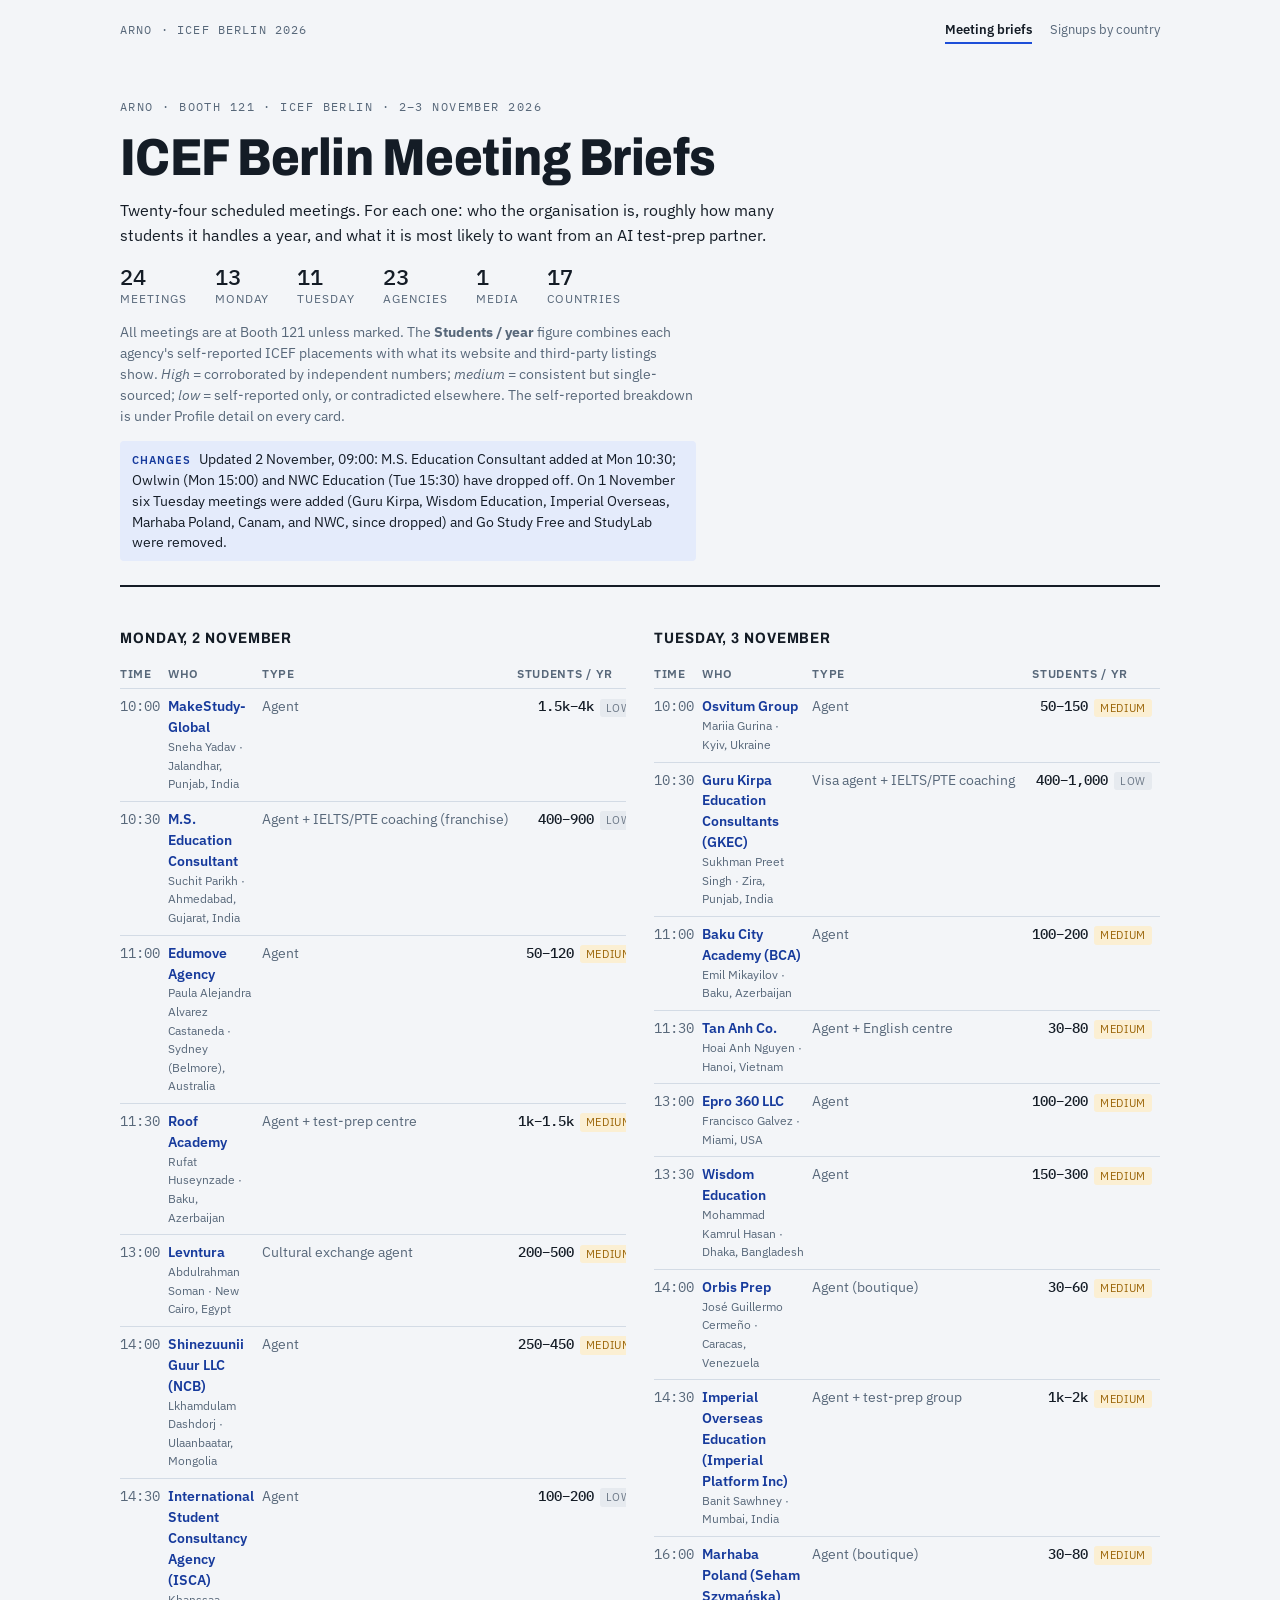
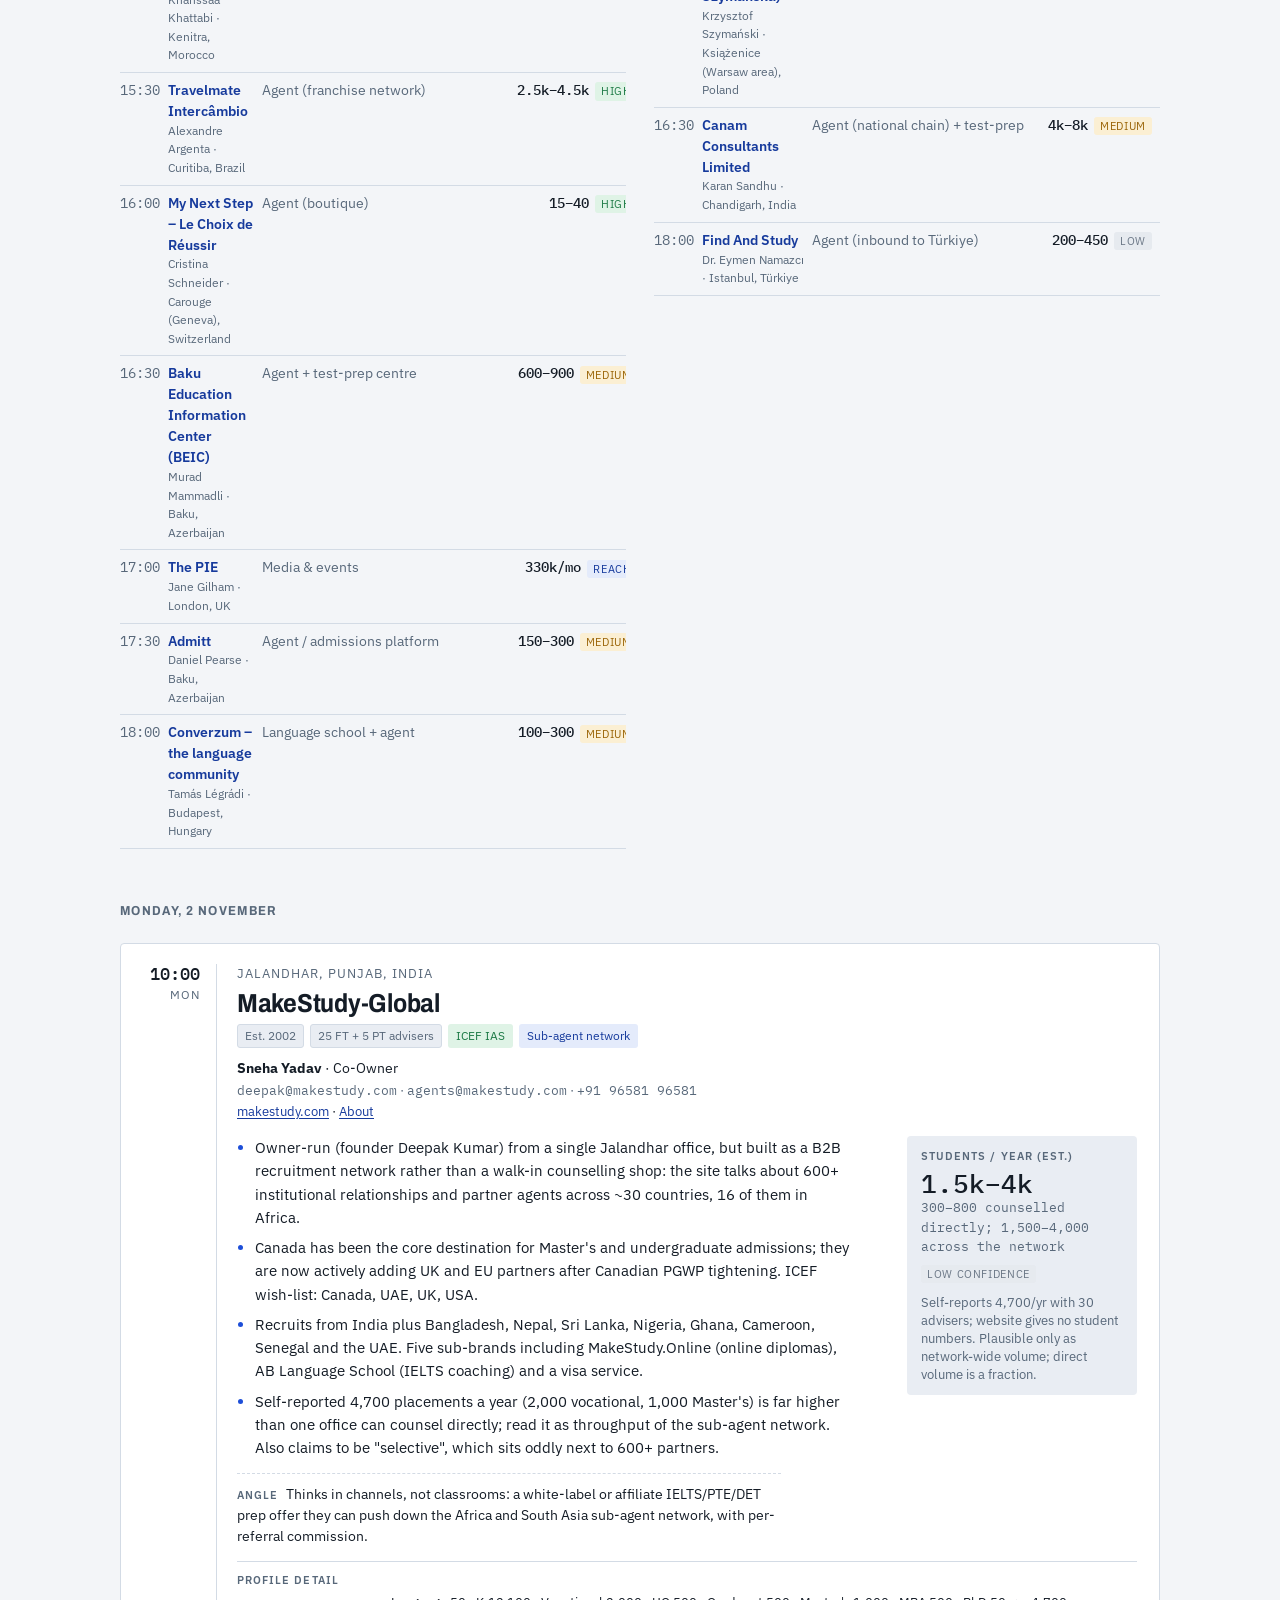
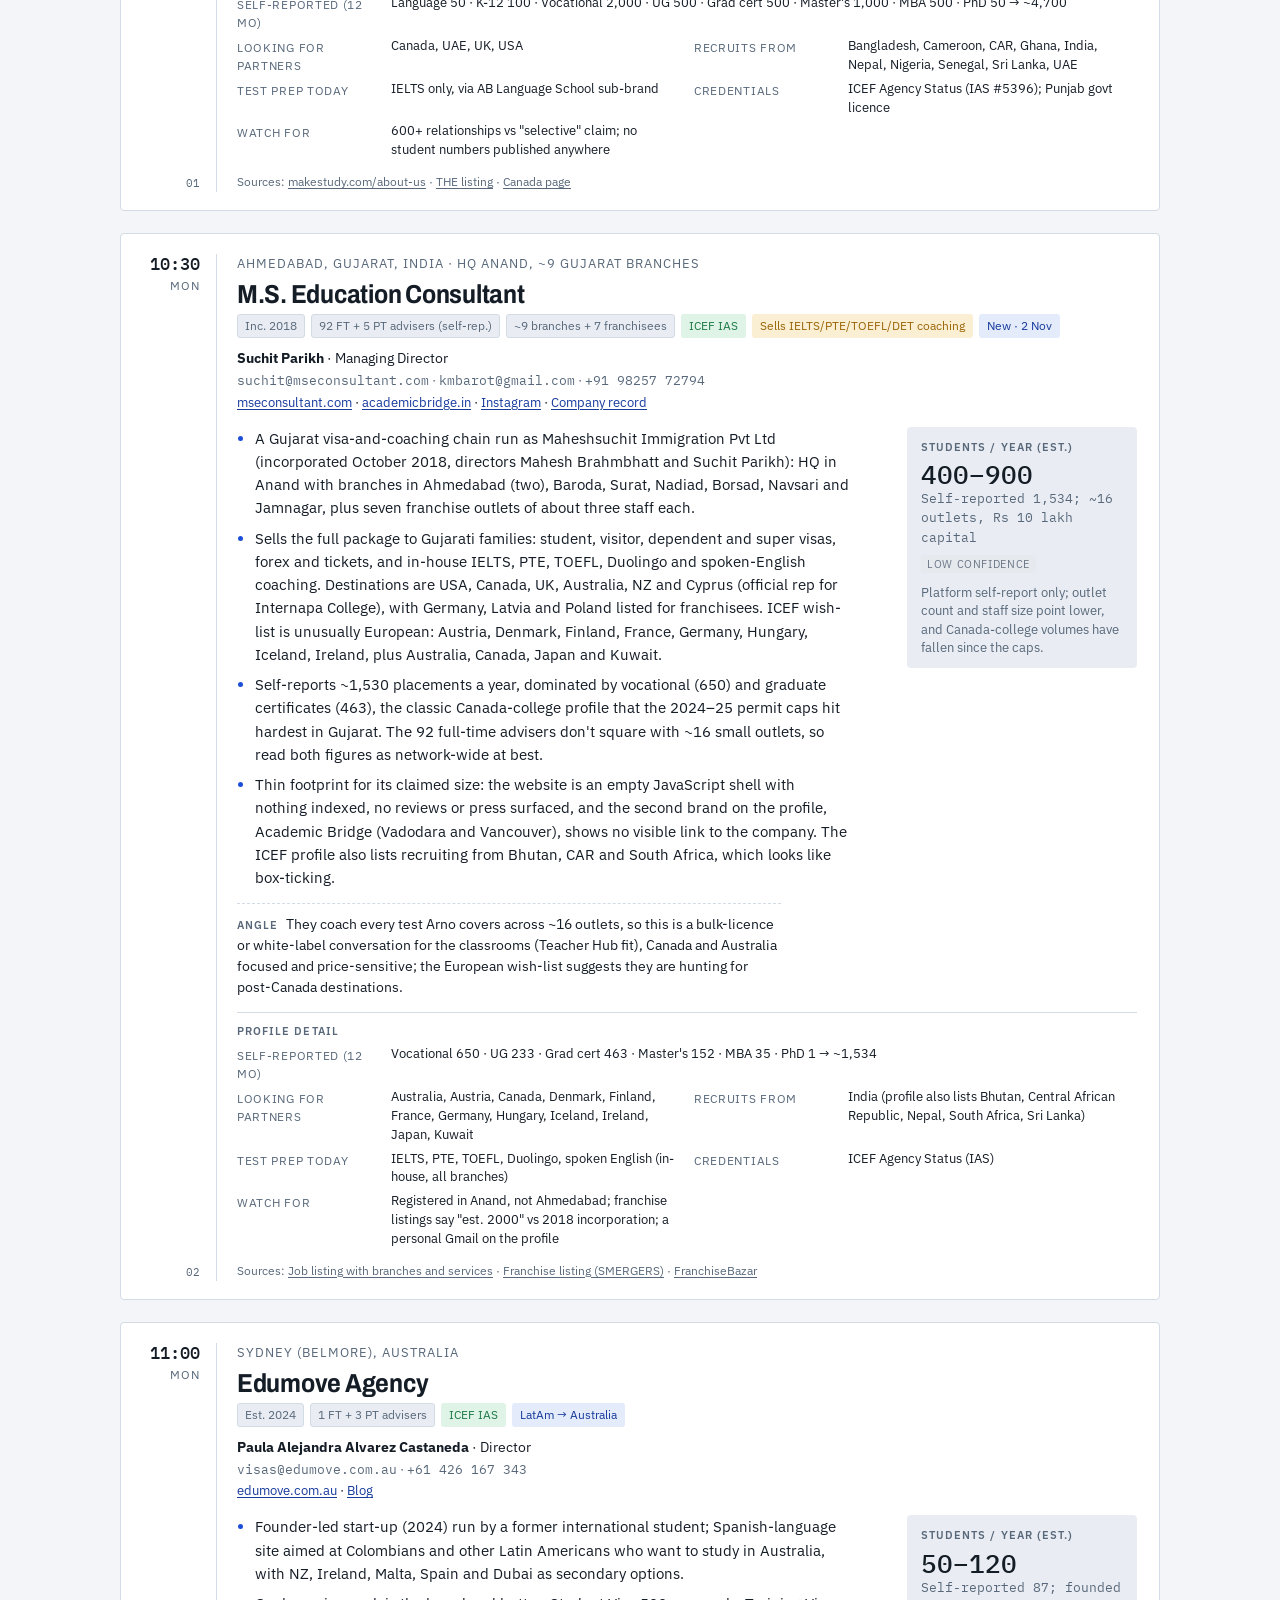
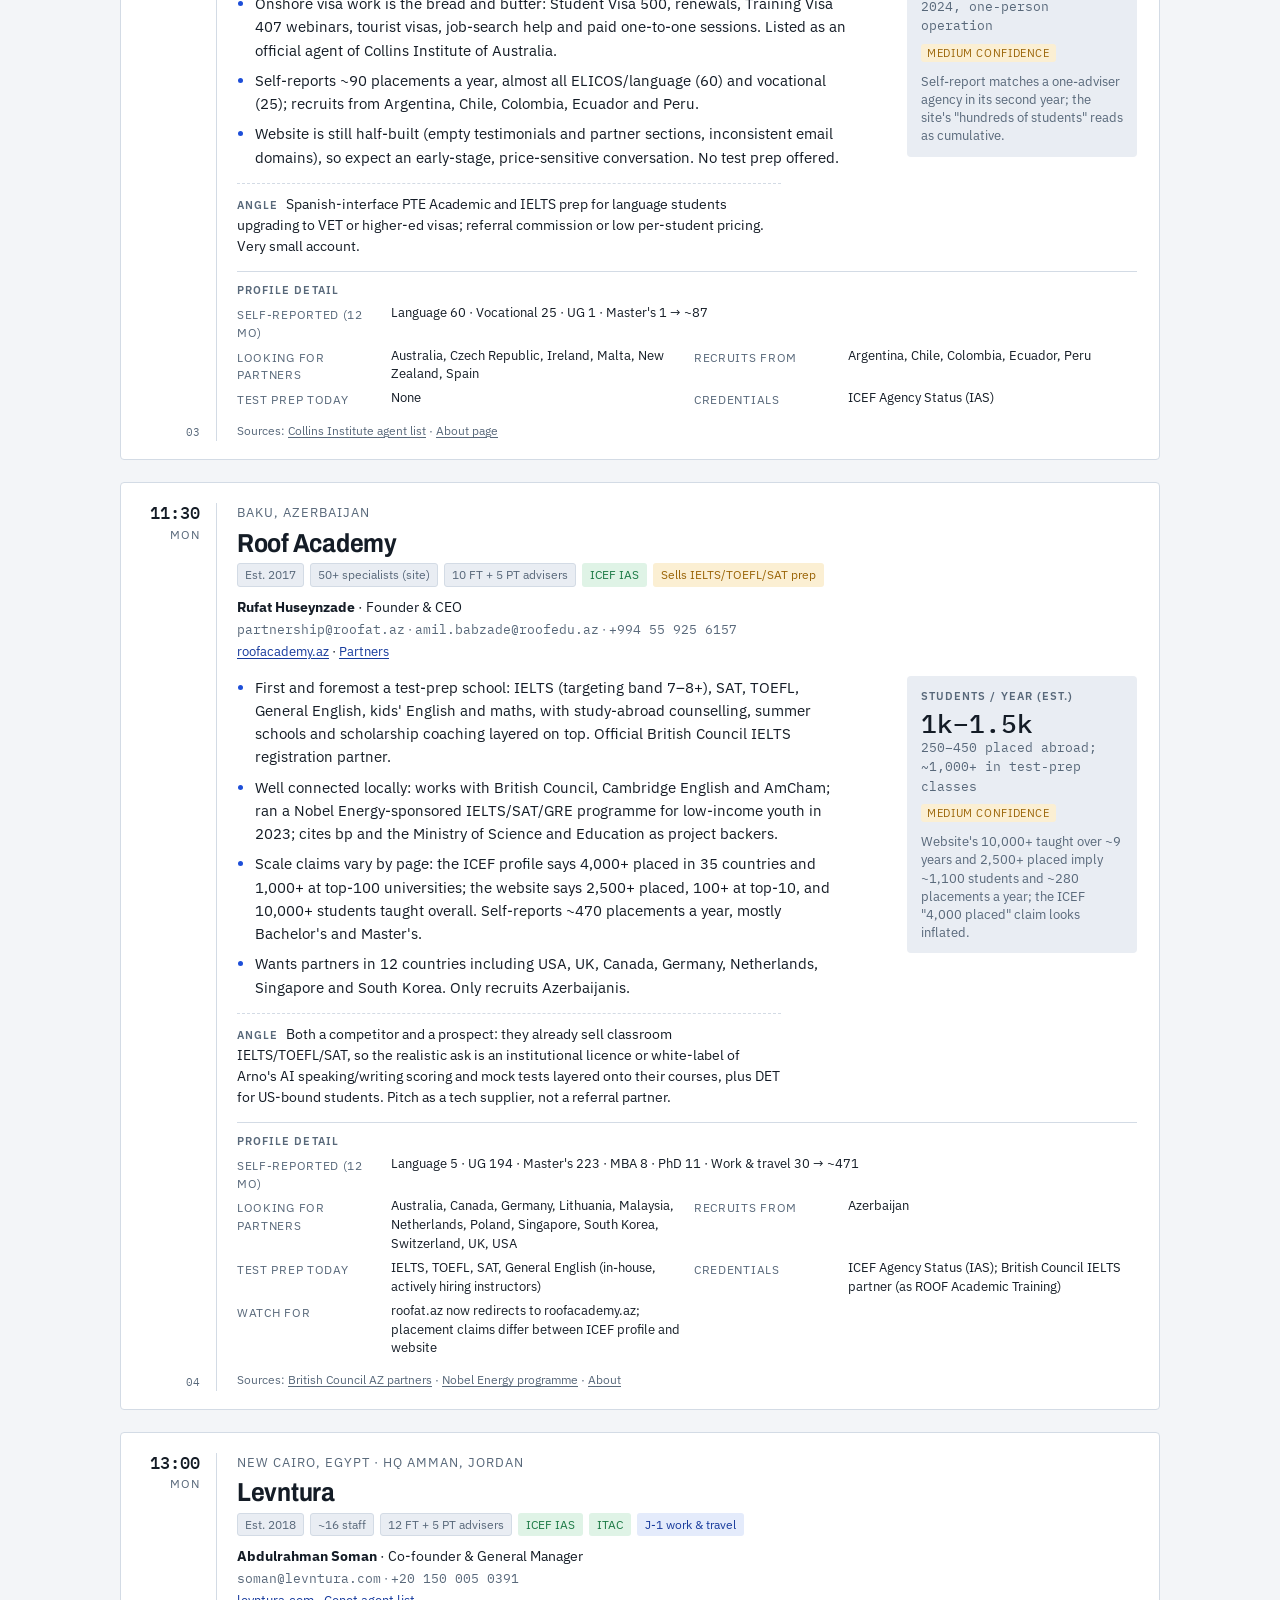
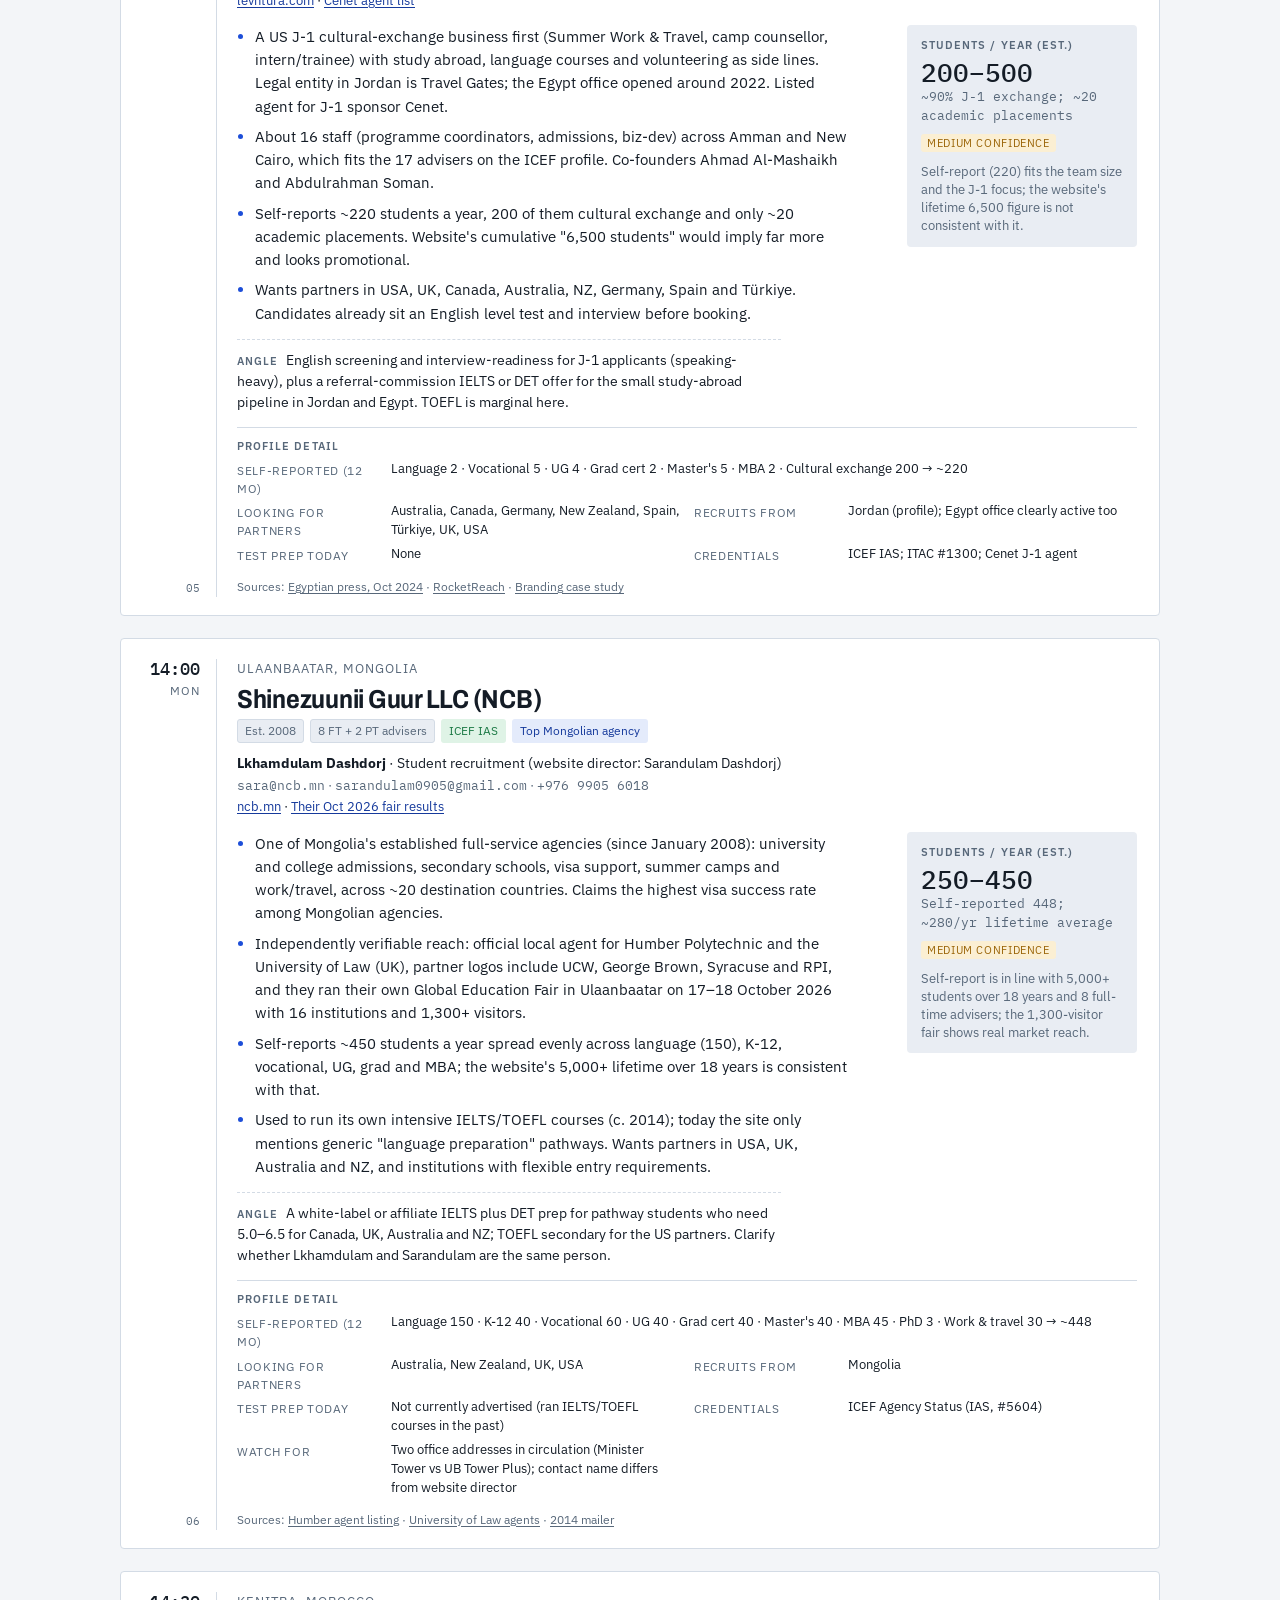
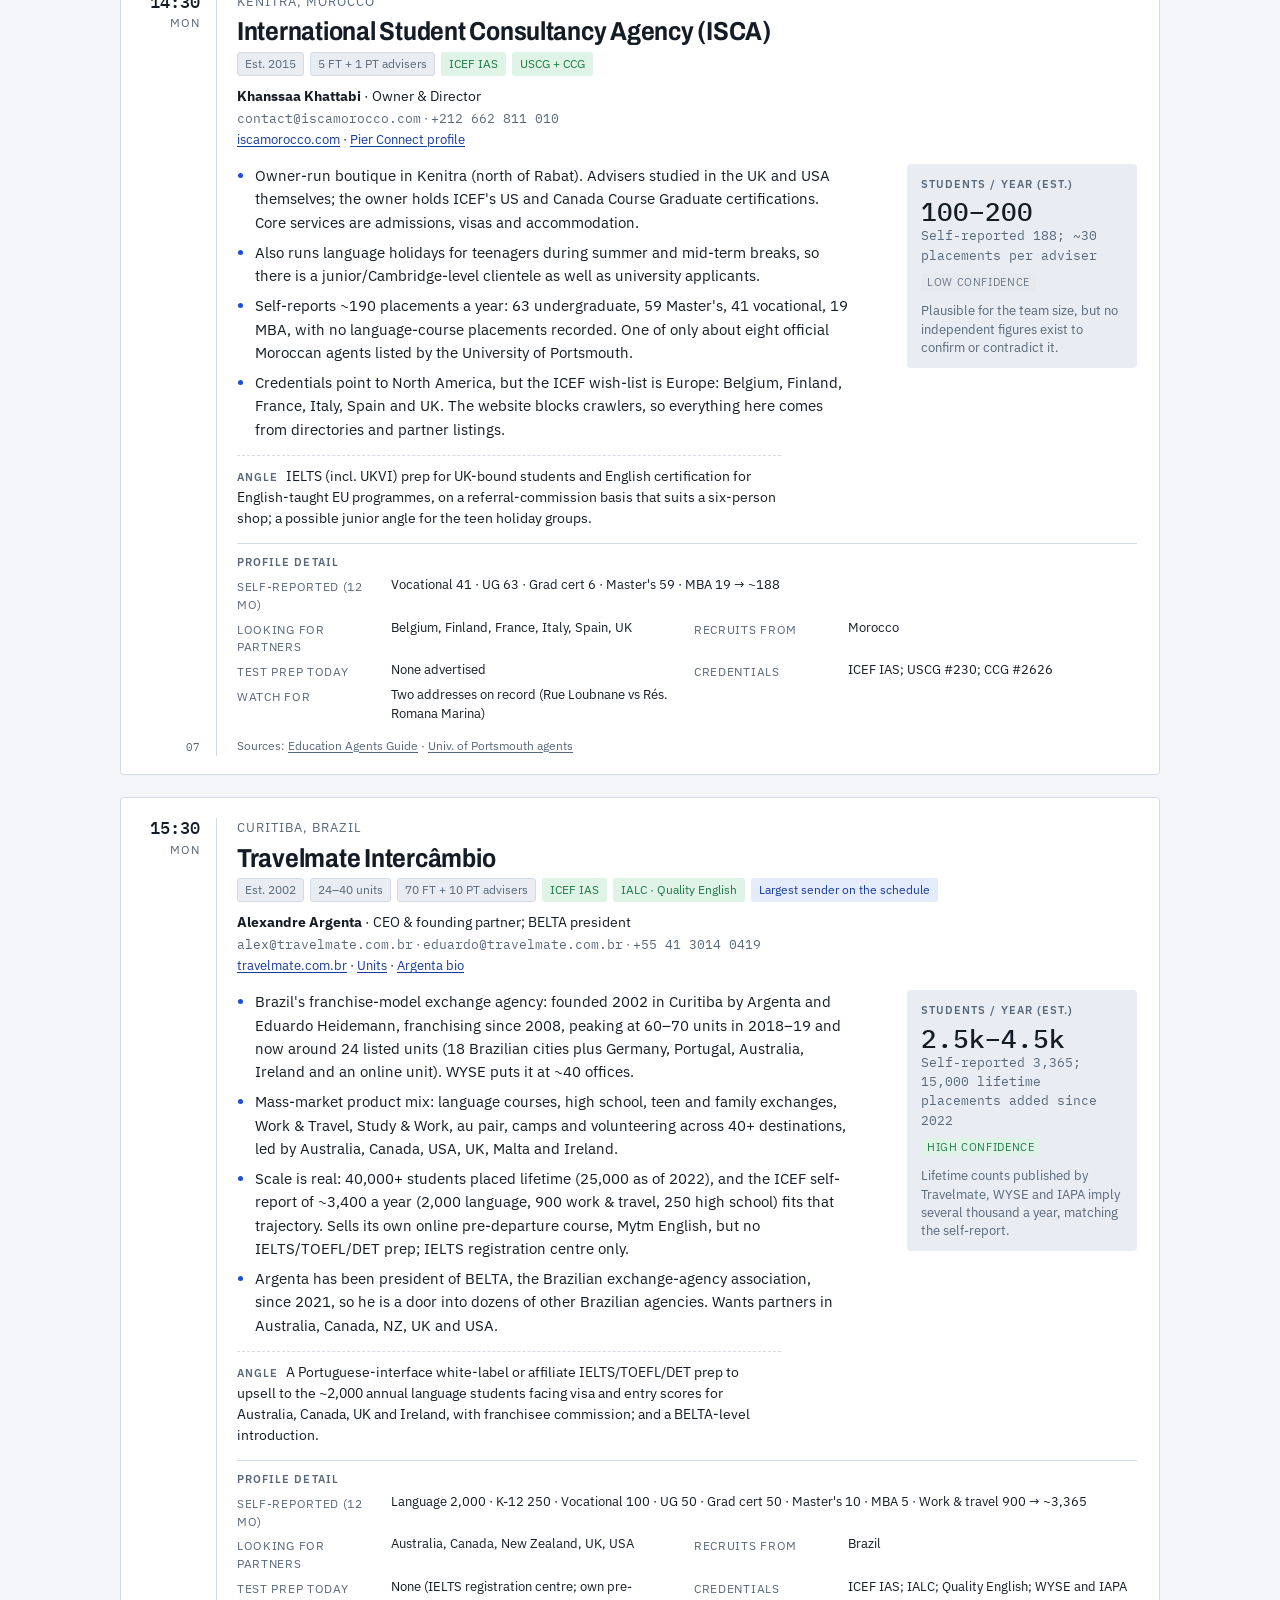
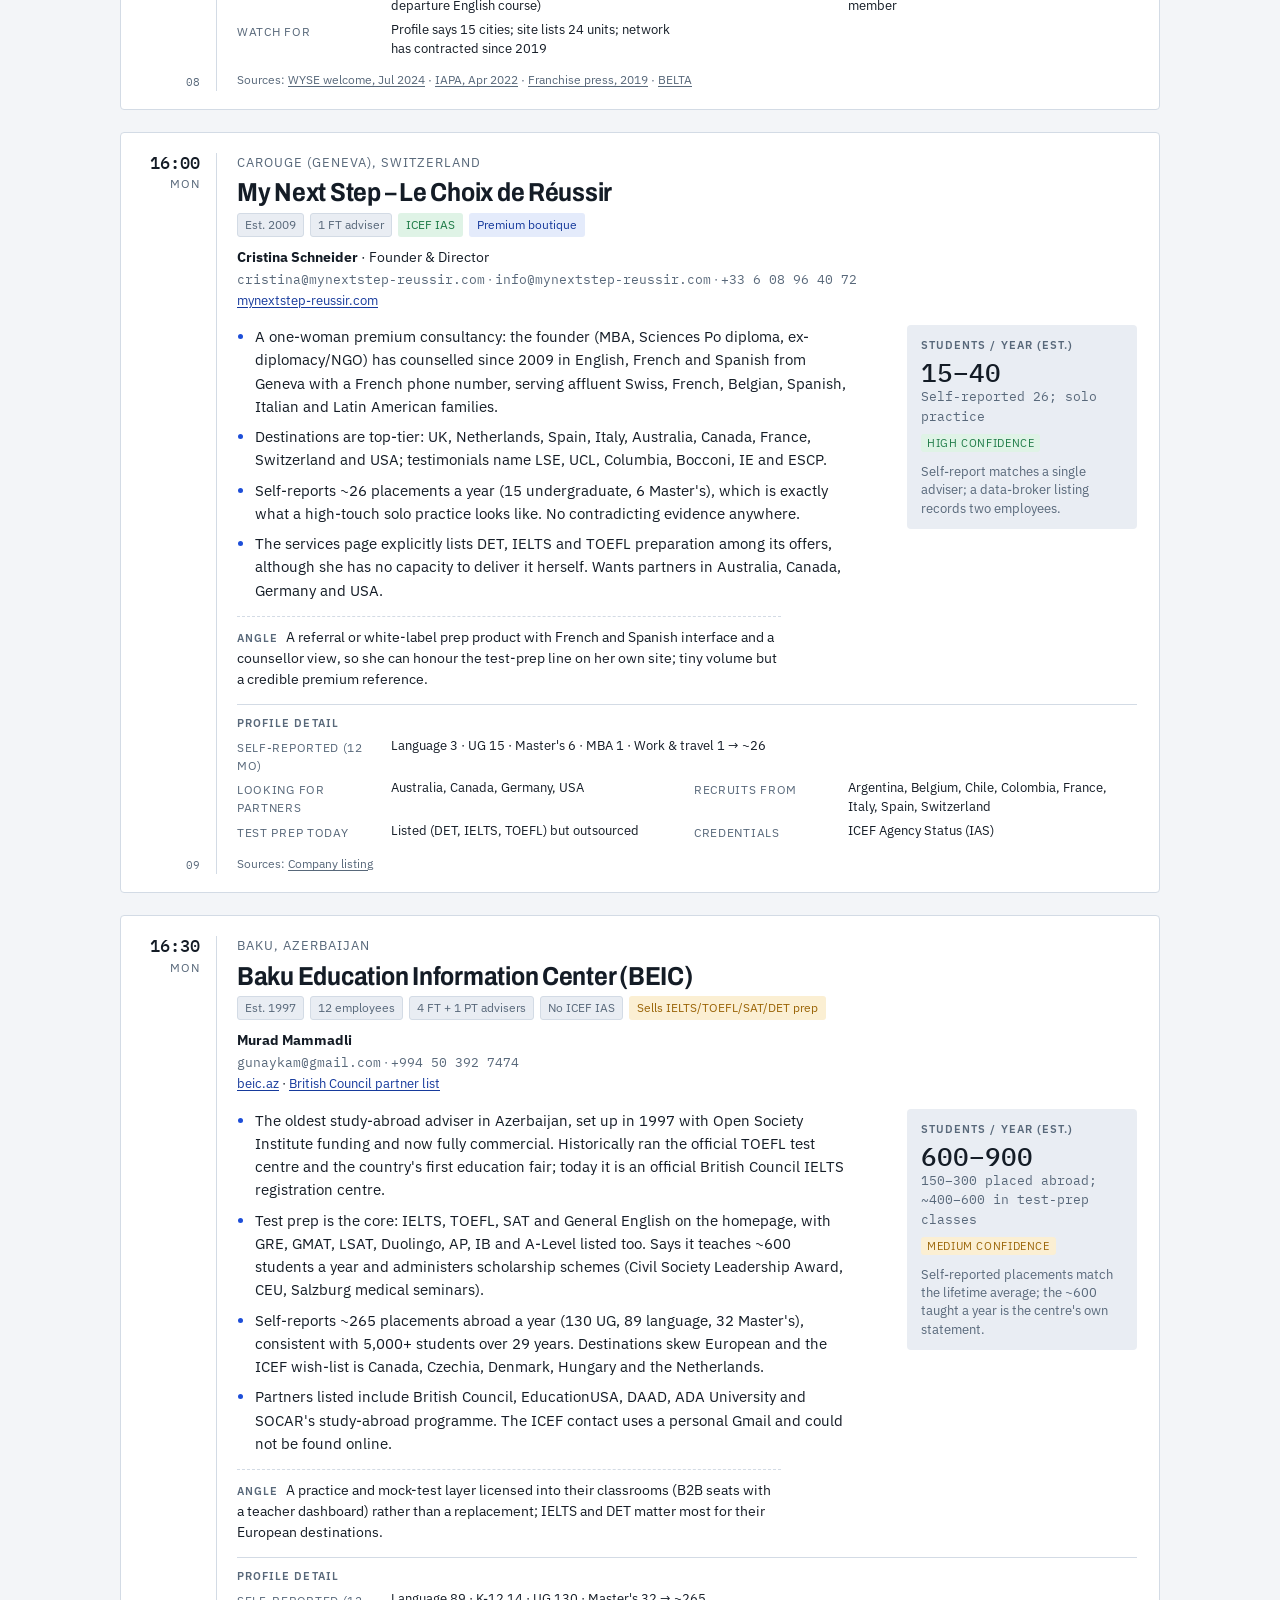
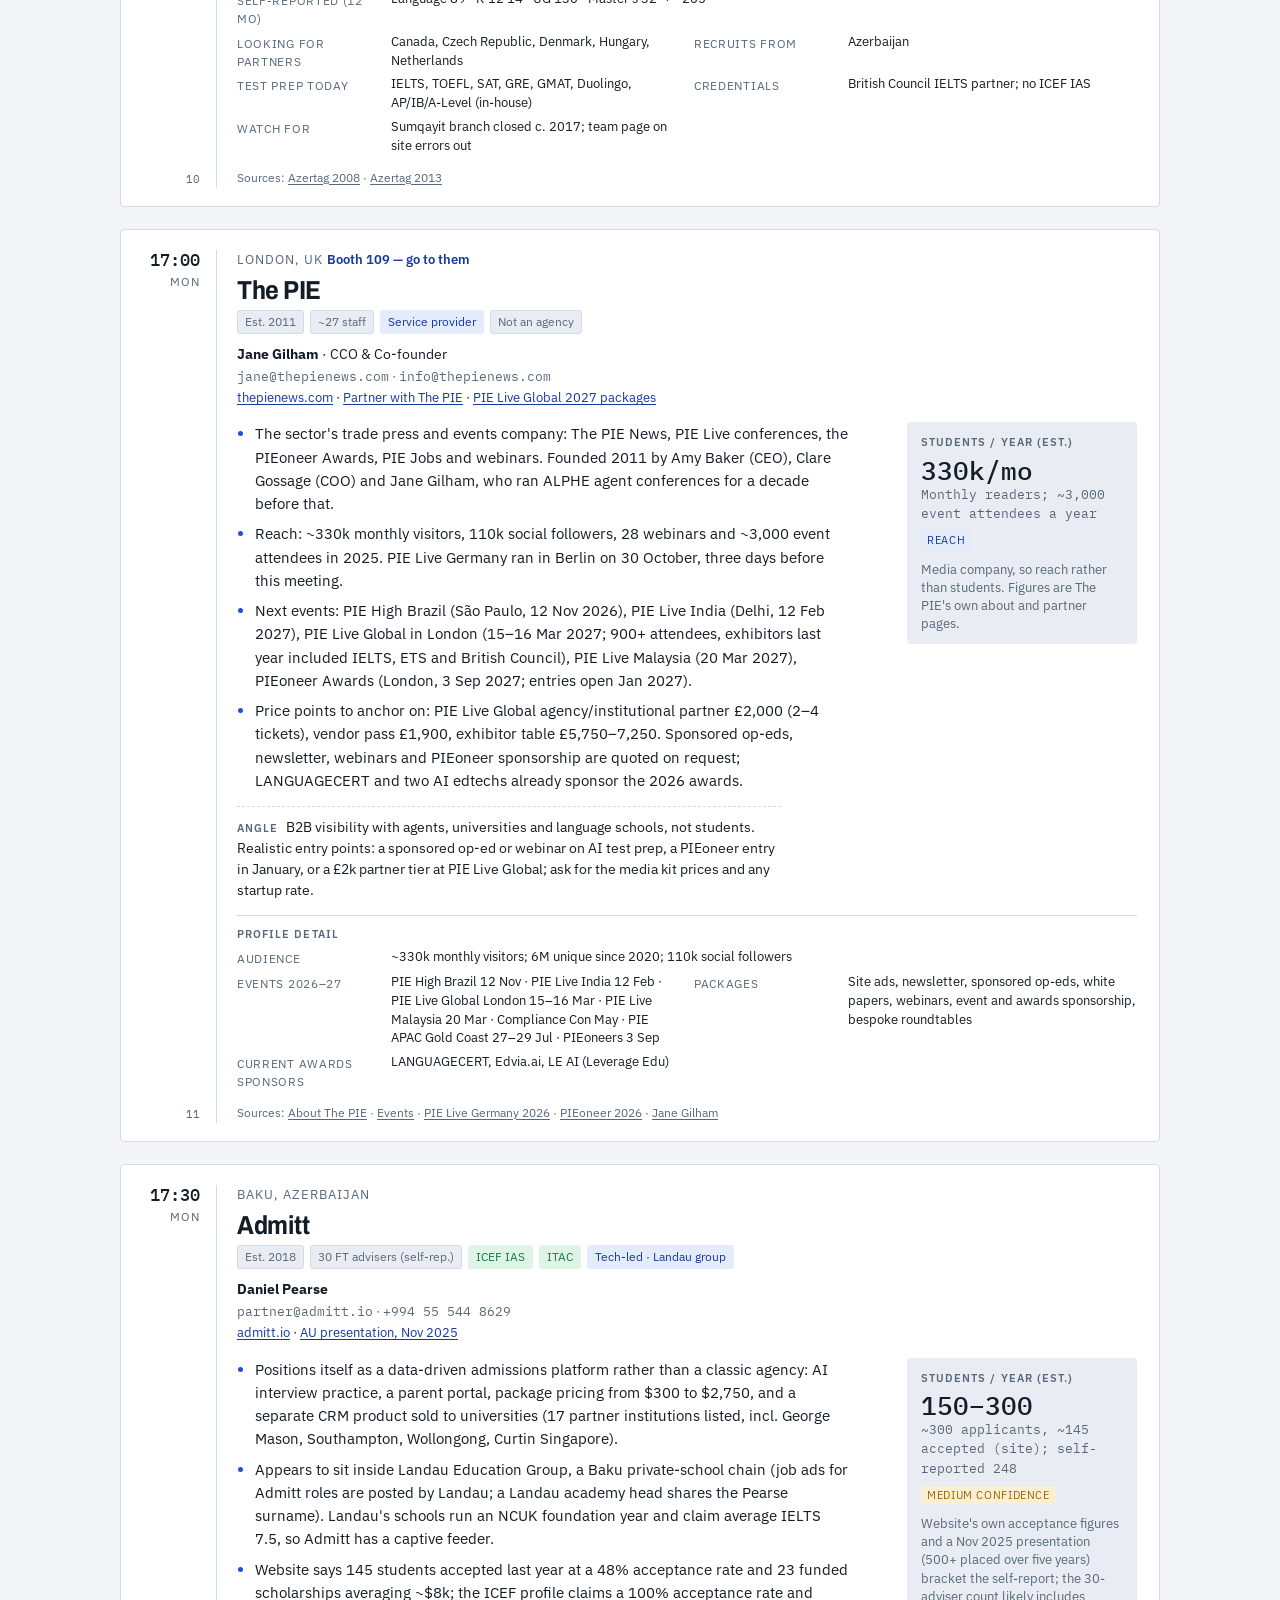
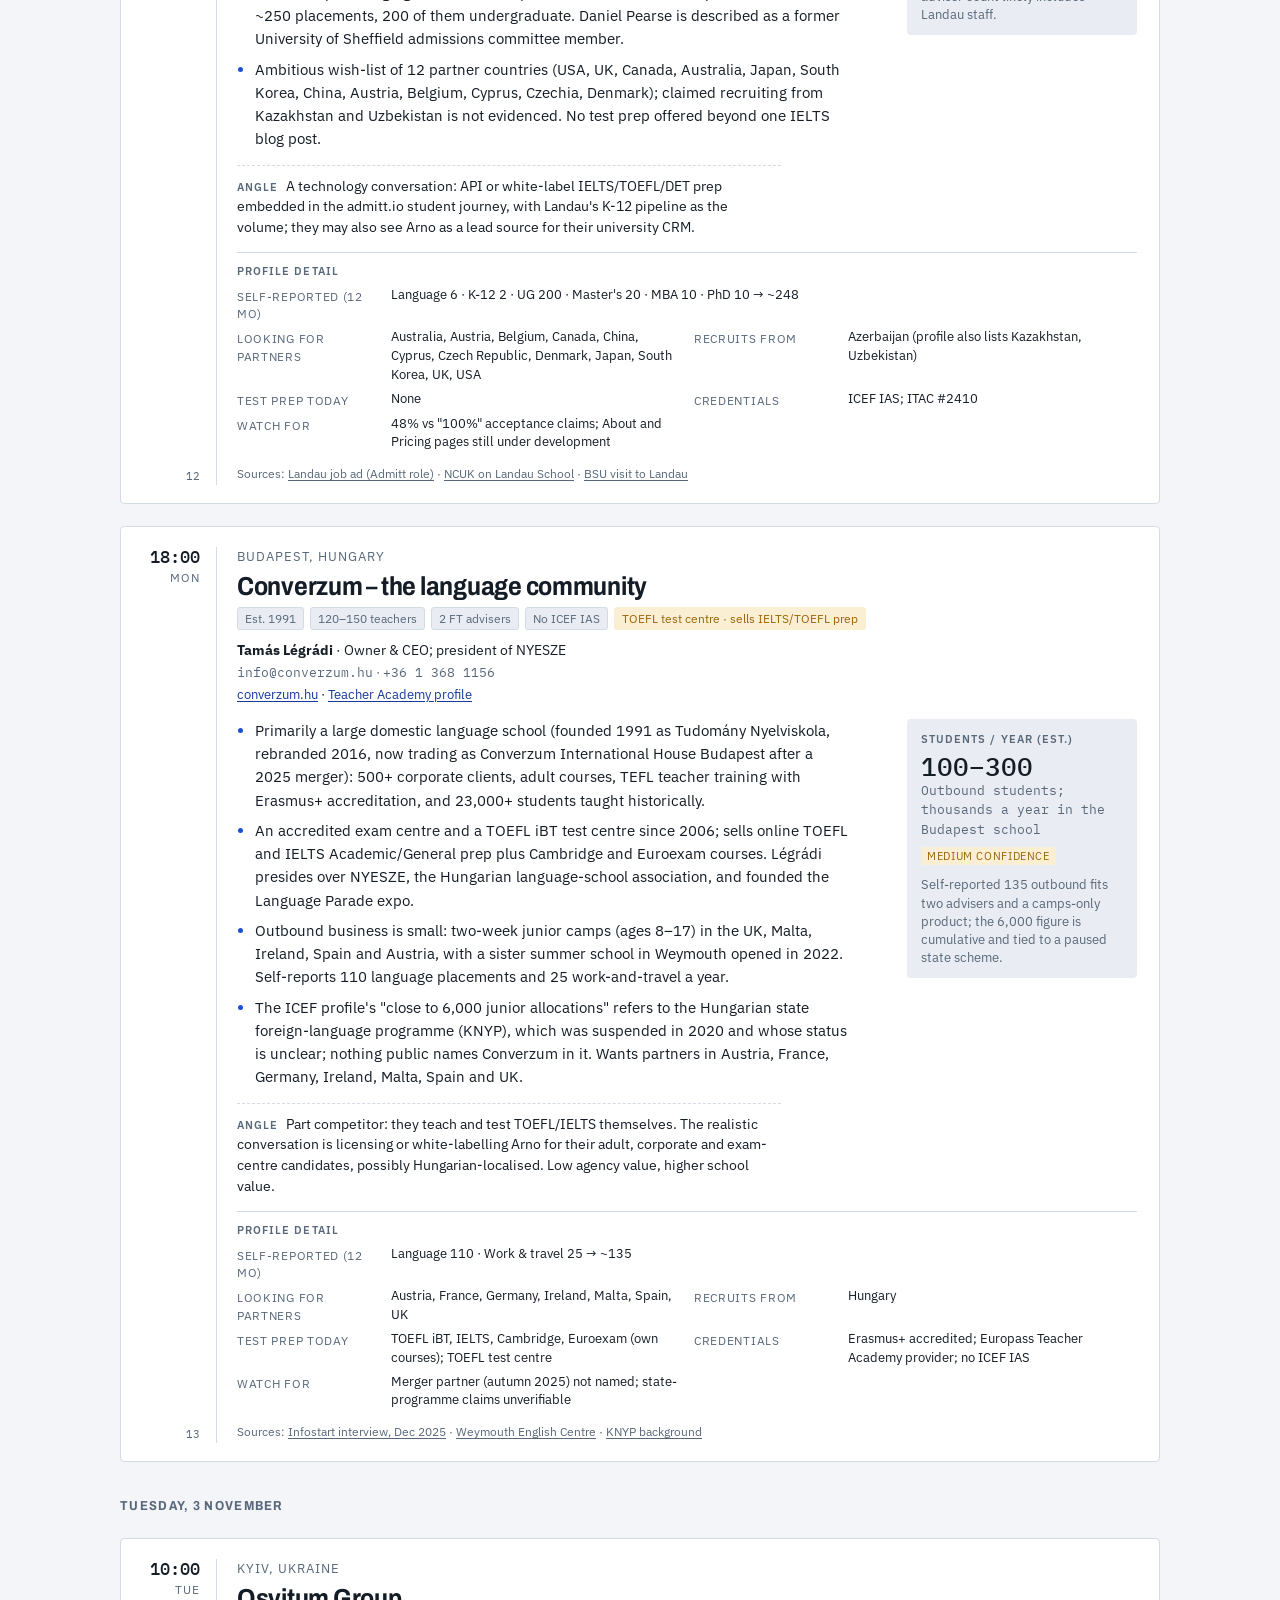
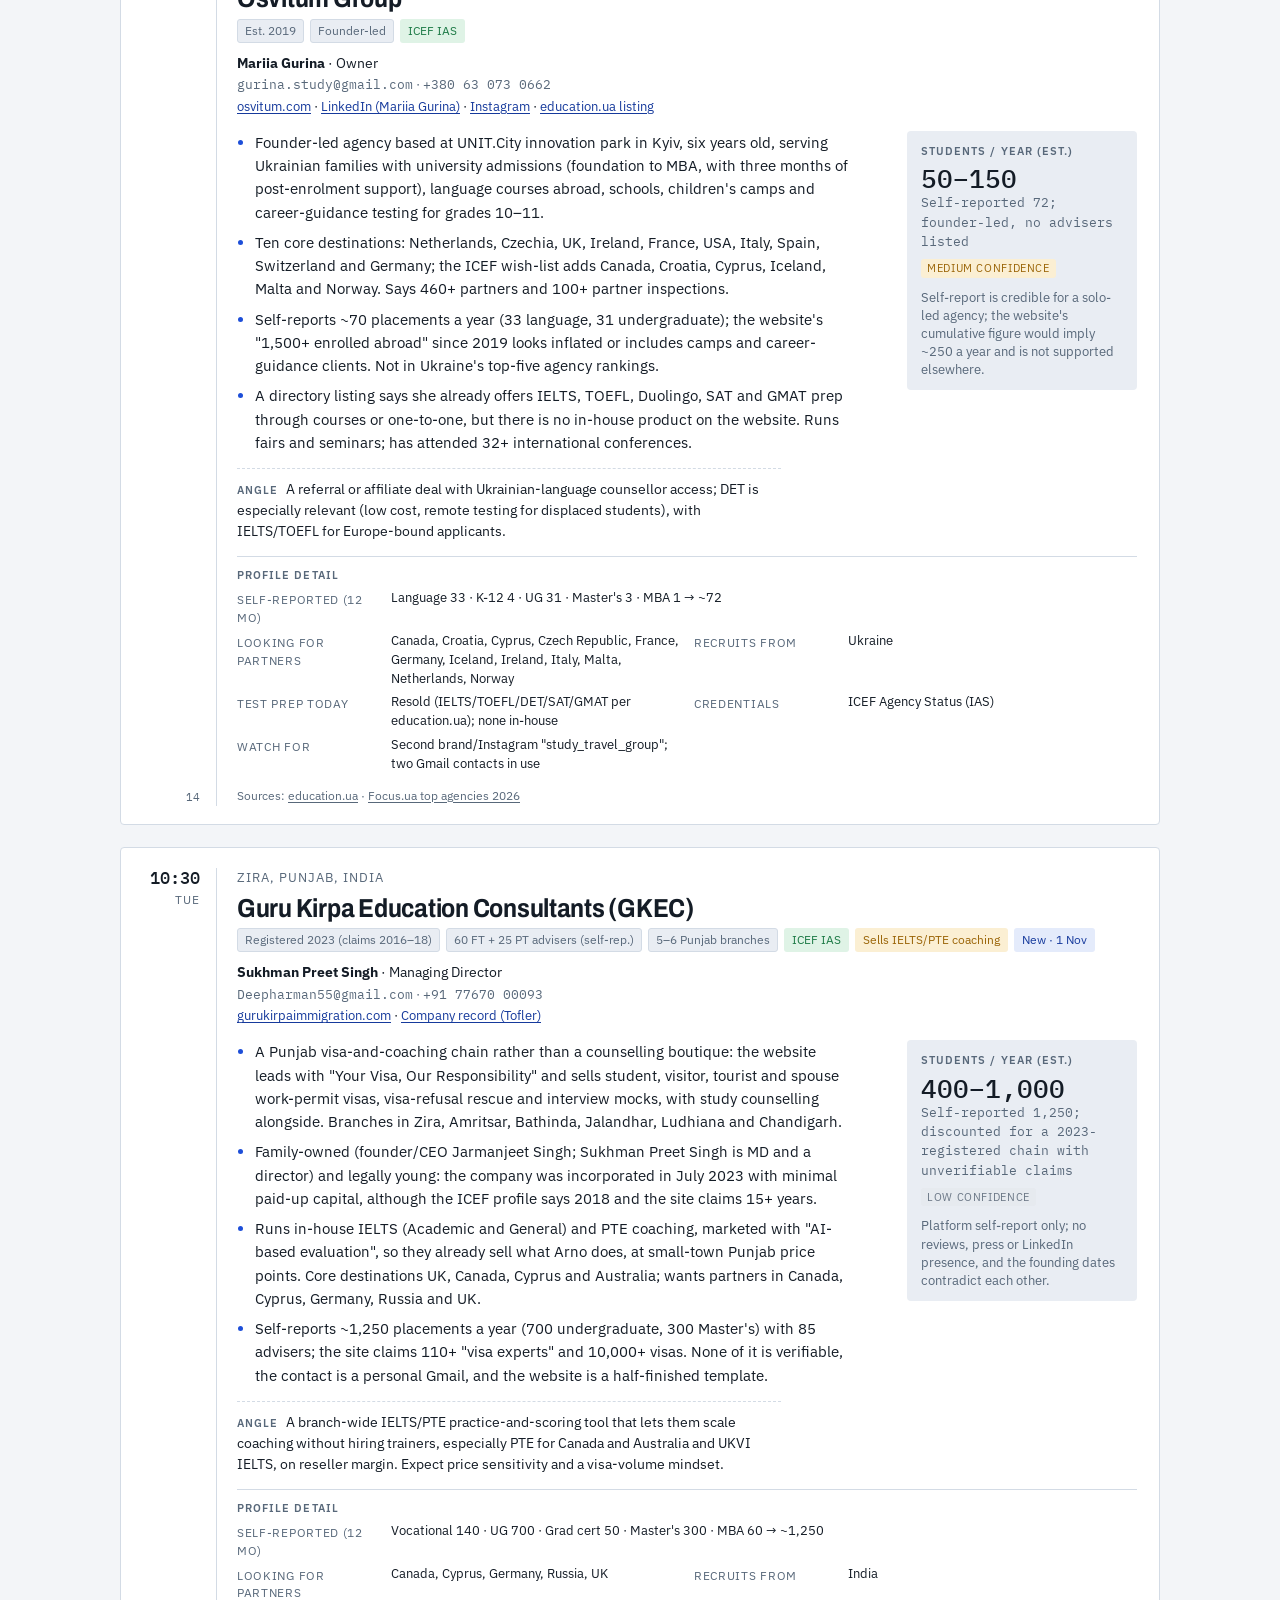
<file: index.html>
<!doctype html>
<html lang="en">
<head>
<meta charset="utf-8">
<meta name="viewport" content="width=device-width, initial-scale=1, viewport-fit=cover">
<title>ICEF Berlin Meeting Briefs</title>
<meta name="robots" content="noindex, nofollow">
<link rel="preconnect" href="https://fonts.googleapis.com">
<link rel="stylesheet" href="https://fonts.googleapis.com/css2?family=Archivo:wdth,wght@75..100,500..800&family=IBM+Plex+Sans:wght@400;500;600&family=IBM+Plex+Mono:wght@400;500&display=swap">
<style>
html { color-scheme: light dark; }
body { margin: 0; }
img { max-width: 100%; }
[hidden] { display: none !important; }
/* Layout: a briefing book — one column, each meeting as a planner row with a time rail on the left and the brief on the right. */
:root {
  --bg: #f3f5f8;
  --surface: #ffffff;
  --surface-2: #e9edf3;
  --fg: #141c26;
  --muted: #58687a;
  --line: #d3dbe5;
  --accent: #1d4ed8;
  --accent-ink: #163a9c;
  --accent-soft: #e4ebfb;
  --ok: #1d7a46;
  --ok-soft: #dff3e6;
  --warn: #9a6407;
  --warn-soft: #fbefd3;
  --low: #6b7786;
  --low-soft: #e6eaef;
  --display: "Archivo", "Helvetica Neue", Arial, sans-serif;
  --body: "IBM Plex Sans", "Segoe UI", Roboto, system-ui, sans-serif;
  --mono: "IBM Plex Mono", ui-monospace, "SF Mono", Menlo, Consolas, monospace;
  color-scheme: light;
}
@media (prefers-color-scheme: dark) {
  :root:not([data-theme="light"]) {
    --bg: #0e1319; --surface: #161d26; --surface-2: #1f2834; --fg: #e8edf3; --muted: #98a5b4;
    --line: #2a3542; --accent: #8fabff; --accent-ink: #b8c8ff; --accent-soft: #1b2744;
    --ok: #5fd08a; --ok-soft: #14301f; --warn: #e8b454; --warn-soft: #3a2a0c; --low: #9aa6b4; --low-soft: #222b36;
    color-scheme: dark;
  }
}
:root[data-theme="dark"] {
  --bg: #0e1319; --surface: #161d26; --surface-2: #1f2834; --fg: #e8edf3; --muted: #98a5b4;
  --line: #2a3542; --accent: #8fabff; --accent-ink: #b8c8ff; --accent-soft: #1b2744;
  --ok: #5fd08a; --ok-soft: #14301f; --warn: #e8b454; --warn-soft: #3a2a0c; --low: #9aa6b4; --low-soft: #222b36;
  color-scheme: dark;
}

* { box-sizing: border-box; }
body {
  background: var(--bg);
  color: var(--fg);
  font-family: var(--body);
  font-size: 15px;
  line-height: 1.55;
  padding-left: max(16px, env(safe-area-inset-left, 0px));
  padding-right: max(16px, env(safe-area-inset-right, 0px));
  padding-block: 0 48px;
}
a { color: var(--accent-ink); text-decoration: underline; text-decoration-thickness: 1px; text-underline-offset: 2px; }
a:hover { color: var(--accent); }
a:focus-visible, summary:focus-visible { outline: 2px solid var(--accent); outline-offset: 2px; border-radius: 2px; }
.mono { font-family: var(--mono); font-variant-numeric: tabular-nums; }
.sel { user-select: all; }
h1, h2, h3 { font-family: var(--display); font-variation-settings: "wdth" 88; letter-spacing: -0.01em; text-wrap: balance; margin: 0; }

.page { max-width: 1040px; margin: 0 auto; display: flex; flex-direction: column; gap: 40px; }

/* Masthead */
.masthead { padding-top: 36px; border-bottom: 2px solid var(--fg); padding-bottom: 24px; display: flex; flex-direction: column; gap: 14px; }
.eyebrow { font-size: 12px; letter-spacing: 0.12em; text-transform: uppercase; color: var(--muted); }
.masthead h1 { font-size: clamp(32px, 5vw, 52px); font-weight: 800; line-height: 1.02; }
.lede { max-width: 66ch; margin: 0; font-size: 16px; color: var(--fg); }
.stats { display: flex; flex-wrap: wrap; gap: 8px 28px; margin-top: 4px; }
.stat .v { font-size: 22px; font-weight: 500; line-height: 1.1; }
.stat .k { font-size: 12px; color: var(--muted); text-transform: uppercase; letter-spacing: 0.08em; }
.howto { margin: 0; max-width: 72ch; font-size: 13.5px; color: var(--muted); }

/* Index tables */
.indexes { display: grid; grid-template-columns: 1fr 1fr; gap: 28px; align-items: start; }
.idx { min-width: 0; }
.idx h3 { font-size: 15px; font-weight: 700; text-transform: uppercase; letter-spacing: 0.06em; margin-bottom: 8px; }
.tablewrap { overflow-x: auto; }
table.index { width: 100%; border-collapse: collapse; font-size: 13.5px; }
table.index th { text-align: left; font-weight: 600; font-size: 11.5px; text-transform: uppercase; letter-spacing: 0.06em; color: var(--muted); padding: 6px 8px 6px 0; border-bottom: 1px solid var(--line); }
table.index td { padding: 7px 8px 7px 0; border-bottom: 1px solid var(--line); vertical-align: top; }
table.index td.t { font-family: var(--mono); white-space: nowrap; font-variant-numeric: tabular-nums; color: var(--muted); width: 1%; }
table.index td.org a { font-weight: 600; text-decoration: none; }
table.index td.org a:hover { text-decoration: underline; }
table.index td.org .sub { display: block; font-size: 12px; color: var(--muted); }
table.index td.kind { color: var(--muted); white-space: nowrap; width: 1%; }
table.index td.est { white-space: nowrap; width: 1%; text-align: right; }
table.index td.est .num { font-family: var(--mono); font-weight: 500; font-variant-numeric: tabular-nums; }
.conf { display: inline-block; font-size: 10.5px; text-transform: uppercase; letter-spacing: 0.06em; padding: 1px 6px; border-radius: 3px; margin-left: 6px; vertical-align: middle; }
.conf-high { background: var(--ok-soft); color: var(--ok); }
.conf-medium { background: var(--warn-soft); color: var(--warn); }
.conf-low { background: var(--low-soft); color: var(--low); }
.conf-na { background: var(--accent-soft); color: var(--accent-ink); }

/* Meetings */
.meetings { display: flex; flex-direction: column; gap: 22px; }
.dayhead { font-size: 13px; font-weight: 700; text-transform: uppercase; letter-spacing: 0.1em; color: var(--muted); padding-top: 12px; }
.dayhead + .meeting, .meeting + .meeting { margin: 0; }
.meeting { display: grid; grid-template-columns: 96px 1fr; gap: 20px; background: var(--surface); border: 1px solid var(--line); border-radius: 4px; padding: 20px 22px 18px 0; scroll-margin-top: 16px; }
.rail { display: flex; flex-direction: column; align-items: flex-end; padding-right: 16px; border-right: 1px solid var(--line); gap: 2px; }
.rail .time { font-size: 17px; font-weight: 500; line-height: 1.2; }
.rail .day { font-size: 11.5px; text-transform: uppercase; letter-spacing: 0.08em; color: var(--muted); }
.rail .n { margin-top: auto; font-size: 11px; color: var(--muted); padding-top: 12px; }
.body { min-width: 0; display: flex; flex-direction: column; gap: 14px; }
.meeting header { display: flex; flex-direction: column; gap: 6px; }
.kicker { font-size: 12.5px; text-transform: uppercase; letter-spacing: 0.08em; color: var(--muted); }
.locnote { text-transform: none; letter-spacing: 0; color: var(--accent-ink); font-weight: 600; }
.meeting h2 { font-size: 26px; font-weight: 700; line-height: 1.1; }
.badges { display: flex; flex-wrap: wrap; gap: 6px; }
.badge { font-size: 11.5px; padding: 2px 7px; border: 1px solid var(--line); border-radius: 3px; color: var(--muted); background: var(--surface-2); white-space: nowrap; }
.badge.ok { border-color: transparent; background: var(--ok-soft); color: var(--ok); }
.badge.accent { border-color: transparent; background: var(--accent-soft); color: var(--accent-ink); }
.badge.warn { border-color: transparent; background: var(--warn-soft); color: var(--warn); }
.contact { display: flex; flex-direction: column; gap: 2px; font-size: 13.5px; margin-top: 4px; }
.contact .who { color: var(--fg); }
.contact .bits { font-size: 12.5px; color: var(--muted); word-break: break-word; }
.contact .links { font-size: 13px; }

.grid { display: grid; grid-template-columns: minmax(0, 1fr) 230px; gap: 22px; align-items: start; }
.summary { min-width: 0; }
.bullets { margin: 0; padding-left: 18px; display: flex; flex-direction: column; gap: 7px; max-width: 68ch; }
.bullets li::marker { color: var(--accent); }
.angle { margin: 14px 0 0; font-size: 13.5px; max-width: 68ch; color: var(--fg); padding-top: 10px; border-top: 1px dashed var(--line); }
.lbl { font-size: 10.5px; text-transform: uppercase; letter-spacing: 0.1em; color: var(--muted); font-weight: 600; display: inline-block; margin-right: 8px; }
.estimate { background: var(--surface-2); border-radius: 4px; padding: 12px 14px 12px; display: flex; flex-direction: column; gap: 2px; }
.estimate .lbl { margin: 0 0 4px; }
.estimate .num { font-family: var(--mono); font-size: 26px; font-weight: 500; line-height: 1; font-variant-numeric: tabular-nums; }
.estimate .range { font-size: 12.5px; color: var(--muted); font-family: var(--mono); }
.estimate .conf { margin: 6px 0 0; align-self: flex-start; }
.estimate .basis { margin: 8px 0 0; font-size: 12.5px; color: var(--muted); line-height: 1.45; }

.more { border-top: 1px solid var(--line); padding-top: 10px; }
.more > .lbl { display: block; margin: 0 0 6px; }
.facts { margin: 0; display: grid; grid-template-columns: 140px minmax(0, 1fr) 140px minmax(0, 1fr); gap: 5px 14px; font-size: 13px; align-items: start; }
.facts dt { color: var(--muted); font-size: 11.5px; text-transform: uppercase; letter-spacing: 0.06em; padding-top: 2px; }
.facts dd { margin: 0; min-width: 0; line-height: 1.45; }
.facts dt:first-of-type + dd { grid-column: 2 / -1; }
@media (max-width: 940px) {
  .facts { grid-template-columns: 140px minmax(0, 1fr); }
  .facts dt:first-of-type + dd { grid-column: auto; }
}
.sources { margin: 12px 0 0; font-size: 12px; color: var(--muted); line-height: 1.7; }
.sources a { color: var(--muted); }
.sources a:hover { color: var(--accent); }

.foot { font-size: 12.5px; color: var(--muted); border-top: 1px solid var(--line); padding-top: 14px; max-width: 72ch; }
.foot p { margin: 0; }

@media (max-width: 760px) {
  .indexes { grid-template-columns: 1fr; }
  table.index td.kind { white-space: normal; width: auto; }
  table.index td.est { white-space: normal; }
  table.index td.est .conf { display: block; margin: 4px 0 0; width: max-content; margin-left: auto; }
  .meeting { grid-template-columns: 1fr; padding: 14px 16px 14px; gap: 12px; }
  .rail { flex-direction: row; align-items: baseline; justify-content: flex-start; gap: 12px; padding: 0 0 10px; border-right: 0; border-bottom: 1px solid var(--line); }
  .rail .n { margin-top: 0; margin-left: auto; padding-top: 0; }
  .grid { grid-template-columns: 1fr; }
  .facts { grid-template-columns: 1fr; gap: 2px 0; }
  .facts dt:first-of-type + dd { grid-column: auto; }
  .facts dd { margin-bottom: 8px; }
  .meeting h2 { font-size: 22px; }
}
@media (prefers-reduced-motion: no-preference) {
  html { scroll-behavior: smooth; }
}

/* Site nav (shared by both pages) */
.sitenav { display: flex; flex-wrap: wrap; align-items: baseline; gap: 6px 18px; padding-top: 18px; margin-bottom: -22px; font-size: 13px; }
.sitenav .brand { color: var(--muted); font-size: 11.5px; letter-spacing: 0.1em; text-transform: uppercase; margin-right: auto; }
.sitenav a { text-decoration: none; color: var(--muted); padding: 2px 0; border-bottom: 2px solid transparent; }
.sitenav a:hover { color: var(--fg); }
.sitenav a[aria-current="page"] { color: var(--fg); font-weight: 600; border-bottom-color: var(--accent); }

/* Signups page */
.notes { margin: 6px 0 0; padding-left: 18px; max-width: 72ch; font-size: 13.5px; color: var(--muted); display: flex; flex-direction: column; gap: 4px; }
.notes li::marker { color: var(--line); }
.controls { display: flex; flex-wrap: wrap; align-items: center; gap: 10px 18px; margin-top: -8px; }
.controls .search { display: flex; align-items: center; gap: 8px; }
.controls .search .lbl { margin: 0; }
.controls input[type="search"] { font: inherit; font-size: 14px; padding: 6px 10px; border: 1px solid var(--line); border-radius: 4px; background: var(--surface); color: var(--fg); min-width: 200px; }
.controls input[type="search"]:focus-visible { outline: 2px solid var(--accent); outline-offset: 1px; }
.chips { display: flex; flex-wrap: wrap; gap: 6px; }
.chip { font: inherit; font-size: 12.5px; padding: 4px 10px; border: 1px solid var(--line); border-radius: 999px; background: var(--surface); color: var(--muted); cursor: pointer; }
.chip:hover { color: var(--fg); }
.chip.is-on { background: var(--accent-soft); border-color: transparent; color: var(--accent-ink); font-weight: 600; }
.chip:focus-visible { outline: 2px solid var(--accent); outline-offset: 2px; }
.controls .count { font-size: 12.5px; color: var(--muted); font-variant-numeric: tabular-nums; margin-left: auto; }

table.signups { width: 100%; border-collapse: collapse; font-size: 14px; background: var(--surface); border: 1px solid var(--line); border-radius: 4px; }
table.signups th { text-align: left; font-weight: 600; font-size: 11.5px; text-transform: uppercase; letter-spacing: 0.06em; color: var(--muted); padding: 10px 12px; border-bottom: 1px solid var(--line); white-space: nowrap; }
table.signups td { padding: 7px 12px; border-bottom: 1px solid var(--line); vertical-align: middle; }
table.signups tr:last-child td { border-bottom: 0; }
table.signups th.rank, table.signups td.rank { width: 1%; text-align: right; color: var(--muted); }
table.signups td.rank { font-variant-numeric: tabular-nums; }
table.signups th.num, table.signups td.num, table.signups th.share, table.signups td.share { text-align: right; width: 1%; white-space: nowrap; font-variant-numeric: tabular-nums; }
table.signups td.share { color: var(--muted); }
table.signups td.country { min-width: 0; }
table.signups td.country .name { font-weight: 500; }
table.signups th.bar, table.signups td.bar { width: 32%; }
.sort { font: inherit; font-size: inherit; letter-spacing: inherit; text-transform: inherit; font-weight: inherit; color: inherit; background: none; border: 0; padding: 0; cursor: pointer; }
.sort::after { content: ""; display: inline-block; width: 0; height: 0; margin-left: 6px; border-left: 4px solid transparent; border-right: 4px solid transparent; border-top: 5px solid currentColor; opacity: 0; vertical-align: 2px; }
.sort.is-on { color: var(--fg); }
.sort.is-on::after { opacity: 1; }
.sort.is-on[data-dir="asc"]::after { border-top: 0; border-bottom: 5px solid currentColor; }
.sort:focus-visible { outline: 2px solid var(--accent); outline-offset: 2px; border-radius: 2px; }
.track { height: 12px; width: 100%; position: relative; }
.fill { height: 12px; background: var(--accent); border-radius: 0 4px 4px 0; min-width: 1px; }
table.signups tr:hover td { background: var(--surface-2); }
.tag { display: inline-block; font-size: 11px; margin-left: 8px; padding: 1px 6px; border-radius: 3px; vertical-align: 1px; white-space: normal; }
.tag.warn { background: var(--warn-soft); color: var(--warn); }
.tag.partners { background: var(--accent-soft); color: var(--accent-ink); }
.tag.partners a { color: inherit; text-decoration: none; }
.tag.partners a:hover { text-decoration: underline; }

@media (max-width: 760px) {
  table.signups { font-size: 13px; }
  table.signups th, table.signups td { padding: 6px 8px; }
  table.signups th.bar, table.signups td.bar { display: none; }
  table.signups th.share, table.signups td.share { display: none; }
  .controls .count { margin-left: 0; width: 100%; }
  .tag { display: block; margin: 3px 0 0; width: max-content; max-width: 100%; }
}

.changes { margin: 0; max-width: 72ch; font-size: 13.5px; padding: 8px 12px; background: var(--accent-soft); border-radius: 4px; color: var(--fg); }
.changes .lbl { color: var(--accent-ink); }

</style>
</head>
<body>
<div class="page">
<nav class="sitenav" aria-label="Pages"><span class="brand mono">Arno · ICEF Berlin 2026</span><a href="index.html" aria-current="page">Meeting briefs</a><a href="signups.html">Signups by country</a></nav>
<header class="masthead">
  <div class="eyebrow mono">Arno · Booth 121 · ICEF Berlin · 2–3 November 2026</div>
  <h1>ICEF Berlin Meeting Briefs</h1>
  <p class="lede">Twenty-four scheduled meetings. For each one: who the organisation is, roughly how many students it handles a year, and what it is most likely to want from an AI test-prep partner.</p>
  <div class="stats">
    <div class="stat"><div class="v mono">24</div><div class="k">Meetings</div></div><div class="stat"><div class="v mono">13</div><div class="k">Monday</div></div><div class="stat"><div class="v mono">11</div><div class="k">Tuesday</div></div><div class="stat"><div class="v mono">23</div><div class="k">Agencies</div></div><div class="stat"><div class="v mono">1</div><div class="k">Media</div></div><div class="stat"><div class="v mono">17</div><div class="k">Countries</div></div>
  </div>
  <p class="howto">All meetings are at Booth 121 unless marked. The <strong>Students / year</strong> figure combines each agency's self-reported ICEF placements with what its website and third-party listings show. <em>High</em> = corroborated by independent numbers; <em>medium</em> = consistent but single-sourced; <em>low</em> = self-reported only, or contradicted elsewhere. The self-reported breakdown is under Profile detail on every card.</p>
  <p class="changes"><span class="lbl">Changes</span>Updated 2 November, 09:00: M.S. Education Consultant added at Mon 10:30; Owlwin (Mon 15:00) and NWC Education (Tue 15:30) have dropped off. On 1 November six Tuesday meetings were added (Guru Kirpa, Wisdom Education, Imperial Overseas, Marhaba Poland, Canam, and NWC, since dropped) and Go Study Free and StudyLab were removed.</p>
</header>

<section class="indexes">
  <div class="idx"><h3>Monday, 2 November</h3><div class="tablewrap"><table class="index"><thead><tr><th>Time</th><th>Who</th><th>Type</th><th>Students / yr</th></tr></thead><tbody><tr><td class="t">10:00</td><td class="org"><a href="#makestudy">MakeStudy-Global</a><span class="sub">Sneha Yadav · Jalandhar, Punjab, India</span></td><td class="kind">Agent</td><td class="est"><span class="num">1.5k–4k</span><span class="conf conf-low">low</span></td></tr><tr><td class="t">10:30</td><td class="org"><a href="#mseducation">M.S. Education Consultant</a><span class="sub">Suchit Parikh · Ahmedabad, Gujarat, India</span></td><td class="kind">Agent + IELTS/PTE coaching (franchise)</td><td class="est"><span class="num">400–900</span><span class="conf conf-low">low</span></td></tr><tr><td class="t">11:00</td><td class="org"><a href="#edumove">Edumove Agency</a><span class="sub">Paula Alejandra Alvarez Castaneda · Sydney (Belmore), Australia</span></td><td class="kind">Agent</td><td class="est"><span class="num">50–120</span><span class="conf conf-medium">medium</span></td></tr><tr><td class="t">11:30</td><td class="org"><a href="#roof">Roof Academy</a><span class="sub">Rufat Huseynzade · Baku, Azerbaijan</span></td><td class="kind">Agent + test-prep centre</td><td class="est"><span class="num">1k–1.5k</span><span class="conf conf-medium">medium</span></td></tr><tr><td class="t">13:00</td><td class="org"><a href="#levntura">Levntura</a><span class="sub">Abdulrahman Soman · New Cairo, Egypt</span></td><td class="kind">Cultural exchange agent</td><td class="est"><span class="num">200–500</span><span class="conf conf-medium">medium</span></td></tr><tr><td class="t">14:00</td><td class="org"><a href="#ncb">Shinezuunii Guur LLC (NCB)</a><span class="sub">Lkhamdulam Dashdorj · Ulaanbaatar, Mongolia</span></td><td class="kind">Agent</td><td class="est"><span class="num">250–450</span><span class="conf conf-medium">medium</span></td></tr><tr><td class="t">14:30</td><td class="org"><a href="#isca">International Student Consultancy Agency (ISCA)</a><span class="sub">Khanssaa Khattabi · Kenitra, Morocco</span></td><td class="kind">Agent</td><td class="est"><span class="num">100–200</span><span class="conf conf-low">low</span></td></tr><tr><td class="t">15:30</td><td class="org"><a href="#travelmate">Travelmate Intercâmbio</a><span class="sub">Alexandre Argenta · Curitiba, Brazil</span></td><td class="kind">Agent (franchise network)</td><td class="est"><span class="num">2.5k–4.5k</span><span class="conf conf-high">high</span></td></tr><tr><td class="t">16:00</td><td class="org"><a href="#mynextstep">My Next Step – Le Choix de Réussir</a><span class="sub">Cristina Schneider · Carouge (Geneva), Switzerland</span></td><td class="kind">Agent (boutique)</td><td class="est"><span class="num">15–40</span><span class="conf conf-high">high</span></td></tr><tr><td class="t">16:30</td><td class="org"><a href="#beic">Baku Education Information Center (BEIC)</a><span class="sub">Murad Mammadli · Baku, Azerbaijan</span></td><td class="kind">Agent + test-prep centre</td><td class="est"><span class="num">600–900</span><span class="conf conf-medium">medium</span></td></tr><tr><td class="t">17:00</td><td class="org"><a href="#pie">The PIE</a><span class="sub">Jane Gilham · London, UK</span></td><td class="kind">Media &amp; events</td><td class="est"><span class="num">330k/mo</span><span class="conf conf-na">reach</span></td></tr><tr><td class="t">17:30</td><td class="org"><a href="#admitt">Admitt</a><span class="sub">Daniel Pearse · Baku, Azerbaijan</span></td><td class="kind">Agent / admissions platform</td><td class="est"><span class="num">150–300</span><span class="conf conf-medium">medium</span></td></tr><tr><td class="t">18:00</td><td class="org"><a href="#converzum">Converzum – the language community</a><span class="sub">Tamás Légrádi · Budapest, Hungary</span></td><td class="kind">Language school + agent</td><td class="est"><span class="num">100–300</span><span class="conf conf-medium">medium</span></td></tr></tbody></table></div></div>
  <div class="idx"><h3>Tuesday, 3 November</h3><div class="tablewrap"><table class="index"><thead><tr><th>Time</th><th>Who</th><th>Type</th><th>Students / yr</th></tr></thead><tbody><tr><td class="t">10:00</td><td class="org"><a href="#osvitum">Osvitum Group</a><span class="sub">Mariia Gurina · Kyiv, Ukraine</span></td><td class="kind">Agent</td><td class="est"><span class="num">50–150</span><span class="conf conf-medium">medium</span></td></tr><tr><td class="t">10:30</td><td class="org"><a href="#gurukirpa">Guru Kirpa Education Consultants (GKEC)</a><span class="sub">Sukhman Preet Singh · Zira, Punjab, India</span></td><td class="kind">Visa agent + IELTS/PTE coaching</td><td class="est"><span class="num">400–1,000</span><span class="conf conf-low">low</span></td></tr><tr><td class="t">11:00</td><td class="org"><a href="#bca">Baku City Academy (BCA)</a><span class="sub">Emil Mikayilov · Baku, Azerbaijan</span></td><td class="kind">Agent</td><td class="est"><span class="num">100–200</span><span class="conf conf-medium">medium</span></td></tr><tr><td class="t">11:30</td><td class="org"><a href="#tananh">Tan Anh Co.</a><span class="sub">Hoai Anh Nguyen · Hanoi, Vietnam</span></td><td class="kind">Agent + English centre</td><td class="est"><span class="num">30–80</span><span class="conf conf-medium">medium</span></td></tr><tr><td class="t">13:00</td><td class="org"><a href="#epro360">Epro 360 LLC</a><span class="sub">Francisco Galvez · Miami, USA</span></td><td class="kind">Agent</td><td class="est"><span class="num">100–200</span><span class="conf conf-medium">medium</span></td></tr><tr><td class="t">13:30</td><td class="org"><a href="#wisdom">Wisdom Education</a><span class="sub">Mohammad Kamrul Hasan · Dhaka, Bangladesh</span></td><td class="kind">Agent</td><td class="est"><span class="num">150–300</span><span class="conf conf-medium">medium</span></td></tr><tr><td class="t">14:00</td><td class="org"><a href="#orbis">Orbis Prep</a><span class="sub">José Guillermo Cermeño · Caracas, Venezuela</span></td><td class="kind">Agent (boutique)</td><td class="est"><span class="num">30–60</span><span class="conf conf-medium">medium</span></td></tr><tr><td class="t">14:30</td><td class="org"><a href="#imperial">Imperial Overseas Education (Imperial Platform Inc)</a><span class="sub">Banit Sawhney · Mumbai, India</span></td><td class="kind">Agent + test-prep group</td><td class="est"><span class="num">1k–2k</span><span class="conf conf-medium">medium</span></td></tr><tr><td class="t">16:00</td><td class="org"><a href="#marhaba">Marhaba Poland (Seham Szymańska)</a><span class="sub">Krzysztof Szymański · Książenice (Warsaw area), Poland</span></td><td class="kind">Agent (boutique)</td><td class="est"><span class="num">30–80</span><span class="conf conf-medium">medium</span></td></tr><tr><td class="t">16:30</td><td class="org"><a href="#canam">Canam Consultants Limited</a><span class="sub">Karan Sandhu · Chandigarh, India</span></td><td class="kind">Agent (national chain) + test-prep</td><td class="est"><span class="num">4k–8k</span><span class="conf conf-medium">medium</span></td></tr><tr><td class="t">18:00</td><td class="org"><a href="#findandstudy">Find And Study</a><span class="sub">Dr. Eymen Namazcı · Istanbul, Türkiye</span></td><td class="kind">Agent (inbound to Türkiye)</td><td class="est"><span class="num">200–450</span><span class="conf conf-low">low</span></td></tr></tbody></table></div></div>
</section>

<section class="meetings">
  <h2 class="dayhead" id="monday">Monday, 2 November</h2>
  
<article class="meeting" id="makestudy">
  <div class="rail">
    <div class="time mono">10:00</div>
    <div class="day">Mon</div>
    <div class="n mono">01</div>
  </div>
  <div class="body">
    <header>
      <div class="kicker">Jalandhar, Punjab, India</div>
      <h2>MakeStudy-Global</h2>
      <div class="badges"><span class="badge ">Est. 2002</span><span class="badge ">25 FT + 5 PT advisers</span><span class="badge ok">ICEF IAS</span><span class="badge accent">Sub-agent network</span></div>
      <div class="contact">
        <div class="who"><strong>Sneha Yadav</strong> · Co-Owner</div>
        <div class="bits"><span class="mono sel">deepak@makestudy.com</span> · <span class="mono sel">agents@makestudy.com</span> · <span class="mono sel">+91 96581 96581</span></div>
        <div class="links"><a href="https://www.makestudy.com" target="_blank" rel="noopener">makestudy.com</a> · <a href="https://www.makestudy.com/about-us" target="_blank" rel="noopener">About</a></div>
      </div>
    </header>
    <div class="grid">
      <div class="summary">
        <ul class="bullets"><li>Owner-run (founder Deepak Kumar) from a single Jalandhar office, but built as a B2B recruitment network rather than a walk-in counselling shop: the site talks about 600+ institutional relationships and partner agents across ~30 countries, 16 of them in Africa.</li><li>Canada has been the core destination for Master's and undergraduate admissions; they are now actively adding UK and EU partners after Canadian PGWP tightening. ICEF wish-list: Canada, UAE, UK, USA.</li><li>Recruits from India plus Bangladesh, Nepal, Sri Lanka, Nigeria, Ghana, Cameroon, Senegal and the UAE. Five sub-brands including MakeStudy.Online (online diplomas), AB Language School (IELTS coaching) and a visa service.</li><li>Self-reported 4,700 placements a year (2,000 vocational, 1,000 Master's) is far higher than one office can counsel directly; read it as throughput of the sub-agent network. Also claims to be "selective", which sits oddly next to 600+ partners.</li></ul>
        <p class="angle"><span class="lbl">Angle</span>Thinks in channels, not classrooms: a white-label or affiliate IELTS/PTE/DET prep offer they can push down the Africa and South Asia sub-agent network, with per-referral commission.</p>
      </div>
      <aside class="estimate">
        <div class="lbl">Students / year (est.)</div>
        <div class="num">1.5k–4k</div>
        <div class="range">300–800 counselled directly; 1,500–4,000 across the network</div>
        <span class="conf conf-low">low confidence</span>
        <p class="basis">Self-reports 4,700/yr with 30 advisers; website gives no student numbers. Plausible only as network-wide volume; direct volume is a fraction.</p>
      </aside>
    </div>
    <div class="more">
      <div class="lbl">Profile detail</div>
      <dl class="facts"><dt>Self-reported (12 mo)</dt><dd>Language 50 · K-12 100 · Vocational 2,000 · UG 500 · Grad cert 500 · Master's 1,000 · MBA 500 · PhD 50 → ~4,700</dd><dt>Looking for partners</dt><dd>Canada, UAE, UK, USA</dd><dt>Recruits from</dt><dd>Bangladesh, Cameroon, CAR, Ghana, India, Nepal, Nigeria, Senegal, Sri Lanka, UAE</dd><dt>Test prep today</dt><dd>IELTS only, via AB Language School sub-brand</dd><dt>Credentials</dt><dd>ICEF Agency Status (IAS #5396); Punjab govt licence</dd><dt>Watch for</dt><dd>600+ relationships vs "selective" claim; no student numbers published anywhere</dd></dl>
      <p class="sources">Sources: <a href="https://www.makestudy.com/about-us" target="_blank" rel="noopener">makestudy.com/about-us</a> · <a href="https://www.timeshighereducation.com/student/student-services/makestudy" target="_blank" rel="noopener">THE listing</a> · <a href="https://www.makestudy.com/canada" target="_blank" rel="noopener">Canada page</a></p>
    </div>
  </div>
</article>
<article class="meeting" id="mseducation">
  <div class="rail">
    <div class="time mono">10:30</div>
    <div class="day">Mon</div>
    <div class="n mono">02</div>
  </div>
  <div class="body">
    <header>
      <div class="kicker">Ahmedabad, Gujarat, India · HQ Anand, ~9 Gujarat branches</div>
      <h2>M.S. Education Consultant</h2>
      <div class="badges"><span class="badge ">Inc. 2018</span><span class="badge ">92 FT + 5 PT advisers (self-rep.)</span><span class="badge ">~9 branches + 7 franchisees</span><span class="badge ok">ICEF IAS</span><span class="badge warn">Sells IELTS/PTE/TOEFL/DET coaching</span><span class="badge accent">New · 2 Nov</span></div>
      <div class="contact">
        <div class="who"><strong>Suchit Parikh</strong> · Managing Director</div>
        <div class="bits"><span class="mono sel">suchit@mseconsultant.com</span> · <span class="mono sel">kmbarot@gmail.com</span> · <span class="mono sel">+91 98257 72794</span></div>
        <div class="links"><a href="http://mseconsultant.com" target="_blank" rel="noopener">mseconsultant.com</a> · <a href="https://www.academicbridge.in/" target="_blank" rel="noopener">academicbridge.in</a> · <a href="https://www.instagram.com/m.s.education/" target="_blank" rel="noopener">Instagram</a> · <a href="https://www.companydetails.in/company/maheshsuchit-immigration-private-limited" target="_blank" rel="noopener">Company record</a></div>
      </div>
    </header>
    <div class="grid">
      <div class="summary">
        <ul class="bullets"><li>A Gujarat visa-and-coaching chain run as Maheshsuchit Immigration Pvt Ltd (incorporated October 2018, directors Mahesh Brahmbhatt and Suchit Parikh): HQ in Anand with branches in Ahmedabad (two), Baroda, Surat, Nadiad, Borsad, Navsari and Jamnagar, plus seven franchise outlets of about three staff each.</li><li>Sells the full package to Gujarati families: student, visitor, dependent and super visas, forex and tickets, and in-house IELTS, PTE, TOEFL, Duolingo and spoken-English coaching. Destinations are USA, Canada, UK, Australia, NZ and Cyprus (official rep for Internapa College), with Germany, Latvia and Poland listed for franchisees. ICEF wish-list is unusually European: Austria, Denmark, Finland, France, Germany, Hungary, Iceland, Ireland, plus Australia, Canada, Japan and Kuwait.</li><li>Self-reports ~1,530 placements a year, dominated by vocational (650) and graduate certificates (463), the classic Canada-college profile that the 2024–25 permit caps hit hardest in Gujarat. The 92 full-time advisers don't square with ~16 small outlets, so read both figures as network-wide at best.</li><li>Thin footprint for its claimed size: the website is an empty JavaScript shell with nothing indexed, no reviews or press surfaced, and the second brand on the profile, Academic Bridge (Vadodara and Vancouver), shows no visible link to the company. The ICEF profile also lists recruiting from Bhutan, CAR and South Africa, which looks like box-ticking.</li></ul>
        <p class="angle"><span class="lbl">Angle</span>They coach every test Arno covers across ~16 outlets, so this is a bulk-licence or white-label conversation for the classrooms (Teacher Hub fit), Canada and Australia focused and price-sensitive; the European wish-list suggests they are hunting for post-Canada destinations.</p>
      </div>
      <aside class="estimate">
        <div class="lbl">Students / year (est.)</div>
        <div class="num">400–900</div>
        <div class="range">Self-reported 1,534; ~16 outlets, Rs 10 lakh capital</div>
        <span class="conf conf-low">low confidence</span>
        <p class="basis">Platform self-report only; outlet count and staff size point lower, and Canada-college volumes have fallen since the caps.</p>
      </aside>
    </div>
    <div class="more">
      <div class="lbl">Profile detail</div>
      <dl class="facts"><dt>Self-reported (12 mo)</dt><dd>Vocational 650 · UG 233 · Grad cert 463 · Master's 152 · MBA 35 · PhD 1 → ~1,534</dd><dt>Looking for partners</dt><dd>Australia, Austria, Canada, Denmark, Finland, France, Germany, Hungary, Iceland, Ireland, Japan, Kuwait</dd><dt>Recruits from</dt><dd>India (profile also lists Bhutan, Central African Republic, Nepal, South Africa, Sri Lanka)</dd><dt>Test prep today</dt><dd>IELTS, PTE, TOEFL, Duolingo, spoken English (in-house, all branches)</dd><dt>Credentials</dt><dd>ICEF Agency Status (IAS)</dd><dt>Watch for</dt><dd>Registered in Anand, not Ahmedabad; franchise listings say "est. 2000" vs 2018 incorporation; a personal Gmail on the profile</dd></dl>
      <p class="sources">Sources: <a href="https://teamlease.com/jobs/student-visa-counselor-jobs-in-ahmedabad-mseducationconsultant-1747334" target="_blank" rel="noopener">Job listing with branches and services</a> · <a href="https://www.smergers.com/franchise/ms-education-consultant/6tjia/" target="_blank" rel="noopener">Franchise listing (SMERGERS)</a> · <a href="https://franchisebazar.com/franchise-opportunity/mseducation-consultant" target="_blank" rel="noopener">FranchiseBazar</a></p>
    </div>
  </div>
</article>
<article class="meeting" id="edumove">
  <div class="rail">
    <div class="time mono">11:00</div>
    <div class="day">Mon</div>
    <div class="n mono">03</div>
  </div>
  <div class="body">
    <header>
      <div class="kicker">Sydney (Belmore), Australia</div>
      <h2>Edumove Agency</h2>
      <div class="badges"><span class="badge ">Est. 2024</span><span class="badge ">1 FT + 3 PT advisers</span><span class="badge ok">ICEF IAS</span><span class="badge accent">LatAm → Australia</span></div>
      <div class="contact">
        <div class="who"><strong>Paula Alejandra Alvarez Castaneda</strong> · Director</div>
        <div class="bits"><span class="mono sel">visas@edumove.com.au</span> · <span class="mono sel">+61 426 167 343</span></div>
        <div class="links"><a href="https://www.edumove.com.au" target="_blank" rel="noopener">edumove.com.au</a> · <a href="https://www.edumove.com.au/blog" target="_blank" rel="noopener">Blog</a></div>
      </div>
    </header>
    <div class="grid">
      <div class="summary">
        <ul class="bullets"><li>Founder-led start-up (2024) run by a former international student; Spanish-language site aimed at Colombians and other Latin Americans who want to study in Australia, with NZ, Ireland, Malta, Spain and Dubai as secondary options.</li><li>Onshore visa work is the bread and butter: Student Visa 500, renewals, Training Visa 407 webinars, tourist visas, job-search help and paid one-to-one sessions. Listed as an official agent of Collins Institute of Australia.</li><li>Self-reports ~90 placements a year, almost all ELICOS/language (60) and vocational (25); recruits from Argentina, Chile, Colombia, Ecuador and Peru.</li><li>Website is still half-built (empty testimonials and partner sections, inconsistent email domains), so expect an early-stage, price-sensitive conversation. No test prep offered.</li></ul>
        <p class="angle"><span class="lbl">Angle</span>Spanish-interface PTE Academic and IELTS prep for language students upgrading to VET or higher-ed visas; referral commission or low per-student pricing. Very small account.</p>
      </div>
      <aside class="estimate">
        <div class="lbl">Students / year (est.)</div>
        <div class="num">50–120</div>
        <div class="range">Self-reported 87; founded 2024, one-person operation</div>
        <span class="conf conf-medium">medium confidence</span>
        <p class="basis">Self-report matches a one-adviser agency in its second year; the site's "hundreds of students" reads as cumulative.</p>
      </aside>
    </div>
    <div class="more">
      <div class="lbl">Profile detail</div>
      <dl class="facts"><dt>Self-reported (12 mo)</dt><dd>Language 60 · Vocational 25 · UG 1 · Master's 1 → ~87</dd><dt>Looking for partners</dt><dd>Australia, Czech Republic, Ireland, Malta, New Zealand, Spain</dd><dt>Recruits from</dt><dd>Argentina, Chile, Colombia, Ecuador, Peru</dd><dt>Test prep today</dt><dd>None</dd><dt>Credentials</dt><dd>ICEF Agency Status (IAS)</dd></dl>
      <p class="sources">Sources: <a href="https://collins.rtomanager.com.au/Publics/PublicsPages/AgentListByCountry.aspx" target="_blank" rel="noopener">Collins Institute agent list</a> · <a href="https://www.edumove.com.au/nosotros" target="_blank" rel="noopener">About page</a></p>
    </div>
  </div>
</article>
<article class="meeting" id="roof">
  <div class="rail">
    <div class="time mono">11:30</div>
    <div class="day">Mon</div>
    <div class="n mono">04</div>
  </div>
  <div class="body">
    <header>
      <div class="kicker">Baku, Azerbaijan</div>
      <h2>Roof Academy</h2>
      <div class="badges"><span class="badge ">Est. 2017</span><span class="badge ">50+ specialists (site)</span><span class="badge ">10 FT + 5 PT advisers</span><span class="badge ok">ICEF IAS</span><span class="badge warn">Sells IELTS/TOEFL/SAT prep</span></div>
      <div class="contact">
        <div class="who"><strong>Rufat Huseynzade</strong> · Founder &amp; CEO</div>
        <div class="bits"><span class="mono sel">partnership@roofat.az</span> · <span class="mono sel">amil.babzade@roofedu.az</span> · <span class="mono sel">+994 55 925 6157</span></div>
        <div class="links"><a href="https://roofacademy.az/" target="_blank" rel="noopener">roofacademy.az</a> · <a href="https://roofacademy.az/az/terefdaslar" target="_blank" rel="noopener">Partners</a></div>
      </div>
    </header>
    <div class="grid">
      <div class="summary">
        <ul class="bullets"><li>First and foremost a test-prep school: IELTS (targeting band 7–8+), SAT, TOEFL, General English, kids' English and maths, with study-abroad counselling, summer schools and scholarship coaching layered on top. Official British Council IELTS registration partner.</li><li>Well connected locally: works with British Council, Cambridge English and AmCham; ran a Nobel Energy-sponsored IELTS/SAT/GRE programme for low-income youth in 2023; cites bp and the Ministry of Science and Education as project backers.</li><li>Scale claims vary by page: the ICEF profile says 4,000+ placed in 35 countries and 1,000+ at top-100 universities; the website says 2,500+ placed, 100+ at top-10, and 10,000+ students taught overall. Self-reports ~470 placements a year, mostly Bachelor's and Master's.</li><li>Wants partners in 12 countries including USA, UK, Canada, Germany, Netherlands, Singapore and South Korea. Only recruits Azerbaijanis.</li></ul>
        <p class="angle"><span class="lbl">Angle</span>Both a competitor and a prospect: they already sell classroom IELTS/TOEFL/SAT, so the realistic ask is an institutional licence or white-label of Arno's AI speaking/writing scoring and mock tests layered onto their courses, plus DET for US-bound students. Pitch as a tech supplier, not a referral partner.</p>
      </div>
      <aside class="estimate">
        <div class="lbl">Students / year (est.)</div>
        <div class="num">1k–1.5k</div>
        <div class="range">250–450 placed abroad; ~1,000+ in test-prep classes</div>
        <span class="conf conf-medium">medium confidence</span>
        <p class="basis">Website's 10,000+ taught over ~9 years and 2,500+ placed imply ~1,100 students and ~280 placements a year; the ICEF "4,000 placed" claim looks inflated.</p>
      </aside>
    </div>
    <div class="more">
      <div class="lbl">Profile detail</div>
      <dl class="facts"><dt>Self-reported (12 mo)</dt><dd>Language 5 · UG 194 · Master's 223 · MBA 8 · PhD 11 · Work & travel 30 → ~471</dd><dt>Looking for partners</dt><dd>Australia, Canada, Germany, Lithuania, Malaysia, Netherlands, Poland, Singapore, South Korea, Switzerland, UK, USA</dd><dt>Recruits from</dt><dd>Azerbaijan</dd><dt>Test prep today</dt><dd>IELTS, TOEFL, SAT, General English (in-house, actively hiring instructors)</dd><dt>Credentials</dt><dd>ICEF Agency Status (IAS); British Council IELTS partner (as ROOF Academic Training)</dd><dt>Watch for</dt><dd>roofat.az now redirects to roofacademy.az; placement claims differ between ICEF profile and website</dd></dl>
      <p class="sources">Sources: <a href="https://britishcouncil.az/en/exam/ielts/register-partners" target="_blank" rel="noopener">British Council AZ partners</a> · <a href="https://nobelenergy.com/media/news/nobel-energy-supports-educational-initiative-to-empower-high-potential-youth-from-low-income-families-83" target="_blank" rel="noopener">Nobel Energy programme</a> · <a href="https://roofacademy.az/az/biz-kimik" target="_blank" rel="noopener">About</a></p>
    </div>
  </div>
</article>
<article class="meeting" id="levntura">
  <div class="rail">
    <div class="time mono">13:00</div>
    <div class="day">Mon</div>
    <div class="n mono">05</div>
  </div>
  <div class="body">
    <header>
      <div class="kicker">New Cairo, Egypt · HQ Amman, Jordan</div>
      <h2>Levntura</h2>
      <div class="badges"><span class="badge ">Est. 2018</span><span class="badge ">~16 staff</span><span class="badge ">12 FT + 5 PT advisers</span><span class="badge ok">ICEF IAS</span><span class="badge ok">ITAC</span><span class="badge accent">J-1 work &amp; travel</span></div>
      <div class="contact">
        <div class="who"><strong>Abdulrahman Soman</strong> · Co-founder &amp; General Manager</div>
        <div class="bits"><span class="mono sel">soman@levntura.com</span> · <span class="mono sel">+20 150 005 0391</span></div>
        <div class="links"><a href="https://www.levntura.com" target="_blank" rel="noopener">levntura.com</a> · <a href="https://www.cenet.org/agents" target="_blank" rel="noopener">Cenet agent list</a></div>
      </div>
    </header>
    <div class="grid">
      <div class="summary">
        <ul class="bullets"><li>A US J-1 cultural-exchange business first (Summer Work & Travel, camp counsellor, intern/trainee) with study abroad, language courses and volunteering as side lines. Legal entity in Jordan is Travel Gates; the Egypt office opened around 2022. Listed agent for J-1 sponsor Cenet.</li><li>About 16 staff (programme coordinators, admissions, biz-dev) across Amman and New Cairo, which fits the 17 advisers on the ICEF profile. Co-founders Ahmad Al-Mashaikh and Abdulrahman Soman.</li><li>Self-reports ~220 students a year, 200 of them cultural exchange and only ~20 academic placements. Website's cumulative "6,500 students" would imply far more and looks promotional.</li><li>Wants partners in USA, UK, Canada, Australia, NZ, Germany, Spain and Türkiye. Candidates already sit an English level test and interview before booking.</li></ul>
        <p class="angle"><span class="lbl">Angle</span>English screening and interview-readiness for J-1 applicants (speaking-heavy), plus a referral-commission IELTS or DET offer for the small study-abroad pipeline in Jordan and Egypt. TOEFL is marginal here.</p>
      </div>
      <aside class="estimate">
        <div class="lbl">Students / year (est.)</div>
        <div class="num">200–500</div>
        <div class="range">~90% J-1 exchange; ~20 academic placements</div>
        <span class="conf conf-medium">medium confidence</span>
        <p class="basis">Self-report (220) fits the team size and the J-1 focus; the website's lifetime 6,500 figure is not consistent with it.</p>
      </aside>
    </div>
    <div class="more">
      <div class="lbl">Profile detail</div>
      <dl class="facts"><dt>Self-reported (12 mo)</dt><dd>Language 2 · Vocational 5 · UG 4 · Grad cert 2 · Master's 5 · MBA 2 · Cultural exchange 200 → ~220</dd><dt>Looking for partners</dt><dd>Australia, Canada, Germany, New Zealand, Spain, Türkiye, UK, USA</dd><dt>Recruits from</dt><dd>Jordan (profile); Egypt office clearly active too</dd><dt>Test prep today</dt><dd>None</dd><dt>Credentials</dt><dd>ICEF IAS; ITAC #1300; Cenet J-1 agent</dd></dl>
      <p class="sources">Sources: <a href="https://entarabi.com/en/2024/10/levntura-empowers-youth-through-cultural-exchange-programs/" target="_blank" rel="noopener">Egyptian press, Oct 2024</a> · <a href="https://rocketreach.co/levntura-management_b73b9599c7eae05d" target="_blank" rel="noopener">RocketReach</a> · <a href="https://www.branders.design/projects/levntura" target="_blank" rel="noopener">Branding case study</a></p>
    </div>
  </div>
</article>
<article class="meeting" id="ncb">
  <div class="rail">
    <div class="time mono">14:00</div>
    <div class="day">Mon</div>
    <div class="n mono">06</div>
  </div>
  <div class="body">
    <header>
      <div class="kicker">Ulaanbaatar, Mongolia</div>
      <h2>Shinezuunii Guur LLC (NCB)</h2>
      <div class="badges"><span class="badge ">Est. 2008</span><span class="badge ">8 FT + 2 PT advisers</span><span class="badge ok">ICEF IAS</span><span class="badge accent">Top Mongolian agency</span></div>
      <div class="contact">
        <div class="who"><strong>Lkhamdulam Dashdorj</strong> · Student recruitment (website director: Sarandulam Dashdorj)</div>
        <div class="bits"><span class="mono sel">sara@ncb.mn</span> · <span class="mono sel">sarandulam0905@gmail.com</span> · <span class="mono sel">+976 9905 6018</span></div>
        <div class="links"><a href="https://www.ncb.mn" target="_blank" rel="noopener">ncb.mn</a> · <a href="https://ncb.mn/global-education-fair-ulaanbaatar-2026-results/" target="_blank" rel="noopener">Their Oct 2026 fair results</a></div>
      </div>
    </header>
    <div class="grid">
      <div class="summary">
        <ul class="bullets"><li>One of Mongolia's established full-service agencies (since January 2008): university and college admissions, secondary schools, visa support, summer camps and work/travel, across ~20 destination countries. Claims the highest visa success rate among Mongolian agencies.</li><li>Independently verifiable reach: official local agent for Humber Polytechnic and the University of Law (UK), partner logos include UCW, George Brown, Syracuse and RPI, and they ran their own Global Education Fair in Ulaanbaatar on 17–18 October 2026 with 16 institutions and 1,300+ visitors.</li><li>Self-reports ~450 students a year spread evenly across language (150), K-12, vocational, UG, grad and MBA; the website's 5,000+ lifetime over 18 years is consistent with that.</li><li>Used to run its own intensive IELTS/TOEFL courses (c. 2014); today the site only mentions generic "language preparation" pathways. Wants partners in USA, UK, Australia and NZ, and institutions with flexible entry requirements.</li></ul>
        <p class="angle"><span class="lbl">Angle</span>A white-label or affiliate IELTS plus DET prep for pathway students who need 5.0–6.5 for Canada, UK, Australia and NZ; TOEFL secondary for the US partners. Clarify whether Lkhamdulam and Sarandulam are the same person.</p>
      </div>
      <aside class="estimate">
        <div class="lbl">Students / year (est.)</div>
        <div class="num">250–450</div>
        <div class="range">Self-reported 448; ~280/yr lifetime average</div>
        <span class="conf conf-medium">medium confidence</span>
        <p class="basis">Self-report is in line with 5,000+ students over 18 years and 8 full-time advisers; the 1,300-visitor fair shows real market reach.</p>
      </aside>
    </div>
    <div class="more">
      <div class="lbl">Profile detail</div>
      <dl class="facts"><dt>Self-reported (12 mo)</dt><dd>Language 150 · K-12 40 · Vocational 60 · UG 40 · Grad cert 40 · Master's 40 · MBA 45 · PhD 3 · Work & travel 30 → ~448</dd><dt>Looking for partners</dt><dd>Australia, New Zealand, UK, USA</dd><dt>Recruits from</dt><dd>Mongolia</dd><dt>Test prep today</dt><dd>Not currently advertised (ran IELTS/TOEFL courses in the past)</dd><dt>Credentials</dt><dd>ICEF Agency Status (IAS, #5604)</dd><dt>Watch for</dt><dd>Two office addresses in circulation (Minister Tower vs UB Tower Plus); contact name differs from website director</dd></dl>
      <p class="sources">Sources: <a href="https://humber.ca/international/local-agent/shinezuunii-guur-llc" target="_blank" rel="noopener">Humber agent listing</a> · <a href="https://www.law.ac.uk/students/international/the-application-process/how-to-apply/international-agents/" target="_blank" rel="noopener">University of Law agents</a> · <a href="http://www.bbssoft.biz/mail2014/shinezuuniiguur/index.php" target="_blank" rel="noopener">2014 mailer</a></p>
    </div>
  </div>
</article>
<article class="meeting" id="isca">
  <div class="rail">
    <div class="time mono">14:30</div>
    <div class="day">Mon</div>
    <div class="n mono">07</div>
  </div>
  <div class="body">
    <header>
      <div class="kicker">Kenitra, Morocco</div>
      <h2>International Student Consultancy Agency (ISCA)</h2>
      <div class="badges"><span class="badge ">Est. 2015</span><span class="badge ">5 FT + 1 PT advisers</span><span class="badge ok">ICEF IAS</span><span class="badge ok">USCG + CCG</span></div>
      <div class="contact">
        <div class="who"><strong>Khanssaa Khattabi</strong> · Owner &amp; Director</div>
        <div class="bits"><span class="mono sel">contact@iscamorocco.com</span> · <span class="mono sel">+212 662 811 010</span></div>
        <div class="links"><a href="https://www.iscamorocco.com" target="_blank" rel="noopener">iscamorocco.com</a> · <a href="https://connect.pierapps.com/widgets/agencies/42498" target="_blank" rel="noopener">Pier Connect profile</a></div>
      </div>
    </header>
    <div class="grid">
      <div class="summary">
        <ul class="bullets"><li>Owner-run boutique in Kenitra (north of Rabat). Advisers studied in the UK and USA themselves; the owner holds ICEF's US and Canada Course Graduate certifications. Core services are admissions, visas and accommodation.</li><li>Also runs language holidays for teenagers during summer and mid-term breaks, so there is a junior/Cambridge-level clientele as well as university applicants.</li><li>Self-reports ~190 placements a year: 63 undergraduate, 59 Master's, 41 vocational, 19 MBA, with no language-course placements recorded. One of only about eight official Moroccan agents listed by the University of Portsmouth.</li><li>Credentials point to North America, but the ICEF wish-list is Europe: Belgium, Finland, France, Italy, Spain and UK. The website blocks crawlers, so everything here comes from directories and partner listings.</li></ul>
        <p class="angle"><span class="lbl">Angle</span>IELTS (incl. UKVI) prep for UK-bound students and English certification for English-taught EU programmes, on a referral-commission basis that suits a six-person shop; a possible junior angle for the teen holiday groups.</p>
      </div>
      <aside class="estimate">
        <div class="lbl">Students / year (est.)</div>
        <div class="num">100–200</div>
        <div class="range">Self-reported 188; ~30 placements per adviser</div>
        <span class="conf conf-low">low confidence</span>
        <p class="basis">Plausible for the team size, but no independent figures exist to confirm or contradict it.</p>
      </aside>
    </div>
    <div class="more">
      <div class="lbl">Profile detail</div>
      <dl class="facts"><dt>Self-reported (12 mo)</dt><dd>Vocational 41 · UG 63 · Grad cert 6 · Master's 59 · MBA 19 → ~188</dd><dt>Looking for partners</dt><dd>Belgium, Finland, France, Italy, Spain, UK</dd><dt>Recruits from</dt><dd>Morocco</dd><dt>Test prep today</dt><dd>None advertised</dd><dt>Credentials</dt><dd>ICEF IAS; USCG #230; CCG #2626</dd><dt>Watch for</dt><dd>Two addresses on record (Rue Loubnane vs Rés. Romana Marina)</dd></dl>
      <p class="sources">Sources: <a href="https://www.educationagentsguide.com/morocco/42498.htm" target="_blank" rel="noopener">Education Agents Guide</a> · <a href="https://www.port.ac.uk/study/international-students/your-country/morocco" target="_blank" rel="noopener">Univ. of Portsmouth agents</a></p>
    </div>
  </div>
</article>
<article class="meeting" id="travelmate">
  <div class="rail">
    <div class="time mono">15:30</div>
    <div class="day">Mon</div>
    <div class="n mono">08</div>
  </div>
  <div class="body">
    <header>
      <div class="kicker">Curitiba, Brazil</div>
      <h2>Travelmate Intercâmbio</h2>
      <div class="badges"><span class="badge ">Est. 2002</span><span class="badge ">24–40 units</span><span class="badge ">70 FT + 10 PT advisers</span><span class="badge ok">ICEF IAS</span><span class="badge ok">IALC · Quality English</span><span class="badge accent">Largest sender on the schedule</span></div>
      <div class="contact">
        <div class="who"><strong>Alexandre Argenta</strong> · CEO &amp; founding partner; BELTA president</div>
        <div class="bits"><span class="mono sel">alex@travelmate.com.br</span> · <span class="mono sel">eduardo@travelmate.com.br</span> · <span class="mono sel">+55 41 3014 0419</span></div>
        <div class="links"><a href="https://www.travelmate.com.br" target="_blank" rel="noopener">travelmate.com.br</a> · <a href="https://www.travelmate.com.br/unidades" target="_blank" rel="noopener">Units</a> · <a href="https://www.englishusa.org/alexandre-argenta" target="_blank" rel="noopener">Argenta bio</a></div>
      </div>
    </header>
    <div class="grid">
      <div class="summary">
        <ul class="bullets"><li>Brazil's franchise-model exchange agency: founded 2002 in Curitiba by Argenta and Eduardo Heidemann, franchising since 2008, peaking at 60–70 units in 2018–19 and now around 24 listed units (18 Brazilian cities plus Germany, Portugal, Australia, Ireland and an online unit). WYSE puts it at ~40 offices.</li><li>Mass-market product mix: language courses, high school, teen and family exchanges, Work & Travel, Study & Work, au pair, camps and volunteering across 40+ destinations, led by Australia, Canada, USA, UK, Malta and Ireland.</li><li>Scale is real: 40,000+ students placed lifetime (25,000 as of 2022), and the ICEF self-report of ~3,400 a year (2,000 language, 900 work & travel, 250 high school) fits that trajectory. Sells its own online pre-departure course, Mytm English, but no IELTS/TOEFL/DET prep; IELTS registration centre only.</li><li>Argenta has been president of BELTA, the Brazilian exchange-agency association, since 2021, so he is a door into dozens of other Brazilian agencies. Wants partners in Australia, Canada, NZ, UK and USA.</li></ul>
        <p class="angle"><span class="lbl">Angle</span>A Portuguese-interface white-label or affiliate IELTS/TOEFL/DET prep to upsell to the ~2,000 annual language students facing visa and entry scores for Australia, Canada, UK and Ireland, with franchisee commission; and a BELTA-level introduction.</p>
      </div>
      <aside class="estimate">
        <div class="lbl">Students / year (est.)</div>
        <div class="num">2.5k–4.5k</div>
        <div class="range">Self-reported 3,365; 15,000 lifetime placements added since 2022</div>
        <span class="conf conf-high">high confidence</span>
        <p class="basis">Lifetime counts published by Travelmate, WYSE and IAPA imply several thousand a year, matching the self-report.</p>
      </aside>
    </div>
    <div class="more">
      <div class="lbl">Profile detail</div>
      <dl class="facts"><dt>Self-reported (12 mo)</dt><dd>Language 2,000 · K-12 250 · Vocational 100 · UG 50 · Grad cert 50 · Master's 10 · MBA 5 · Work & travel 900 → ~3,365</dd><dt>Looking for partners</dt><dd>Australia, Canada, New Zealand, UK, USA</dd><dt>Recruits from</dt><dd>Brazil</dd><dt>Test prep today</dt><dd>None (IELTS registration centre; own pre-departure English course)</dd><dt>Credentials</dt><dd>ICEF IAS; IALC; Quality English; WYSE and IAPA member</dd><dt>Watch for</dt><dd>Profile says 15 cities; site lists 24 units; network has contracted since 2019</dd></dl>
      <p class="sources">Sources: <a href="https://www.wysetc.org/2024/07/welcome-to-our-new-member-travelmate/" target="_blank" rel="noopener">WYSE welcome, Jul 2024</a> · <a href="https://iapa.org/2022/04/25/we-welcome-our-new-member-travelmate-intercambio-brazil/" target="_blank" rel="noopener">IAPA, Apr 2022</a> · <a href="https://www.portaldofranchising.com.br/noticias/franqueada-de-rede-de-intercambio-fatura-r-18-milhao-em-oito-meses/" target="_blank" rel="noopener">Franchise press, 2019</a> · <a href="https://belta.org.br/?p=22691" target="_blank" rel="noopener">BELTA</a></p>
    </div>
  </div>
</article>
<article class="meeting" id="mynextstep">
  <div class="rail">
    <div class="time mono">16:00</div>
    <div class="day">Mon</div>
    <div class="n mono">09</div>
  </div>
  <div class="body">
    <header>
      <div class="kicker">Carouge (Geneva), Switzerland</div>
      <h2>My Next Step – Le Choix de Réussir</h2>
      <div class="badges"><span class="badge ">Est. 2009</span><span class="badge ">1 FT adviser</span><span class="badge ok">ICEF IAS</span><span class="badge accent">Premium boutique</span></div>
      <div class="contact">
        <div class="who"><strong>Cristina Schneider</strong> · Founder &amp; Director</div>
        <div class="bits"><span class="mono sel">cristina@mynextstep-reussir.com</span> · <span class="mono sel">info@mynextstep-reussir.com</span> · <span class="mono sel">+33 6 08 96 40 72</span></div>
        <div class="links"><a href="https://www.mynextstep-reussir.com" target="_blank" rel="noopener">mynextstep-reussir.com</a></div>
      </div>
    </header>
    <div class="grid">
      <div class="summary">
        <ul class="bullets"><li>A one-woman premium consultancy: the founder (MBA, Sciences Po diploma, ex-diplomacy/NGO) has counselled since 2009 in English, French and Spanish from Geneva with a French phone number, serving affluent Swiss, French, Belgian, Spanish, Italian and Latin American families.</li><li>Destinations are top-tier: UK, Netherlands, Spain, Italy, Australia, Canada, France, Switzerland and USA; testimonials name LSE, UCL, Columbia, Bocconi, IE and ESCP.</li><li>Self-reports ~26 placements a year (15 undergraduate, 6 Master's), which is exactly what a high-touch solo practice looks like. No contradicting evidence anywhere.</li><li>The services page explicitly lists DET, IELTS and TOEFL preparation among its offers, although she has no capacity to deliver it herself. Wants partners in Australia, Canada, Germany and USA.</li></ul>
        <p class="angle"><span class="lbl">Angle</span>A referral or white-label prep product with French and Spanish interface and a counsellor view, so she can honour the test-prep line on her own site; tiny volume but a credible premium reference.</p>
      </div>
      <aside class="estimate">
        <div class="lbl">Students / year (est.)</div>
        <div class="num">15–40</div>
        <div class="range">Self-reported 26; solo practice</div>
        <span class="conf conf-high">high confidence</span>
        <p class="basis">Self-report matches a single adviser; a data-broker listing records two employees.</p>
      </aside>
    </div>
    <div class="more">
      <div class="lbl">Profile detail</div>
      <dl class="facts"><dt>Self-reported (12 mo)</dt><dd>Language 3 · UG 15 · Master's 6 · MBA 1 · Work & travel 1 → ~26</dd><dt>Looking for partners</dt><dd>Australia, Canada, Germany, USA</dd><dt>Recruits from</dt><dd>Argentina, Belgium, Chile, Colombia, France, Italy, Spain, Switzerland</dd><dt>Test prep today</dt><dd>Listed (DET, IELTS, TOEFL) but outsourced</dd><dt>Credentials</dt><dd>ICEF Agency Status (IAS)</dd></dl>
      <p class="sources">Sources: <a href="https://a-leads.co/company/5236297_5047cba2" target="_blank" rel="noopener">Company listing</a></p>
    </div>
  </div>
</article>
<article class="meeting" id="beic">
  <div class="rail">
    <div class="time mono">16:30</div>
    <div class="day">Mon</div>
    <div class="n mono">10</div>
  </div>
  <div class="body">
    <header>
      <div class="kicker">Baku, Azerbaijan</div>
      <h2>Baku Education Information Center (BEIC)</h2>
      <div class="badges"><span class="badge ">Est. 1997</span><span class="badge ">12 employees</span><span class="badge ">4 FT + 1 PT advisers</span><span class="badge ">No ICEF IAS</span><span class="badge warn">Sells IELTS/TOEFL/SAT/DET prep</span></div>
      <div class="contact">
        <div class="who"><strong>Murad Mammadli</strong></div>
        <div class="bits"><span class="mono sel">gunaykam@gmail.com</span> · <span class="mono sel">+994 50 392 7474</span></div>
        <div class="links"><a href="https://beic.az" target="_blank" rel="noopener">beic.az</a> · <a href="https://britishcouncil.az/en/exam/ielts/register-partners" target="_blank" rel="noopener">British Council partner list</a></div>
      </div>
    </header>
    <div class="grid">
      <div class="summary">
        <ul class="bullets"><li>The oldest study-abroad adviser in Azerbaijan, set up in 1997 with Open Society Institute funding and now fully commercial. Historically ran the official TOEFL test centre and the country's first education fair; today it is an official British Council IELTS registration centre.</li><li>Test prep is the core: IELTS, TOEFL, SAT and General English on the homepage, with GRE, GMAT, LSAT, Duolingo, AP, IB and A-Level listed too. Says it teaches ~600 students a year and administers scholarship schemes (Civil Society Leadership Award, CEU, Salzburg medical seminars).</li><li>Self-reports ~265 placements abroad a year (130 UG, 89 language, 32 Master's), consistent with 5,000+ students over 29 years. Destinations skew European and the ICEF wish-list is Canada, Czechia, Denmark, Hungary and the Netherlands.</li><li>Partners listed include British Council, EducationUSA, DAAD, ADA University and SOCAR's study-abroad programme. The ICEF contact uses a personal Gmail and could not be found online.</li></ul>
        <p class="angle"><span class="lbl">Angle</span>A practice and mock-test layer licensed into their classrooms (B2B seats with a teacher dashboard) rather than a replacement; IELTS and DET matter most for their European destinations.</p>
      </div>
      <aside class="estimate">
        <div class="lbl">Students / year (est.)</div>
        <div class="num">600–900</div>
        <div class="range">150–300 placed abroad; ~400–600 in test-prep classes</div>
        <span class="conf conf-medium">medium confidence</span>
        <p class="basis">Self-reported placements match the lifetime average; the ~600 taught a year is the centre's own statement.</p>
      </aside>
    </div>
    <div class="more">
      <div class="lbl">Profile detail</div>
      <dl class="facts"><dt>Self-reported (12 mo)</dt><dd>Language 89 · K-12 14 · UG 130 · Master's 32 → ~265</dd><dt>Looking for partners</dt><dd>Canada, Czech Republic, Denmark, Hungary, Netherlands</dd><dt>Recruits from</dt><dd>Azerbaijan</dd><dt>Test prep today</dt><dd>IELTS, TOEFL, SAT, GRE, GMAT, Duolingo, AP/IB/A-Level (in-house)</dd><dt>Credentials</dt><dd>British Council IELTS partner; no ICEF IAS</dd><dt>Watch for</dt><dd>Sumqayit branch closed c. 2017; team page on site errors out</dd></dl>
      <p class="sources">Sources: <a href="https://azertag.az/en/xeber/baku_hosts_education_in_the_united_states_education_fair-231423" target="_blank" rel="noopener">Azertag 2008</a> · <a href="https://azertag.az/en/xeber/8th_international_educational_fair_held_in_baku-578298" target="_blank" rel="noopener">Azertag 2013</a></p>
    </div>
  </div>
</article>
<article class="meeting" id="pie">
  <div class="rail">
    <div class="time mono">17:00</div>
    <div class="day">Mon</div>
    <div class="n mono">11</div>
  </div>
  <div class="body">
    <header>
      <div class="kicker">London, UK <span class="locnote">Booth 109 — go to them</span></div>
      <h2>The PIE</h2>
      <div class="badges"><span class="badge ">Est. 2011</span><span class="badge ">~27 staff</span><span class="badge accent">Service provider</span><span class="badge ">Not an agency</span></div>
      <div class="contact">
        <div class="who"><strong>Jane Gilham</strong> · CCO &amp; Co-founder</div>
        <div class="bits"><span class="mono sel">jane@thepienews.com</span> · <span class="mono sel">info@thepienews.com</span></div>
        <div class="links"><a href="https://thepienews.com" target="_blank" rel="noopener">thepienews.com</a> · <a href="https://thepienews.com/partner-with-the-pie/" target="_blank" rel="noopener">Partner with The PIE</a> · <a href="https://www.thepieliveglobal.com/event/2027/tickets-packages" target="_blank" rel="noopener">PIE Live Global 2027 packages</a></div>
      </div>
    </header>
    <div class="grid">
      <div class="summary">
        <ul class="bullets"><li>The sector's trade press and events company: The PIE News, PIE Live conferences, the PIEoneer Awards, PIE Jobs and webinars. Founded 2011 by Amy Baker (CEO), Clare Gossage (COO) and Jane Gilham, who ran ALPHE agent conferences for a decade before that.</li><li>Reach: ~330k monthly visitors, 110k social followers, 28 webinars and ~3,000 event attendees in 2025. PIE Live Germany ran in Berlin on 30 October, three days before this meeting.</li><li>Next events: PIE High Brazil (São Paulo, 12 Nov 2026), PIE Live India (Delhi, 12 Feb 2027), PIE Live Global in London (15–16 Mar 2027; 900+ attendees, exhibitors last year included IELTS, ETS and British Council), PIE Live Malaysia (20 Mar 2027), PIEoneer Awards (London, 3 Sep 2027; entries open Jan 2027).</li><li>Price points to anchor on: PIE Live Global agency/institutional partner £2,000 (2–4 tickets), vendor pass £1,900, exhibitor table £5,750–7,250. Sponsored op-eds, newsletter, webinars and PIEoneer sponsorship are quoted on request; LANGUAGECERT and two AI edtechs already sponsor the 2026 awards.</li></ul>
        <p class="angle"><span class="lbl">Angle</span>B2B visibility with agents, universities and language schools, not students. Realistic entry points: a sponsored op-ed or webinar on AI test prep, a PIEoneer entry in January, or a £2k partner tier at PIE Live Global; ask for the media kit prices and any startup rate.</p>
      </div>
      <aside class="estimate">
        <div class="lbl">Students / year (est.)</div>
        <div class="num">330k/mo</div>
        <div class="range">Monthly readers; ~3,000 event attendees a year</div>
        <span class="conf conf-na">reach</span>
        <p class="basis">Media company, so reach rather than students. Figures are The PIE's own about and partner pages.</p>
      </aside>
    </div>
    <div class="more">
      <div class="lbl">Profile detail</div>
      <dl class="facts"><dt>Audience</dt><dd>~330k monthly visitors; 6M unique since 2020; 110k social followers</dd><dt>Events 2026–27</dt><dd>PIE High Brazil 12 Nov · PIE Live India 12 Feb · PIE Live Global London 15–16 Mar · PIE Live Malaysia 20 Mar · Compliance Con May · PIE APAC Gold Coast 27–29 Jul · PIEoneers 3 Sep</dd><dt>Packages</dt><dd>Site ads, newsletter, sponsored op-eds, white papers, webinars, event and awards sponsorship, bespoke roundtables</dd><dt>Current awards sponsors</dt><dd>LANGUAGECERT, Edvia.ai, LE AI (Leverage Edu)</dd></dl>
      <p class="sources">Sources: <a href="https://thepienews.com/about-the-pie/" target="_blank" rel="noopener">About The PIE</a> · <a href="https://thepienews.com/events/" target="_blank" rel="noopener">Events</a> · <a href="https://www.thepielivegermany.com/event/2026/home" target="_blank" rel="noopener">PIE Live Germany 2026</a> · <a href="https://pieoneerawards.com/2026/en/page/home" target="_blank" rel="noopener">PIEoneer 2026</a> · <a href="https://thepienews.com/people/jane-gilham/" target="_blank" rel="noopener">Jane Gilham</a></p>
    </div>
  </div>
</article>
<article class="meeting" id="admitt">
  <div class="rail">
    <div class="time mono">17:30</div>
    <div class="day">Mon</div>
    <div class="n mono">12</div>
  </div>
  <div class="body">
    <header>
      <div class="kicker">Baku, Azerbaijan</div>
      <h2>Admitt</h2>
      <div class="badges"><span class="badge ">Est. 2018</span><span class="badge ">30 FT advisers (self-rep.)</span><span class="badge ok">ICEF IAS</span><span class="badge ok">ITAC</span><span class="badge accent">Tech-led · Landau group</span></div>
      <div class="contact">
        <div class="who"><strong>Daniel Pearse</strong></div>
        <div class="bits"><span class="mono sel">partner@admitt.io</span> · <span class="mono sel">+994 55 544 8629</span></div>
        <div class="links"><a href="https://admitt.io/" target="_blank" rel="noopener">admitt.io</a> · <a href="https://au.edu.az/en/news/admitt_platformasinin_teqdimati_kecirilib_2025" target="_blank" rel="noopener">AU presentation, Nov 2025</a></div>
      </div>
    </header>
    <div class="grid">
      <div class="summary">
        <ul class="bullets"><li>Positions itself as a data-driven admissions platform rather than a classic agency: AI interview practice, a parent portal, package pricing from $300 to $2,750, and a separate CRM product sold to universities (17 partner institutions listed, incl. George Mason, Southampton, Wollongong, Curtin Singapore).</li><li>Appears to sit inside Landau Education Group, a Baku private-school chain (job ads for Admitt roles are posted by Landau; a Landau academy head shares the Pearse surname). Landau's schools run an NCUK foundation year and claim average IELTS 7.5, so Admitt has a captive feeder.</li><li>Website says 145 students accepted last year at a 48% acceptance rate and 23 funded scholarships averaging ~$8k; the ICEF profile claims a 100% acceptance rate and ~250 placements, 200 of them undergraduate. Daniel Pearse is described as a former University of Sheffield admissions committee member.</li><li>Ambitious wish-list of 12 partner countries (USA, UK, Canada, Australia, Japan, South Korea, China, Austria, Belgium, Cyprus, Czechia, Denmark); claimed recruiting from Kazakhstan and Uzbekistan is not evidenced. No test prep offered beyond one IELTS blog post.</li></ul>
        <p class="angle"><span class="lbl">Angle</span>A technology conversation: API or white-label IELTS/TOEFL/DET prep embedded in the admitt.io student journey, with Landau's K-12 pipeline as the volume; they may also see Arno as a lead source for their university CRM.</p>
      </div>
      <aside class="estimate">
        <div class="lbl">Students / year (est.)</div>
        <div class="num">150–300</div>
        <div class="range">~300 applicants, ~145 accepted (site); self-reported 248</div>
        <span class="conf conf-medium">medium confidence</span>
        <p class="basis">Website's own acceptance figures and a Nov 2025 presentation (500+ placed over five years) bracket the self-report; the 30-adviser count likely includes Landau staff.</p>
      </aside>
    </div>
    <div class="more">
      <div class="lbl">Profile detail</div>
      <dl class="facts"><dt>Self-reported (12 mo)</dt><dd>Language 6 · K-12 2 · UG 200 · Master's 20 · MBA 10 · PhD 10 → ~248</dd><dt>Looking for partners</dt><dd>Australia, Austria, Belgium, Canada, China, Cyprus, Czech Republic, Denmark, Japan, South Korea, UK, USA</dd><dt>Recruits from</dt><dd>Azerbaijan (profile also lists Kazakhstan, Uzbekistan)</dd><dt>Test prep today</dt><dd>None</dd><dt>Credentials</dt><dd>ICEF IAS; ITAC #2410</dd><dt>Watch for</dt><dd>48% vs "100%" acceptance claims; About and Pricing pages still under development</dd></dl>
      <p class="sources">Sources: <a href="https://jobs.glorri.az/vacancies/landauschool/landauschool-masters-phd-application-specialist-study-abroad-admitt-leznik-co-8546" target="_blank" rel="noopener">Landau job ad (Admitt role)</a> · <a href="https://www.ncuk.ac.uk/where-can-i-study/landau-school/" target="_blank" rel="noopener">NCUK on Landau School</a> · <a href="https://sdg.bsu.edu.az/news/bsu-representatives-visited-the-landau-education-group" target="_blank" rel="noopener">BSU visit to Landau</a></p>
    </div>
  </div>
</article>
<article class="meeting" id="converzum">
  <div class="rail">
    <div class="time mono">18:00</div>
    <div class="day">Mon</div>
    <div class="n mono">13</div>
  </div>
  <div class="body">
    <header>
      <div class="kicker">Budapest, Hungary</div>
      <h2>Converzum – the language community</h2>
      <div class="badges"><span class="badge ">Est. 1991</span><span class="badge ">120–150 teachers</span><span class="badge ">2 FT advisers</span><span class="badge ">No ICEF IAS</span><span class="badge warn">TOEFL test centre · sells IELTS/TOEFL prep</span></div>
      <div class="contact">
        <div class="who"><strong>Tamás Légrádi</strong> · Owner &amp; CEO; president of NYESZE</div>
        <div class="bits"><span class="mono sel">info@converzum.hu</span> · <span class="mono sel">+36 1 368 1156</span></div>
        <div class="links"><a href="https://converzum.hu/" target="_blank" rel="noopener">converzum.hu</a> · <a href="https://projects.teacheracademy.eu/organization/converzum-tudomany-nyelviskola-zrt/" target="_blank" rel="noopener">Teacher Academy profile</a></div>
      </div>
    </header>
    <div class="grid">
      <div class="summary">
        <ul class="bullets"><li>Primarily a large domestic language school (founded 1991 as Tudomány Nyelviskola, rebranded 2016, now trading as Converzum International House Budapest after a 2025 merger): 500+ corporate clients, adult courses, TEFL teacher training with Erasmus+ accreditation, and 23,000+ students taught historically.</li><li>An accredited exam centre and a TOEFL iBT test centre since 2006; sells online TOEFL and IELTS Academic/General prep plus Cambridge and Euroexam courses. Légrádi presides over NYESZE, the Hungarian language-school association, and founded the Language Parade expo.</li><li>Outbound business is small: two-week junior camps (ages 8–17) in the UK, Malta, Ireland, Spain and Austria, with a sister summer school in Weymouth opened in 2022. Self-reports 110 language placements and 25 work-and-travel a year.</li><li>The ICEF profile's "close to 6,000 junior allocations" refers to the Hungarian state foreign-language programme (KNYP), which was suspended in 2020 and whose status is unclear; nothing public names Converzum in it. Wants partners in Austria, France, Germany, Ireland, Malta, Spain and UK.</li></ul>
        <p class="angle"><span class="lbl">Angle</span>Part competitor: they teach and test TOEFL/IELTS themselves. The realistic conversation is licensing or white-labelling Arno for their adult, corporate and exam-centre candidates, possibly Hungarian-localised. Low agency value, higher school value.</p>
      </div>
      <aside class="estimate">
        <div class="lbl">Students / year (est.)</div>
        <div class="num">100–300</div>
        <div class="range">Outbound students; thousands a year in the Budapest school</div>
        <span class="conf conf-medium">medium confidence</span>
        <p class="basis">Self-reported 135 outbound fits two advisers and a camps-only product; the 6,000 figure is cumulative and tied to a paused state scheme.</p>
      </aside>
    </div>
    <div class="more">
      <div class="lbl">Profile detail</div>
      <dl class="facts"><dt>Self-reported (12 mo)</dt><dd>Language 110 · Work & travel 25 → ~135</dd><dt>Looking for partners</dt><dd>Austria, France, Germany, Ireland, Malta, Spain, UK</dd><dt>Recruits from</dt><dd>Hungary</dd><dt>Test prep today</dt><dd>TOEFL iBT, IELTS, Cambridge, Euroexam (own courses); TOEFL test centre</dd><dt>Credentials</dt><dd>Erasmus+ accredited; Europass Teacher Academy provider; no ICEF IAS</dd><dt>Watch for</dt><dd>Merger partner (autumn 2025) not named; state-programme claims unverifiable</dd></dl>
      <p class="sources">Sources: <a href="https://infostart.hu/belfold/2025/12/21/a-nyelviskolaknak-van-egy-nyomos-erve-miert-kellene-elobb-kezdeni-a-masodik-idegen-nyelv-tanulasat" target="_blank" rel="noopener">Infostart interview, Dec 2025</a> · <a href="https://englishuk.com/ru/course-finder/course-finder-results?id=380" target="_blank" rel="noopener">Weymouth English Centre</a> · <a href="https://hvg.hu/elet/20220107_ingyenes_kulfoldi_nyelvtanfolyam_kozepiskola_nyelvoktatas" target="_blank" rel="noopener">KNYP background</a></p>
    </div>
  </div>
</article>
  <h2 class="dayhead" id="tuesday">Tuesday, 3 November</h2>
  
<article class="meeting" id="osvitum">
  <div class="rail">
    <div class="time mono">10:00</div>
    <div class="day">Tue</div>
    <div class="n mono">14</div>
  </div>
  <div class="body">
    <header>
      <div class="kicker">Kyiv, Ukraine</div>
      <h2>Osvitum Group</h2>
      <div class="badges"><span class="badge ">Est. 2019</span><span class="badge ">Founder-led</span><span class="badge ok">ICEF IAS</span></div>
      <div class="contact">
        <div class="who"><strong>Mariia Gurina</strong> · Owner</div>
        <div class="bits"><span class="mono sel">gurina.study@gmail.com</span> · <span class="mono sel">+380 63 073 0662</span></div>
        <div class="links"><a href="https://osvitum.com" target="_blank" rel="noopener">osvitum.com</a> · <a href="https://www.linkedin.com/in/mariia-gurina/" target="_blank" rel="noopener">LinkedIn (Mariia Gurina)</a> · <a href="https://www.instagram.com/osvitum.group/" target="_blank" rel="noopener">Instagram</a> · <a href="https://www.education.ua/abroad/company/1300/" target="_blank" rel="noopener">education.ua listing</a></div>
      </div>
    </header>
    <div class="grid">
      <div class="summary">
        <ul class="bullets"><li>Founder-led agency based at UNIT.City innovation park in Kyiv, six years old, serving Ukrainian families with university admissions (foundation to MBA, with three months of post-enrolment support), language courses abroad, schools, children's camps and career-guidance testing for grades 10–11.</li><li>Ten core destinations: Netherlands, Czechia, UK, Ireland, France, USA, Italy, Spain, Switzerland and Germany; the ICEF wish-list adds Canada, Croatia, Cyprus, Iceland, Malta and Norway. Says 460+ partners and 100+ partner inspections.</li><li>Self-reports ~70 placements a year (33 language, 31 undergraduate); the website's "1,500+ enrolled abroad" since 2019 looks inflated or includes camps and career-guidance clients. Not in Ukraine's top-five agency rankings.</li><li>A directory listing says she already offers IELTS, TOEFL, Duolingo, SAT and GMAT prep through courses or one-to-one, but there is no in-house product on the website. Runs fairs and seminars; has attended 32+ international conferences.</li></ul>
        <p class="angle"><span class="lbl">Angle</span>A referral or affiliate deal with Ukrainian-language counsellor access; DET is especially relevant (low cost, remote testing for displaced students), with IELTS/TOEFL for Europe-bound applicants.</p>
      </div>
      <aside class="estimate">
        <div class="lbl">Students / year (est.)</div>
        <div class="num">50–150</div>
        <div class="range">Self-reported 72; founder-led, no advisers listed</div>
        <span class="conf conf-medium">medium confidence</span>
        <p class="basis">Self-report is credible for a solo-led agency; the website's cumulative figure would imply ~250 a year and is not supported elsewhere.</p>
      </aside>
    </div>
    <div class="more">
      <div class="lbl">Profile detail</div>
      <dl class="facts"><dt>Self-reported (12 mo)</dt><dd>Language 33 · K-12 4 · UG 31 · Master's 3 · MBA 1 → ~72</dd><dt>Looking for partners</dt><dd>Canada, Croatia, Cyprus, Czech Republic, France, Germany, Iceland, Ireland, Italy, Malta, Netherlands, Norway</dd><dt>Recruits from</dt><dd>Ukraine</dd><dt>Test prep today</dt><dd>Resold (IELTS/TOEFL/DET/SAT/GMAT per education.ua); none in-house</dd><dt>Credentials</dt><dd>ICEF Agency Status (IAS)</dd><dt>Watch for</dt><dd>Second brand/Instagram "study_travel_group"; two Gmail contacts in use</dd></dl>
      <p class="sources">Sources: <a href="https://www.education.ua/abroad/company/1300/" target="_blank" rel="noopener">education.ua</a> · <a href="https://focus.ua/uk/ukraine/756920-top-5-agentstv-dlya-navchannya-za-kordonom-2026" target="_blank" rel="noopener">Focus.ua top agencies 2026</a></p>
    </div>
  </div>
</article>
<article class="meeting" id="gurukirpa">
  <div class="rail">
    <div class="time mono">10:30</div>
    <div class="day">Tue</div>
    <div class="n mono">15</div>
  </div>
  <div class="body">
    <header>
      <div class="kicker">Zira, Punjab, India</div>
      <h2>Guru Kirpa Education Consultants (GKEC)</h2>
      <div class="badges"><span class="badge ">Registered 2023 (claims 2016–18)</span><span class="badge ">60 FT + 25 PT advisers (self-rep.)</span><span class="badge ">5–6 Punjab branches</span><span class="badge ok">ICEF IAS</span><span class="badge warn">Sells IELTS/PTE coaching</span><span class="badge accent">New · 1 Nov</span></div>
      <div class="contact">
        <div class="who"><strong>Sukhman Preet Singh</strong> · Managing Director</div>
        <div class="bits"><span class="mono sel">Deepharman55@gmail.com</span> · <span class="mono sel">+91 77670 00093</span></div>
        <div class="links"><a href="https://gurukirpaimmigration.com" target="_blank" rel="noopener">gurukirpaimmigration.com</a> · <a href="https://www.tofler.in/guru-kirpa-immigration-and-education-private-limited/company/U85499PB2023PTC058976" target="_blank" rel="noopener">Company record (Tofler)</a></div>
      </div>
    </header>
    <div class="grid">
      <div class="summary">
        <ul class="bullets"><li>A Punjab visa-and-coaching chain rather than a counselling boutique: the website leads with "Your Visa, Our Responsibility" and sells student, visitor, tourist and spouse work-permit visas, visa-refusal rescue and interview mocks, with study counselling alongside. Branches in Zira, Amritsar, Bathinda, Jalandhar, Ludhiana and Chandigarh.</li><li>Family-owned (founder/CEO Jarmanjeet Singh; Sukhman Preet Singh is MD and a director) and legally young: the company was incorporated in July 2023 with minimal paid-up capital, although the ICEF profile says 2018 and the site claims 15+ years.</li><li>Runs in-house IELTS (Academic and General) and PTE coaching, marketed with "AI-based evaluation", so they already sell what Arno does, at small-town Punjab price points. Core destinations UK, Canada, Cyprus and Australia; wants partners in Canada, Cyprus, Germany, Russia and UK.</li><li>Self-reports ~1,250 placements a year (700 undergraduate, 300 Master's) with 85 advisers; the site claims 110+ "visa experts" and 10,000+ visas. None of it is verifiable, the contact is a personal Gmail, and the website is a half-finished template.</li></ul>
        <p class="angle"><span class="lbl">Angle</span>A branch-wide IELTS/PTE practice-and-scoring tool that lets them scale coaching without hiring trainers, especially PTE for Canada and Australia and UKVI IELTS, on reseller margin. Expect price sensitivity and a visa-volume mindset.</p>
      </div>
      <aside class="estimate">
        <div class="lbl">Students / year (est.)</div>
        <div class="num">400–1,000</div>
        <div class="range">Self-reported 1,250; discounted for a 2023-registered chain with unverifiable claims</div>
        <span class="conf conf-low">low confidence</span>
        <p class="basis">Platform self-report only; no reviews, press or LinkedIn presence, and the founding dates contradict each other.</p>
      </aside>
    </div>
    <div class="more">
      <div class="lbl">Profile detail</div>
      <dl class="facts"><dt>Self-reported (12 mo)</dt><dd>Vocational 140 · UG 700 · Grad cert 50 · Master's 300 · MBA 60 → ~1,250</dd><dt>Looking for partners</dt><dd>Canada, Cyprus, Germany, Russia, UK</dd><dt>Recruits from</dt><dd>India</dd><dt>Test prep today</dt><dd>IELTS and PTE coaching in-house (plus visa-interview mocks)</dd><dt>Credentials</dt><dd>ICEF Agency Status (IAS)</dd><dt>Watch for</dt><dd>Founding year given as 2016, 2018 and "15+ years" vs 2023 incorporation; 85 advisers vs 110+ claimed; About links on site 404</dd></dl>
      <p class="sources">Sources: <a href="https://www.tofler.in/guru-kirpa-immigration-and-education-private-limited/company/U85499PB2023PTC058976" target="_blank" rel="noopener">Tofler company record</a></p>
    </div>
  </div>
</article>
<article class="meeting" id="bca">
  <div class="rail">
    <div class="time mono">11:00</div>
    <div class="day">Tue</div>
    <div class="n mono">16</div>
  </div>
  <div class="body">
    <header>
      <div class="kicker">Baku, Azerbaijan</div>
      <h2>Baku City Academy (BCA)</h2>
      <div class="badges"><span class="badge ">Est. 2017</span><span class="badge ">4-person team page</span><span class="badge ">11 FT + 7 PT advisers (self-rep.)</span><span class="badge ok">ICEF IAS</span></div>
      <div class="contact">
        <div class="who"><strong>Emil Mikayilov</strong> · Director</div>
        <div class="bits"><span class="mono sel">emil.m@bakucityacademy.com</span> · <span class="mono sel">+994 50 277 1123</span></div>
        <div class="links"><a href="https://bakucityacademy.com/en" target="_blank" rel="noopener">bakucityacademy.com</a> · <a href="https://az.linkedin.com/in/emilmikayilov" target="_blank" rel="noopener">LinkedIn (Emil Mikayilov)</a></div>
      </div>
    </header>
    <div class="grid">
      <div class="summary">
        <ul class="bullets"><li>Licensed Baku consultancy founded 2017 selling an "A to Z" package: free consultation, applications, scholarships and visas. Website says 1,000+ students supported since 2017, 110 admitted to elite universities (Oxbridge, Ivy League, Imperial, UCL) and 250+ Azerbaijan State Scholarship recipients.</li><li>Destinations weighted to Germany and the UK (Glasgow, Nottingham, Constructor University), with US, Italy, Hungary, Czechia, China and Australia; one named official partner, NCC Education (UK). ICEF wish-list: China, Germany, Netherlands, South Korea, Spain, UK.</li><li>Self-reports ~200 placements a year, 120 of them Master's; that matches the lifetime average, but the 18 advisers on the profile contrast with a four-person team page, and the claimed recruiting from Bangladesh, Georgia, Kazakhstan and Kyrgyzstan is not visible anywhere.</li><li>The ICEF description mentions TOEFL, IELTS, SAT, GMAT and GRE training, but the website shows no test prep at all and its stat counters are placeholders.</li></ul>
        <p class="angle"><span class="lbl">Angle</span>Germany/UK Master's applicants and State Scholarship candidates all need IELTS or TOEFL; a bundled prep offer inside the A-to-Z package with affiliate commission lets them re-add test prep without staff.</p>
      </div>
      <aside class="estimate">
        <div class="lbl">Students / year (est.)</div>
        <div class="num">100–200</div>
        <div class="range">Self-reported 198; ~110–125 a year lifetime average</div>
        <span class="conf conf-medium">medium confidence</span>
        <p class="basis">Website lifetime count supports the self-report; adviser headcount and multi-country recruiting do not hold up.</p>
      </aside>
    </div>
    <div class="more">
      <div class="lbl">Profile detail</div>
      <dl class="facts"><dt>Self-reported (12 mo)</dt><dd>Language 15 · K-12 3 · UG 40 · Grad cert 2 · Master's 120 · MBA 8 · PhD 10 → ~198</dd><dt>Looking for partners</dt><dd>China, Germany, Netherlands, South Korea, Spain, UK</dd><dt>Recruits from</dt><dd>Azerbaijan (profile also lists Bangladesh, Georgia, Kazakhstan, Kyrgyz Republic)</dd><dt>Test prep today</dt><dd>None on site (claimed on profile)</dd><dt>Credentials</dt><dd>ICEF IAS; British Council and ICEF agent certificates</dd></dl>
      <p class="sources">Sources: <a href="https://bakucityacademy.com/az/page/5/haqqimizda" target="_blank" rel="noopener">About (AZ)</a></p>
    </div>
  </div>
</article>
<article class="meeting" id="tananh">
  <div class="rail">
    <div class="time mono">11:30</div>
    <div class="day">Tue</div>
    <div class="n mono">17</div>
  </div>
  <div class="body">
    <header>
      <div class="kicker">Hanoi, Vietnam</div>
      <h2>Tan Anh Co.</h2>
      <div class="badges"><span class="badge ">Est. 2001</span><span class="badge ">5 FT + 8 PT advisers</span><span class="badge ">No ICEF IAS</span><span class="badge warn">Teaches TOEFL/IELTS</span></div>
      <div class="contact">
        <div class="who"><strong>Hoai Anh Nguyen</strong> · Director</div>
        <div class="bits"><span class="mono sel">tananhedu@vnn.vn</span> · <span class="mono sel">+84 24 3942 2373</span></div>
        <div class="links"><a href="http://tananh.edu.vn" target="_blank" rel="noopener">tananh.edu.vn</a></div>
      </div>
    </header>
    <div class="grid">
      <div class="summary">
        <ul class="bullets"><li>Long-established (2001) Hanoi agency in Hoan Kiem district that pairs study-abroad counselling with its own English centre: General, ESP and Academic English, translation, and TOEFL and IELTS preparation.</li><li>Describes its markets as New Zealand, Australia, UK, USA, Canada, Europe, Singapore, China, Japan and Korea, across language, high school, vocational, Bachelor's, Master's and PhD; calls itself a Specialist Agent of New Zealand, although it does not appear on Education New Zealand's Hanoi agent-event lists.</li><li>Self-reports only ~46 placements a year (12 UG, 11 vocational, 10 K-12); the 13 advisers are probably mostly English-centre teachers. Wants partners in Canada and USA only.</li><li>Essentially no public footprint: the website blocks crawlers, and English and Vietnamese searches surface nothing. Easy to confuse with the much larger Đức Anh and Nhật Anh agencies.</li></ul>
        <p class="angle"><span class="lbl">Angle</span>A low-cost, Vietnamese-localised IELTS/TOEFL (and PTE for NZ/Australia) tool to bolt onto the English centre: referral or a small B2B licence, not a volume channel.</p>
      </div>
      <aside class="estimate">
        <div class="lbl">Students / year (est.)</div>
        <div class="num">30–80</div>
        <div class="range">Self-reported 46</div>
        <span class="conf conf-medium">medium confidence</span>
        <p class="basis">Self-report plus the absence of any marketing footprint both point to a small operation.</p>
      </aside>
    </div>
    <div class="more">
      <div class="lbl">Profile detail</div>
      <dl class="facts"><dt>Self-reported (12 mo)</dt><dd>Language 5 · K-12 10 · Vocational 11 · UG 12 · Grad cert 2 · Master's 1 · MBA 1 · PhD 2 · Work & travel 2 → ~46</dd><dt>Looking for partners</dt><dd>Canada, USA</dd><dt>Recruits from</dt><dd>Vietnam</dd><dt>Test prep today</dt><dd>TOEFL and IELTS (own English centre)</dd><dt>Credentials</dt><dd>None listed (no ICEF IAS)</dd></dl>
      <p class="sources">Sources: <a href="https://www.enz.govt.nz/assets/events/Viet-Nam/Attendee-List-For-Agents-Hanoi-New-Zealand-Fair-and-Agent-Seminar.pdf" target="_blank" rel="noopener">ENZ Hanoi attendee list</a></p>
    </div>
  </div>
</article>
<article class="meeting" id="epro360">
  <div class="rail">
    <div class="time mono">13:00</div>
    <div class="day">Tue</div>
    <div class="n mono">18</div>
  </div>
  <div class="body">
    <header>
      <div class="kicker">Miami, USA · Potsdam, Germany</div>
      <h2>Epro 360 LLC</h2>
      <div class="badges"><span class="badge ">Est. 2014</span><span class="badge ">~10–17 staff</span><span class="badge ">15 FT + 2 PT advisers</span><span class="badge ok">ICEF IAS</span><span class="badge accent">German-speaking → USA</span></div>
      <div class="contact">
        <div class="who"><strong>Francisco Galvez</strong> · CEO &amp; co-founder</div>
        <div class="bits"><span class="mono sel">info@epro360.com</span> · <span class="mono sel">+1 317 480 6007</span></div>
        <div class="links"><a href="https://www.epro360.com" target="_blank" rel="noopener">epro360.com</a> · <a href="https://www.epro360.de" target="_blank" rel="noopener">epro360.de</a> · <a href="https://www.epro360.com/team" target="_blank" rel="noopener">Team</a> · <a href="https://www.provenexpert.com/epro-360-llc/" target="_blank" rel="noopener">ProvenExpert reviews</a></div>
      </div>
    </header>
    <div class="grid">
      <div class="summary">
        <ul class="bullets"><li>Despite the Miami address, the real business is German-speaking students going to the USA: the German site calls itself the #1 US college counsellor for the DACH region, with a Potsdam office and four guarantees (money-back if no top-25% university, best price, quality, ROI) and "up to 70% savings via scholarships".</li><li>Started 2014 by three international students (Galvez and Jonas Kehrbaum are the co-founders); ~10 named staff, listings put the team at 11–17 across Miami, Seville and Berlin, largely remote. 312 reviews on ProvenExpert at ~4.9.</li><li>Website claims 663+ students placed in 10+ years (another page says 1,750+ supported); self-reports ~195 placements a year (120 UG, 40 Master's, 34 MBA). The ICEF profile's recruiting countries (Ecuador, Peru, Mongolia) have no visible support online.</li><li>Lists IELTS/TOEFL preparation as a service without saying how it is delivered; no PTE, DET or SAT. Wants partners in USA, UK, Canada, Australia, NZ, Germany, Italy and Switzerland. Athletic scholarships appear only in old directory text.</li></ul>
        <p class="angle"><span class="lbl">Angle</span>TOEFL and DET prep for German-speaking teens, ideally with a German interface, white-label or referral; predictable scores reduce the refund risk built into their guarantee model.</p>
      </div>
      <aside class="estimate">
        <div class="lbl">Students / year (est.)</div>
        <div class="num">100–200</div>
        <div class="range">Self-reported 194; ~60–70/yr lifetime average</div>
        <span class="conf conf-medium">medium confidence</span>
        <p class="basis">Self-report sits at the top of what the published lifetime count supports; the 1,750 claim and placeholder counters are red flags.</p>
      </aside>
    </div>
    <div class="more">
      <div class="lbl">Profile detail</div>
      <dl class="facts"><dt>Self-reported (12 mo)</dt><dd>UG 120 · Master's 40 · MBA 34 → ~194</dd><dt>Looking for partners</dt><dd>Australia, Canada, Germany, Italy, New Zealand, Switzerland, UK, USA</dd><dt>Recruits from</dt><dd>Germany/DACH in practice (profile: Ecuador, Germany, Mongolia, Peru, Spain)</dd><dt>Test prep today</dt><dd>IELTS/TOEFL listed, format unspecified</dd><dt>Credentials</dt><dd>ICEF Agency Status (IAS)</dd></dl>
      <p class="sources">Sources: <a href="https://remotive.com/remote-companies/epro-360-115519" target="_blank" rel="noopener">Remotive</a> · <a href="https://www.sortlist.co.uk/agency/epro-360-service-provider-to-study-in-the-u-s" target="_blank" rel="noopener">Sortlist</a> · <a href="https://www.ampliz.com/company/epro-360-llc-scholarships-in-the-us/91981334" target="_blank" rel="noopener">Ampliz</a></p>
    </div>
  </div>
</article>
<article class="meeting" id="wisdom">
  <div class="rail">
    <div class="time mono">13:30</div>
    <div class="day">Tue</div>
    <div class="n mono">19</div>
  </div>
  <div class="body">
    <header>
      <div class="kicker">Dhaka, Bangladesh · UK entity in Mildenhall, England</div>
      <h2>Wisdom Education</h2>
      <div class="badges"><span class="badge ">Est. 2014</span><span class="badge ">39 FT + 5 PT advisers (self-rep.)</span><span class="badge ok">ICEF IAS</span><span class="badge ok">QEAC · NZCG · British Council</span><span class="badge accent">New · 1 Nov</span></div>
      <div class="contact">
        <div class="who"><strong>Mohammad Kamrul Hasan</strong> · Founder &amp; CEO</div>
        <div class="bits"><span class="mono sel">ceo@thewisdombd.com</span> · <span class="mono sel">+880 1673 884590</span></div>
        <div class="links"><a href="https://thewisdombd.com/" target="_blank" rel="noopener">thewisdombd.com</a> · <a href="https://bd.linkedin.com/company/wisdomeducationbd" target="_blank" rel="noopener">LinkedIn</a> · <a href="https://find-and-update.company-information.service.gov.uk/company/14458815" target="_blank" rel="noopener">Companies House</a></div>
      </div>
    </header>
    <div class="grid">
      <div class="summary">
        <ul class="bullets"><li>A Dhaka agency (offices in Dhanmondi and Banani) run by founder Mohammad Kamrul Hasan, an NSU MBA who studied in New Zealand and formerly did business development for a Korean university. Sends Bangladeshi, Nepali and Sri Lankan students to Australia, UK, Canada, USA and NZ, and charges its fee only on visa success.</li><li>The "London HQ" is a paper entity: Wisdom Education BD Ltd was incorporated in England in November 2022 at a formation-agent address, with the founder as sole director resident in Bangladesh. The operating business is in Dhaka.</li><li>Well credentialed for its size: ICEF IAS #5146, Australian QEAC, NZ agent course, British Council agent number, and memberships of IEAA and NAFSA; shows Study Group and Uniagents affiliations.</li><li>Self-reports ~265 placements a year (141 UG, 89 Master's, 33 MBA), which fits the ~2,000 cumulative placements claimed since 2014; a "5,000+" figure in the site footer does not. Only basic IELTS tuition in-house; no PTE or DET.</li></ul>
        <p class="angle"><span class="lbl">Angle</span>Because they are paid only on visa success, anything that gets stuck students past IELTS 6.0–6.5 improves their conversion: an affordable IELTS (Academic/UKVI) plus PTE/DET bundle on a referral or per-student basis, extendable to their Nepal and Sri Lanka recruiting.</p>
      </div>
      <aside class="estimate">
        <div class="lbl">Students / year (est.)</div>
        <div class="num">150–300</div>
        <div class="range">Self-reported 263; ~180/yr lifetime average</div>
        <span class="conf conf-medium">medium confidence</span>
        <p class="basis">Self-report sits between the site's own cumulative figure and its stated "up to 500 a year"; adviser count looks padded for the volume.</p>
      </aside>
    </div>
    <div class="more">
      <div class="lbl">Profile detail</div>
      <dl class="facts"><dt>Self-reported (12 mo)</dt><dd>UG 141 · Master's 89 · MBA 33 → ~263</dd><dt>Looking for partners</dt><dd>Australia, Canada, Malaysia, New Zealand, UK, USA</dd><dt>Recruits from</dt><dd>Bangladesh, Nepal, Sri Lanka</dd><dt>Test prep today</dt><dd>IELTS tuition (basic); no PTE/DET</dd><dt>Credentials</dt><dd>ICEF IAS #5146; QEAC #13470; NZCG #27; British Council 54670; IEAA, NAFSA</dd><dt>Watch for</dt><dd>Not the same company as Wisdom Education UK Ltd (Hornchurch); a data broker's 100–200 staff / $8.6M figures are implausible</dd></dl>
      <p class="sources">Sources: <a href="https://find-and-update.company-information.service.gov.uk/company/14458815/officers" target="_blank" rel="noopener">Companies House officers</a> · <a href="https://eurostaffs.org/company/wisdom-education" target="_blank" rel="noopener">EuroStaffs profile</a></p>
    </div>
  </div>
</article>
<article class="meeting" id="orbis">
  <div class="rail">
    <div class="time mono">14:00</div>
    <div class="day">Tue</div>
    <div class="n mono">20</div>
  </div>
  <div class="body">
    <header>
      <div class="kicker">Caracas, Venezuela</div>
      <h2>Orbis Prep</h2>
      <div class="badges"><span class="badge ">Est. 2016</span><span class="badge ">2 FT + 1 PT advisers</span><span class="badge ">No ICEF IAS on profile</span><span class="badge accent">LatAm → USA/Europe</span></div>
      <div class="contact">
        <div class="who"><strong>José Guillermo Cermeño</strong> · CEO &amp; founder</div>
        <div class="bits"><span class="mono sel">info@orbisprep.net</span> · <span class="mono sel">asesoria@orbisprep.net</span> · <span class="mono sel">+58 424 254 7069</span></div>
        <div class="links"><a href="https://www.orbisprep.net" target="_blank" rel="noopener">orbisprep.net</a> · <a href="https://ve.linkedin.com/in/cermeno" target="_blank" rel="noopener">LinkedIn (Cermeño)</a></div>
      </div>
    </header>
    <div class="grid">
      <div class="summary">
        <ul class="bullets"><li>Founder-led admissions consultancy (legal entity Servicios Educativos Cermeño C.A.) for Venezuelan, Brazilian and Chilean applicants to top universities, with a Chilean phone line as well. 2024 placements named on the site include Virginia Tech, UNC, UVA, Miami, Georgetown, UPenn, NYU, IE and UE Madrid.</li><li>Services: undergraduate, graduate and PhD advising, language courses abroad, camps and gap years; destinations USA, Canada, Germany, UK, France, Spain, Malta and Czechia. Partners announced on LinkedIn include EU Business School, GISMA and Inspired Education boarding schools; works through an ApplyBoard intake.</li><li>Self-reports ~57 students a year across nine categories (15 UG, 12 language, 10 Master's), which fits a three-person team. Cermeño focuses on professionals with 3+ years' experience applying to top graduate programmes.</li><li>The ICEF profile says they run GMAT, GRE, SAT and TOEFL courses in Caracas, but the website offers no test prep (those names appear only in trademark disclaimers) and looks neglected: Spanish only, broken links, last testimonial 2023.</li></ul>
        <p class="angle"><span class="lbl">Angle</span>Spanish-interface TOEFL and especially DET prep as an affiliate product (cost matters for Venezuelan families); what they most need is GMAT/GRE, which is outside Arno's scope.</p>
      </div>
      <aside class="estimate">
        <div class="lbl">Students / year (est.)</div>
        <div class="num">30–60</div>
        <div class="range">Self-reported 57; three-person team</div>
        <span class="conf conf-medium">medium confidence</span>
        <p class="basis">Self-report is consistent with the team size and the high-touch graduate focus; nothing contradicts it.</p>
      </aside>
    </div>
    <div class="more">
      <div class="lbl">Profile detail</div>
      <dl class="facts"><dt>Self-reported (12 mo)</dt><dd>Language 12 · K-12 2 · Vocational 5 · UG 15 · Grad cert 1 · Master's 10 · MBA 6 · PhD 1 · Work & travel 5 → ~57</dd><dt>Looking for partners</dt><dd>Canada, China, France, Germany, Poland, Portugal, Spain, Switzerland, UK, USA</dd><dt>Recruits from</dt><dd>Brazil, Chile, Venezuela</dd><dt>Test prep today</dt><dd>None on site (claimed on profile)</dd><dt>Credentials</dt><dd>Profile shows no IAS; LinkedIn posts claim ICEF accreditation</dd></dl>
      <p class="sources">Sources: <a href="https://ve.linkedin.com/in/cermeno" target="_blank" rel="noopener">LinkedIn (Cermeño)</a></p>
    </div>
  </div>
</article>
<article class="meeting" id="imperial">
  <div class="rail">
    <div class="time mono">14:30</div>
    <div class="day">Tue</div>
    <div class="n mono">21</div>
  </div>
  <div class="body">
    <header>
      <div class="kicker">Mumbai, India · branches in Pune, Bangalore, Kolkata, Hyderabad, UAE, Singapore</div>
      <h2>Imperial Overseas Education (Imperial Platform Inc)</h2>
      <div class="badges"><span class="badge ">Est. 2009–12</span><span class="badge ">150+ team (site)</span><span class="badge ">70 FT + 10 PT advisers</span><span class="badge ok">ICEF IAS</span><span class="badge ok">AIRC</span><span class="badge warn">Runs testprep.live · ETS &amp; Pearson partner</span><span class="badge accent">New · 1 Nov</span></div>
      <div class="contact">
        <div class="who"><strong>Banit Sawhney</strong> · Global Founder &amp; CEO</div>
        <div class="bits"><span class="mono sel">info@imperial-overseas.com</span> · <span class="mono sel">+91 22 2660 5549</span></div>
        <div class="links"><a href="https://www.imperialplatforms.com" target="_blank" rel="noopener">imperialplatforms.com</a> · <a href="https://www.imperialplatforms.com/about-us" target="_blank" rel="noopener">About / branches</a> · <a href="https://timeshighereducation.com/student/student-services/imperial-overseas" target="_blank" rel="noopener">THE listing</a></div>
      </div>
    </header>
    <div class="grid">
      <div class="summary">
        <ul class="bullets"><li>A Mumbai-headquartered group, not a small agency: seven Indian branches (Santacruz HQ, Borivali, Thane, Pune, Bangalore, Kolkata, Hyderabad) plus UAE, Singapore and Mexico City addresses, 150+ staff, and a claimed 800+ associate sub-agent offices across India, Nepal, Vietnam, the Gulf, Latin America and Africa. The San Francisco "Imperial Platform Inc" address is a Regus virtual office used for US-facing branding.</li><li>Core business is Indian STEM Master's applicants to the USA (~70% USA, ~80% STEM); the site says 2,000+ students in the 2026 cycle and 12,840 students flown lifetime, with AIRC Agency of the Year awards and a PIEoneer 2023 shortlist. 438 Google reviews at 4.6 on one branch alone.</li><li>Test prep is a full division: GRE, GMAT, IELTS, TOEFL since 2013, plus PTE, Duolingo, SAT, ACT and NCLEX, delivered through its own testprep.live platform; ETS-authorised TOEFL consultant since 2019 and a PTE Associate Partner, with 5,000+ trained.</li><li>Self-reports ~1,075 placements a year (800 Master's, 100 MBA). The ICEF description is stale copy ("20+ team members", "7 years"); recruits from India plus Afghanistan, Bangladesh, Bhutan, Maldives, Nepal, Pakistan, Sri Lanka, Singapore and UAE. Wants partners in USA, Canada and Australia only.</li></ul>
        <p class="angle"><span class="lbl">Angle</span>They will see Arno as a competitor to testprep.live or as a supplier to it. The realistic conversation is white-label or API access to Arno's TOEFL, IELTS, PTE and DET AI scoring for their platform and 800 associate offices, on B2B pricing with reseller margin; DET is the gap in their US-STEM pipeline.</p>
      </div>
      <aside class="estimate">
        <div class="lbl">Students / year (est.)</div>
        <div class="num">1k–2k</div>
        <div class="range">Direct placements; more if the sub-agent network is counted</div>
        <span class="conf conf-medium">medium confidence</span>
        <p class="basis">Self-report (1,075) is corroborated by the website's 2026-cycle figure and the review volume; lifetime "49k admits" counts offers, not students.</p>
      </aside>
    </div>
    <div class="more">
      <div class="lbl">Profile detail</div>
      <dl class="facts"><dt>Self-reported (12 mo)</dt><dd>Vocational 30 · UG 30 · Master's 800 · MBA 100 · PhD 15 · Work & travel 100 → ~1,075</dd><dt>Looking for partners</dt><dd>Australia, Canada, USA</dd><dt>Recruits from</dt><dd>Afghanistan, Bangladesh, Bhutan, India, Maldives, Nepal, Pakistan, Singapore, Sri Lanka, UAE</dd><dt>Test prep today</dt><dd>GRE, GMAT, IELTS, TOEFL, PTE, DET, SAT, ACT, NCLEX via testprep.live and all branches</dd><dt>Credentials</dt><dd>ICEF IAS; AIRC (Agency of the Year); NAFSA; AAERI; ETS TOEFL consultant; PTE Associate Partner</dd><dt>Watch for</dt><dd>Brands under one roof: HelloUni, testprep.live, eduLoans, Imperial Global, Imperial Summer; per-destination counts on the site don't sum</dd></dl>
      <p class="sources">Sources: <a href="https://s3.collegedunia.com/institute/1015-imperial-overseas-mumbai/courses-fees" target="_blank" rel="noopener">Google reviews via Collegedunia</a> · <a href="https://pieoneerawards.com/2023/en/node/organisation-imperial-overseas" target="_blank" rel="noopener">PIEoneer 2023</a></p>
    </div>
  </div>
</article>
<article class="meeting" id="marhaba">
  <div class="rail">
    <div class="time mono">16:00</div>
    <div class="day">Tue</div>
    <div class="n mono">22</div>
  </div>
  <div class="body">
    <header>
      <div class="kicker">Książenice (Warsaw area), Poland · second office Cairo</div>
      <h2>Marhaba Poland (Seham Szymańska)</h2>
      <div class="badges"><span class="badge ">Est. 2022</span><span class="badge ">2 FT + 3 PT advisers</span><span class="badge ">No ICEF IAS</span><span class="badge accent">MENA → Poland</span><span class="badge accent">New · 1 Nov</span></div>
      <div class="contact">
        <div class="who"><strong>Krzysztof Szymański</strong> · Co-Owner, International Admissions &amp; Partnerships</div>
        <div class="bits"><span class="mono sel">kriss@marhaba.pl</span> · <span class="mono sel">seham@marhaba.pl</span> · <span class="mono sel">+48 510 555 499</span></div>
        <div class="links"><a href="https://marhaba.pl" target="_blank" rel="noopener">marhaba.pl</a> · <a href="https://www.tiktok.com/@seham_szymanska" target="_blank" rel="noopener">TikTok @seham_szymanska</a></div>
      </div>
    </header>
    <div class="grid">
      <div class="summary">
        <ul class="bullets"><li>A two-person, couple-run agency (Seham Szymańska fronts it on Arabic-language TikTok; Krzysztof Szymański handles admissions and partnerships) that brings North African and Gulf students to Polish universities, with a second office recently opened in Cairo.</li><li>Target customer is specific: students at private and international schools following British or American curricula, with strong English already, whose families budget from about EUR 5,000 a year and often above EUR 15,000 for medicine. Recruits from Egypt, Pakistan, Qatar, Tunisia and the UAE.</li><li>Self-reports ~57 placements a year (42 undergraduate, 12 Master's, 3 PhD), which fits a 2022 start-up of this size. Now looking to expand beyond Poland into the Nordics, Baltics and Balkans: wish-list covers Bulgaria, Croatia, Czechia, Denmark, Estonia, Finland, Latvia, Lithuania, Moldova, Norway, Romania and Serbia.</li><li>Almost no web footprint: the website is an empty template, no directory, press or partner page names them, and the social accounts could not be checked. Everything above comes from their own ICEF profile. No test prep offered.</li></ul>
        <p class="angle"><span class="lbl">Angle</span>A simple, Arabic-friendly IELTS/TOEFL/DET prep they can hand to Egyptian and Gulf high-schoolers who need a score for English-taught medicine and undergraduate programmes in Poland and the new Nordic/Baltic targets; a referral or affiliate link rather than a licence.</p>
      </div>
      <aside class="estimate">
        <div class="lbl">Students / year (est.)</div>
        <div class="num">30–80</div>
        <div class="range">Self-reported 57; founded 2022</div>
        <span class="conf conf-medium">medium confidence</span>
        <p class="basis">Self-report is consistent with the team size and age; it is the only data point, uncontradicted.</p>
      </aside>
    </div>
    <div class="more">
      <div class="lbl">Profile detail</div>
      <dl class="facts"><dt>Self-reported (12 mo)</dt><dd>UG 42 · Master's 12 · PhD 3 → ~57</dd><dt>Looking for partners</dt><dd>Bulgaria, Croatia, Czech Republic, Denmark, Estonia, Finland, Latvia, Lithuania, Moldova, Norway, Romania, Serbia</dd><dt>Recruits from</dt><dd>Egypt, Pakistan, Qatar, Tunisia, UAE</dd><dt>Test prep today</dt><dd>None</dd><dt>Credentials</dt><dd>None listed</dd><dt>Watch for</dt><dd>Company registration could not be verified; website is a placeholder</dd></dl>
      <p class="sources">Sources: <a href="https://www.polishscience.pl/en/?p=336553" target="_blank" rel="noopener">Study in Poland at EDUGATE Cairo (context)</a></p>
    </div>
  </div>
</article>
<article class="meeting" id="canam">
  <div class="rail">
    <div class="time mono">16:30</div>
    <div class="day">Tue</div>
    <div class="n mono">23</div>
  </div>
  <div class="body">
    <header>
      <div class="kicker">Chandigarh, India · ~25 branches across India</div>
      <h2>Canam Consultants Limited</h2>
      <div class="badges"><span class="badge ">Est. 1997</span><span class="badge ">1,000+ staff</span><span class="badge ">500 FT advisers</span><span class="badge ok">ICEF IAS</span><span class="badge ok">AIRC · NZCG</span><span class="badge warn">Runs CanamPrep + TestprepGPT</span><span class="badge accent">Largest agency on the schedule</span><span class="badge accent">New · 1 Nov</span></div>
      <div class="contact">
        <div class="who"><strong>Karan Sandhu</strong></div>
        <div class="bits"><span class="mono sel">karan@canamgroup.com</span> · <span class="mono sel">headoffice@canamgroup.com</span> · <span class="mono sel">+91 172 505 1600 ext. 615</span></div>
        <div class="links"><a href="https://www.canamgroup.com" target="_blank" rel="noopener">canamgroup.com</a> · <a href="https://www.canamgroup.com/contact-us" target="_blank" rel="noopener">Branches</a> · <a href="https://www.canamgroup.com/testprep/contact-us" target="_blank" rel="noopener">CanamPrep</a> · <a href="https://www.companydetails.in/company/canam-consultants-limited" target="_blank" rel="noopener">Company record</a></div>
      </div>
    </header>
    <div class="grid">
      <div class="summary">
        <ul class="bullets"><li>One of India's biggest study-abroad chains: a public limited company founded 1997 in Chandigarh, owned by the Sandhu and Grewal families (Anuraj Sandhu is founder/CEO; Karan Sandhu is likely family but not in the filings), with ~25 branches concentrated in Punjab, Haryana and J&K plus the metros, 1,000+ staff, and claims of 1,250+ partner institutions and 29 years in business.</li><li>Historically Canada-first (a dedicated Canada office in Chandigarh; Navitas Outstanding Partner Award 2008), now spreading across UK, USA, Australia, NZ, Ireland, Germany, France, Cyprus, Singapore and UAE after the Canadian permit caps. Also sells education loans, insurance, accommodation and a franchise/referral programme.</li><li>Self-reports ~6,300 placements a year (2,168 vocational, 2,020 graduate certificates, 1,098 Master's, 795 UG), about 260 per branch, which is believable for a chain of this scale. Reputation is mixed-to-ordinary: 3.3/5 from 220 employee reviews, a few dozen consumer complaints over 15 years, no regulatory action found.</li><li>Test prep is in-house and already AI-enabled: CanamPrep coaches IELTS, TOEFL, PTE, Duolingo, CELPIP and CAEL at 15 centres and online, has a free IELTS app, and promotes its own AI practice platform, TestprepGPT, with speech feedback. Wants partners in 10 countries including USA, UK, Canada, Australia, Germany, Ireland and Singapore.</li></ul>
        <p class="angle"><span class="lbl">Angle</span>The biggest prize and the clearest competitor on the schedule: an API or white-label engine for IELTS/PTE/TOEFL/DET (maybe CELPIP) scoring to upgrade or replace TestprepGPT across 15 prep centres and online, with volume pricing and co-branding. Lead with what Arno's scoring does that TestprepGPT cannot; expect them to benchmark.</p>
      </div>
      <aside class="estimate">
        <div class="lbl">Students / year (est.)</div>
        <div class="num">4k–8k</div>
        <div class="range">Self-reported 6,272; ~260 per branch, ~12 per adviser</div>
        <span class="conf conf-medium">medium confidence</span>
        <p class="basis">Self-report is proportionate to branch and staff counts corroborated by third-party listings; the site's "5 million counselled" is cumulative marketing.</p>
      </aside>
    </div>
    <div class="more">
      <div class="lbl">Profile detail</div>
      <dl class="facts"><dt>Self-reported (12 mo)</dt><dd>Vocational 2,168 · UG 795 · Grad cert 2,020 · Master's 1,098 · MBA 191 → ~6,272</dd><dt>Looking for partners</dt><dd>Australia, Canada, France, Germany, Ireland, New Zealand, Singapore, Switzerland, UK, USA</dd><dt>Recruits from</dt><dd>India</dd><dt>Test prep today</dt><dd>IELTS, TOEFL, PTE, DET, CELPIP, CAEL at 15 CanamPrep centres + online; TestprepGPT AI platform</dd><dt>Credentials</dt><dd>ICEF IAS; AIRC; NZCG #10; ISO 9001</dd><dt>Watch for</dt><dd>Advertised UK office in Gravesend, but the UK company was dissolved in 2014; founder holds a new visa-consultancy entity (Dec 2024)</dd></dl>
      <p class="sources">Sources: <a href="https://tofler.in/anuraj-sandhu/director/02062240" target="_blank" rel="noopener">Director filings (Tofler)</a> · <a href="https://www.ambitionbox.com/photos/canam-consultants-photos" target="_blank" rel="noopener">AmbitionBox reviews</a> · <a href="https://www.consumercomplaints.in/canam-consultants-canamgroup-com-b115570" target="_blank" rel="noopener">Consumer complaints</a> · <a href="https://craft.co/canam-group" target="_blank" rel="noopener">Craft profile</a></p>
    </div>
  </div>
</article>
<article class="meeting" id="findandstudy">
  <div class="rail">
    <div class="time mono">18:00</div>
    <div class="day">Tue</div>
    <div class="n mono">24</div>
  </div>
  <div class="body">
    <header>
      <div class="kicker">Istanbul, Türkiye</div>
      <h2>Find And Study</h2>
      <div class="badges"><span class="badge ">Est. 2018</span><span class="badge ">8 FT + 3 PT advisers</span><span class="badge ok">ICEF IAS</span><span class="badge ok">ITAC</span><span class="badge accent">Inbound broker</span></div>
      <div class="contact">
        <div class="who"><strong>Dr. Eymen Namazcı</strong> · Founder &amp; CEO</div>
        <div class="bits"><span class="mono sel">en@findandstudy.com</span> · <span class="mono sel">relations@findandstudy.com</span> · <span class="mono sel">+90 505 558 8151</span></div>
        <div class="links"><a href="https://www.findandstudy.com" target="_blank" rel="noopener">findandstudy.com</a> · <a href="https://www.wsz.edu.pl/?p=3437" target="_blank" rel="noopener">Founder bio (2018)</a></div>
      </div>
    </header>
    <div class="grid">
      <div class="summary">
        <ul class="bullets"><li>An inbound agency that places international students into Turkish universities (public and private; ~100 partners, featured names include Bilgi, Koç, Boğaziçi, Medipol, Özyeğin), with add-on services: dorm booking, insurance, SIM cards, airport transfer and sworn translation. Site runs in seven languages (EN, TR, AR, FR, RU, AZ, FA).</li><li>Recruits from MENA, Central Asia and Russia: Albania, Algeria, Azerbaijan, Egypt, Iran, Iraq, Jordan, Kazakhstan, Kyrgyzstan, Morocco, Russia and Saudi Arabia. The ICEF profile says it also places into Azerbaijan, Lithuania, Latvia and Hungary since 2023, but the website shows Türkiye only.</li><li>Self-reports ~430 placements a year (246 UG, 150 vocational, i.e. two-year programmes); plausible for a volume broker of Turkish private universities, but the site publishes no numbers and nothing independent confirms it. Legal owner shown as Safi Group Education & Services.</li><li>The founder is an academic (PhD, lecturer at Ayvansaray University) and former Beyoğlu city-council secretary general. The site has exam info pages for YÖS, ALES, SAT and ACT but no English test prep. Wants outbound partners in 12 countries including USA, UK, Canada, Germany and Poland.</li></ul>
        <p class="angle"><span class="lbl">Angle</span>Arabic, Russian or Persian-interface IELTS/TOEFL/PTE prep bundled into their service packages for English-medium Turkish programmes (some accept DET), and IELTS for the outbound ambitions. Expect commission-per-signup talk.</p>
      </div>
      <aside class="estimate">
        <div class="lbl">Students / year (est.)</div>
        <div class="num">200–450</div>
        <div class="range">Self-reported 428; inbound to Turkish universities</div>
        <span class="conf conf-low">low confidence</span>
        <p class="basis">Volume is believable for the model and the 11-person adviser team, but it is uncorroborated and the European placements are not evidenced.</p>
      </aside>
    </div>
    <div class="more">
      <div class="lbl">Profile detail</div>
      <dl class="facts"><dt>Self-reported (12 mo)</dt><dd>Vocational 150 · UG 246 · Master's 18 · MBA 5 · PhD 9 → ~428</dd><dt>Looking for partners</dt><dd>Belarus, Canada, China, Czech Republic, Germany, Ireland, Latvia, Lithuania, Poland, Ukraine, UK, USA</dd><dt>Recruits from</dt><dd>Albania, Algeria, Azerbaijan, Egypt, Iran, Iraq, Jordan, Kazakhstan, Kyrgyz Republic, Morocco, Russia, Saudi Arabia</dd><dt>Test prep today</dt><dd>None (info pages for YÖS, ALES, SAT, ACT)</dd><dt>Credentials</dt><dd>ICEF IAS; ITAC #2187</dd><dt>Watch for</dt><dd>No office address, team or founder named on the site</dd></dl>
      <p class="sources">Sources: <a href="https://www.wsz.edu.pl/?p=3437" target="_blank" rel="noopener">Founder bio</a> · <a href="https://tr.linkedin.com/in/eymennamazci" target="_blank" rel="noopener">LinkedIn (Namazcı)</a></p>
    </div>
  </div>
</article>
</section>

<footer class="foot">
  <p>Compiled 27 October 2026 and updated 2 November 2026 from the ICEF Berlin Marcom eSchedule profiles, each organisation's own website, and public web sources (agent lists, press, directories). Figures labelled self-reported are the agencies' own ICEF entries and are unverified. LinkedIn and social pages could not be read, so headcounts come from secondary listings.</p>
</footer>
</div>
</body>
</html>
</file>
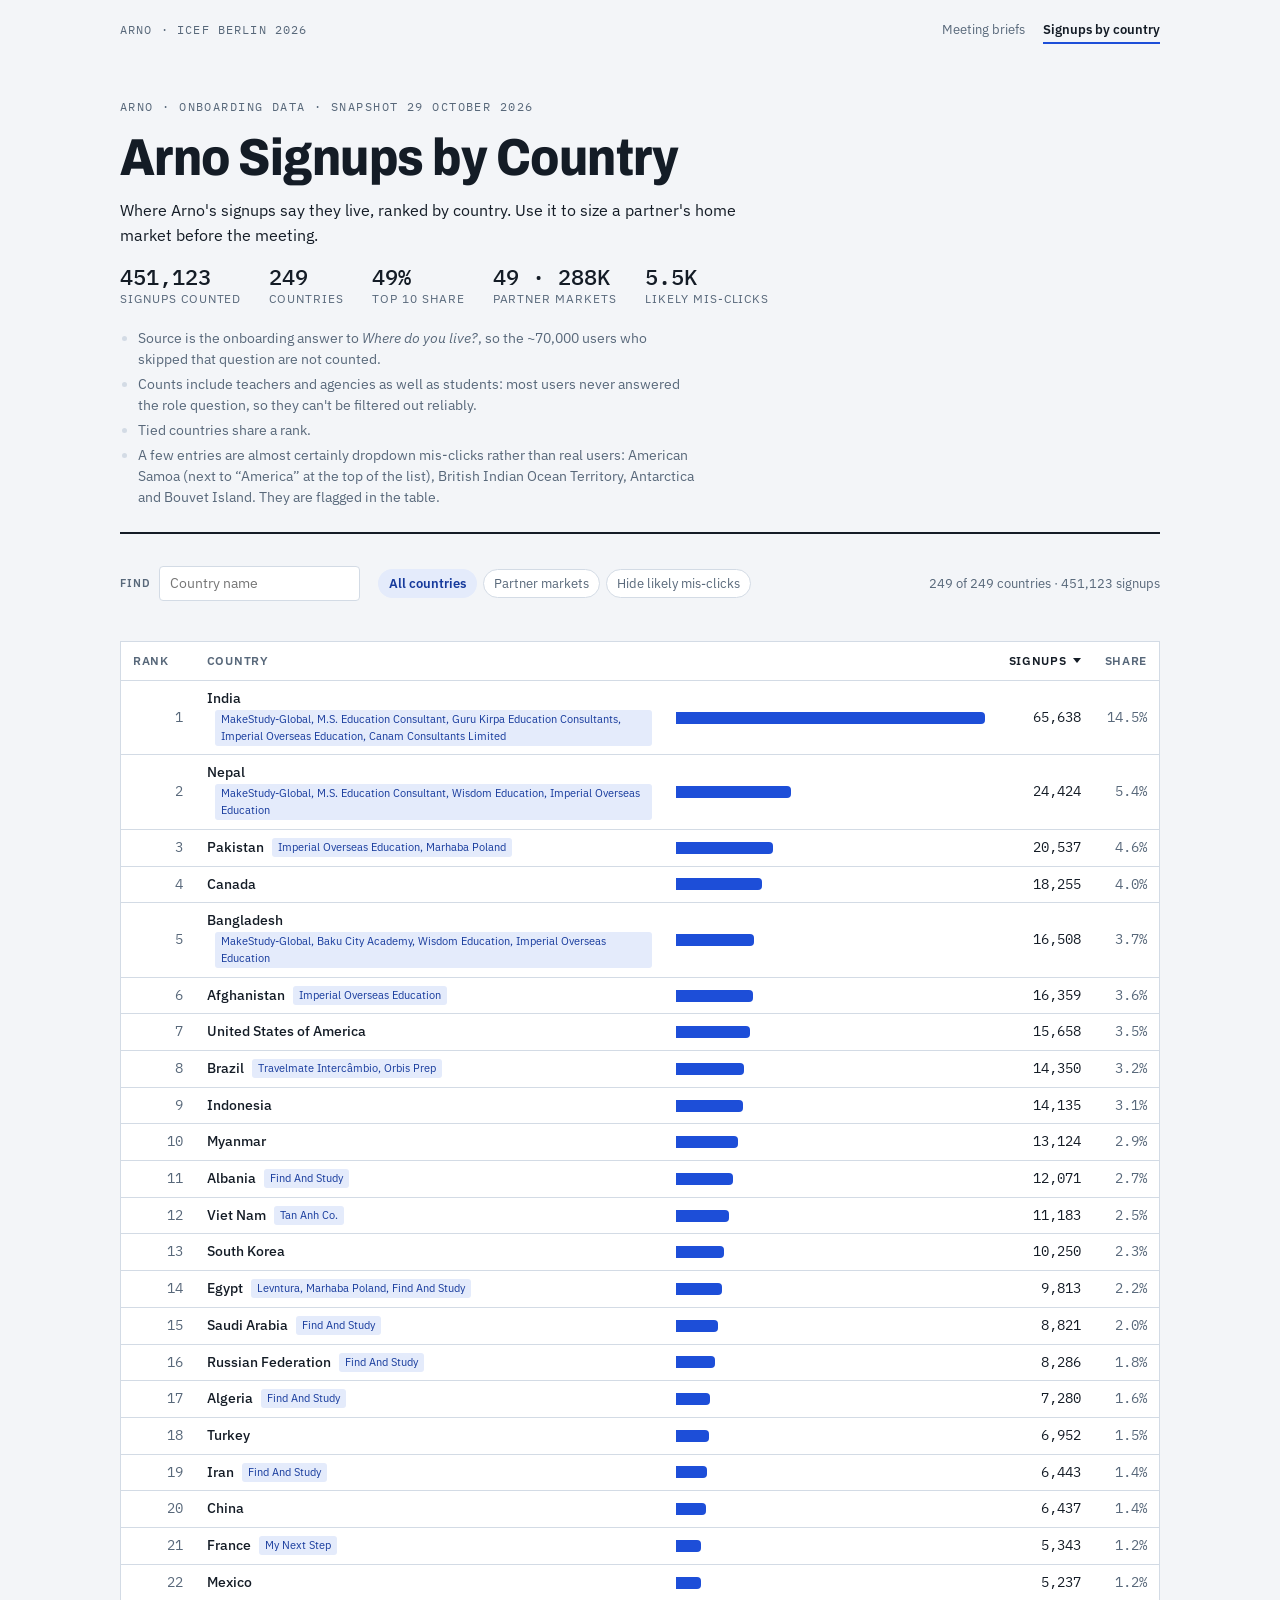
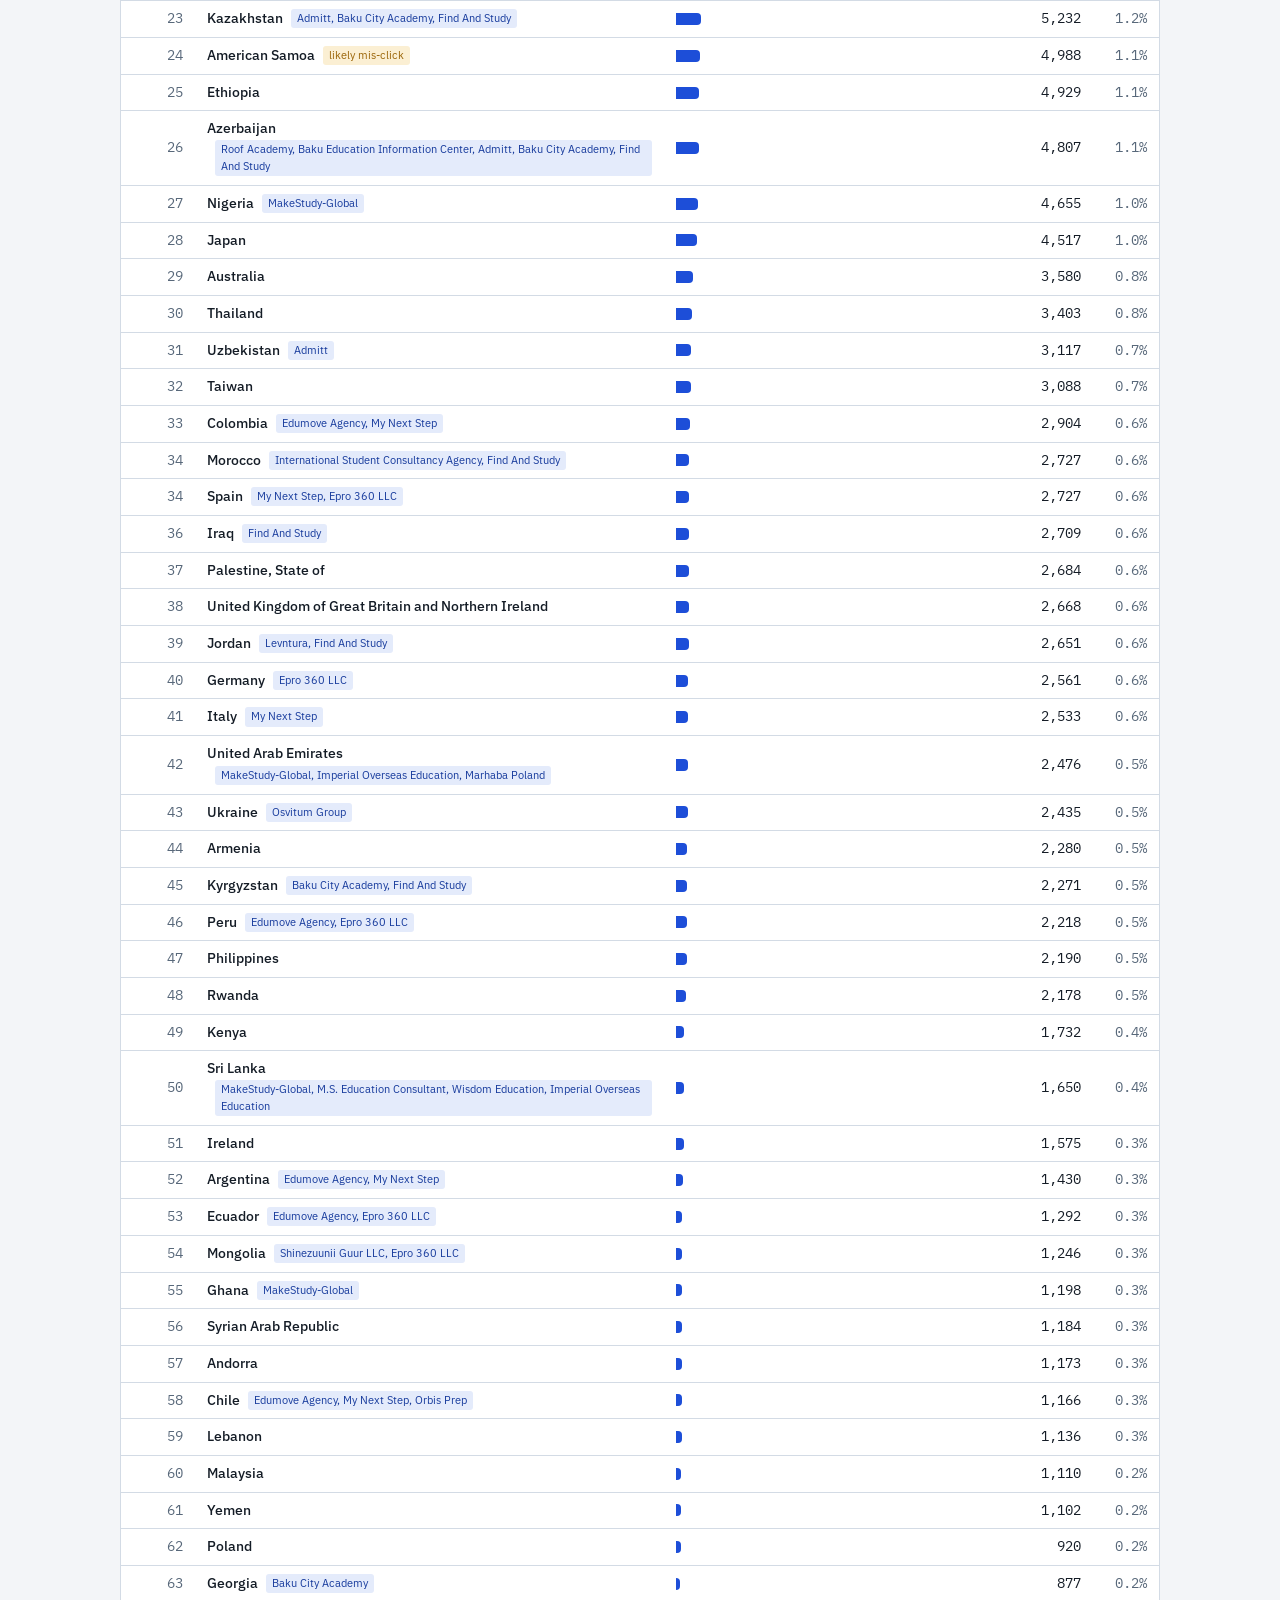
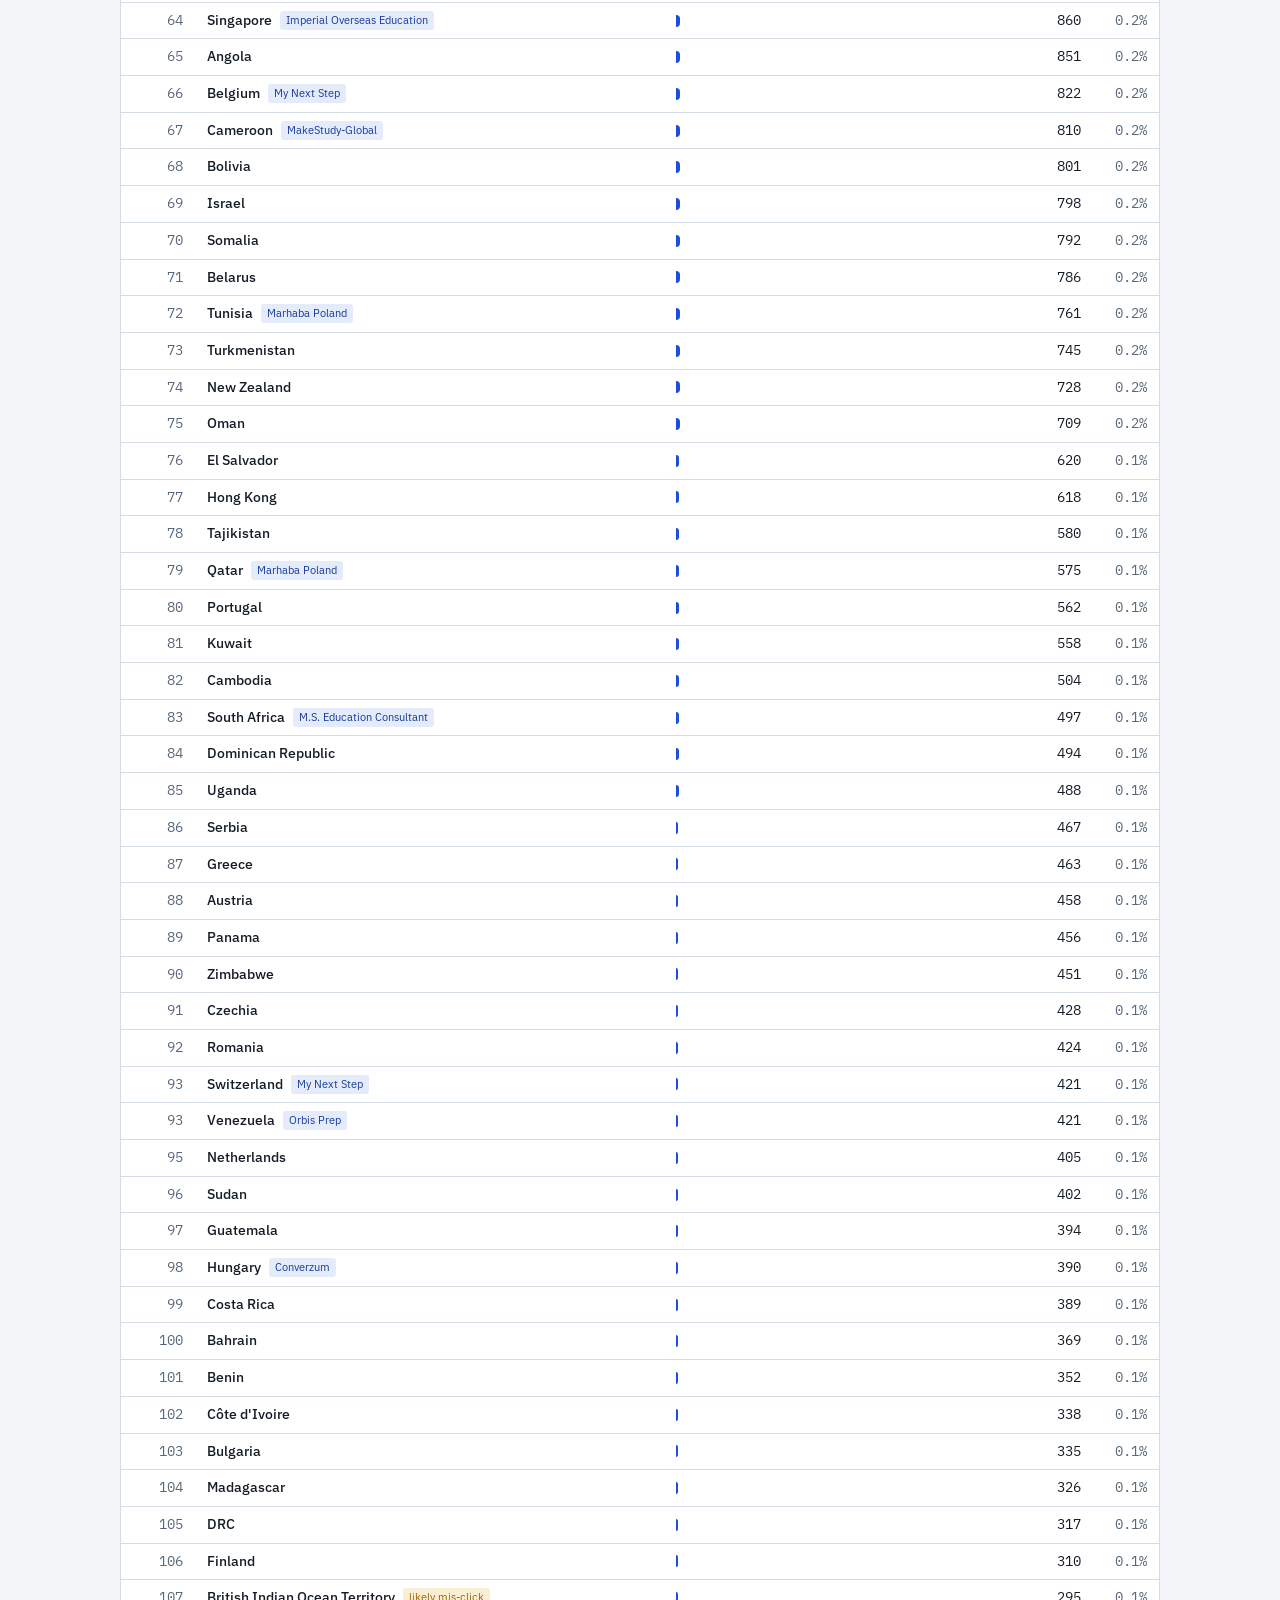
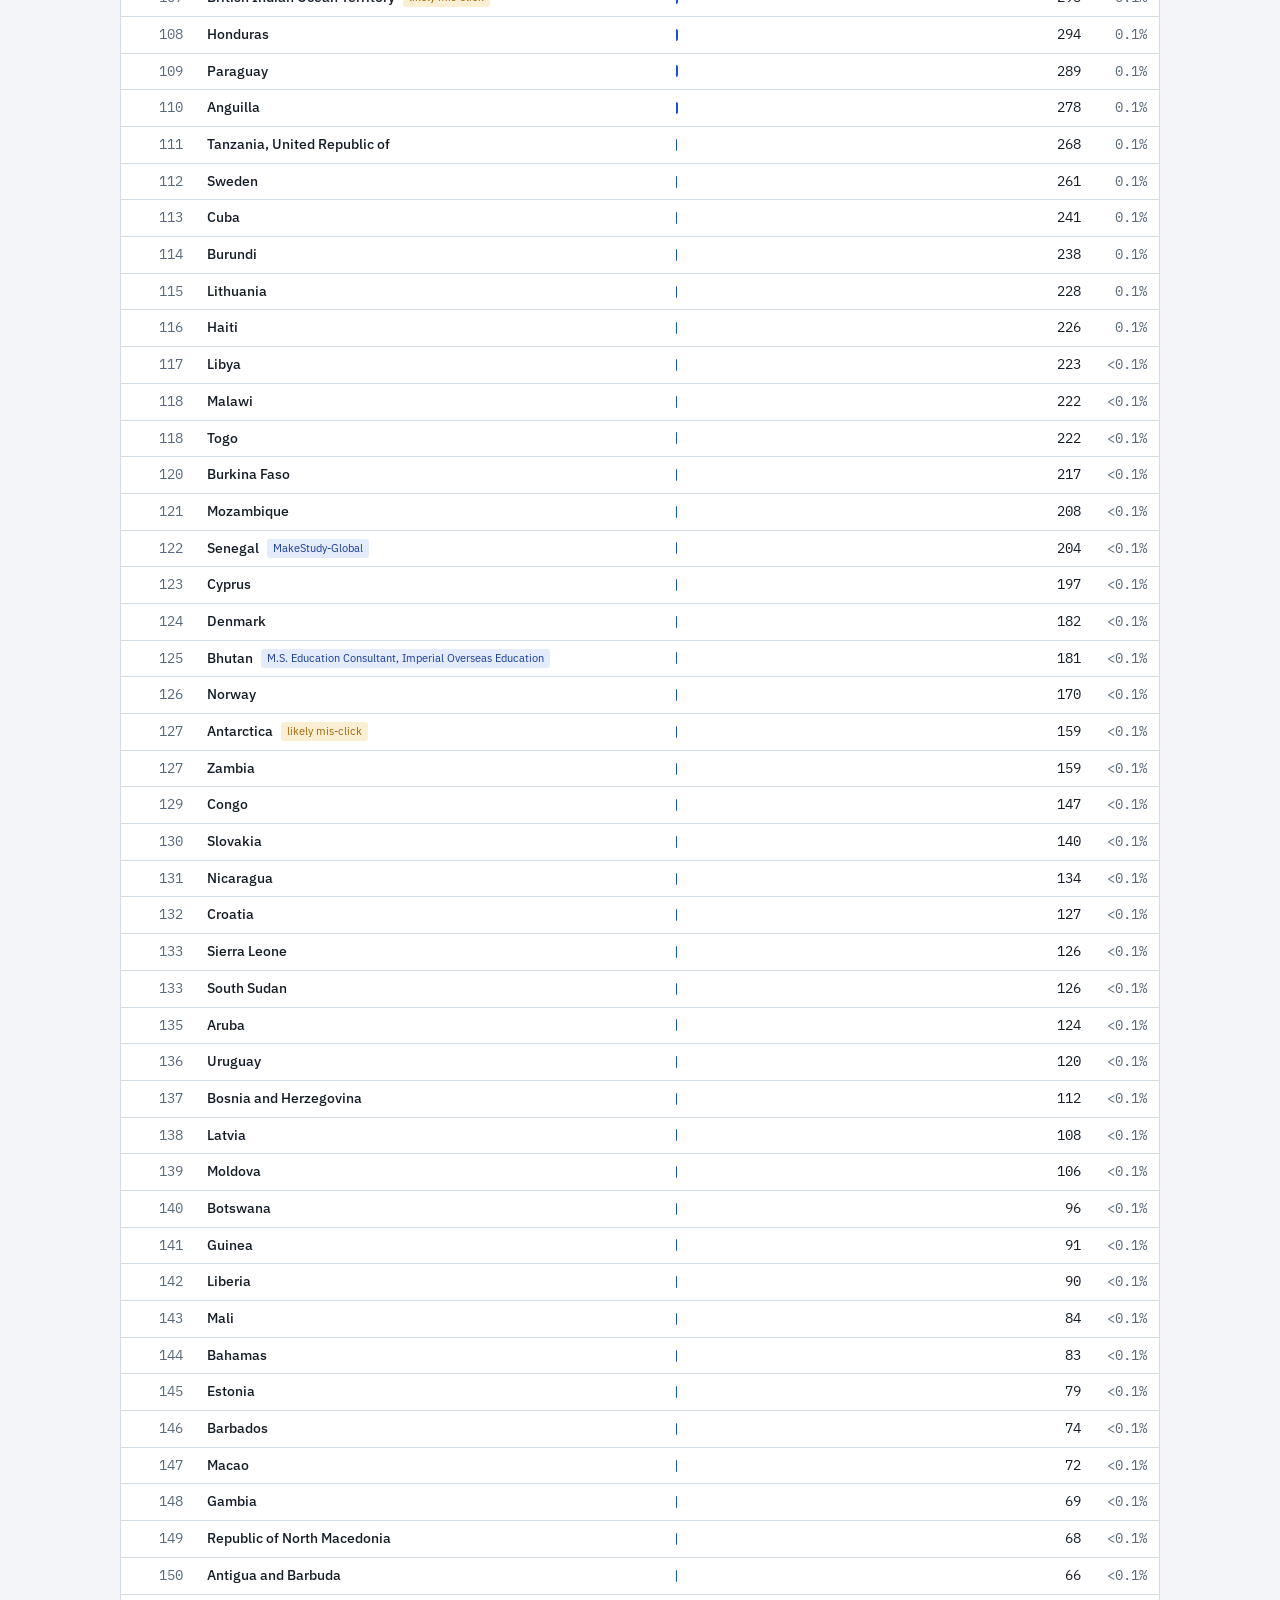
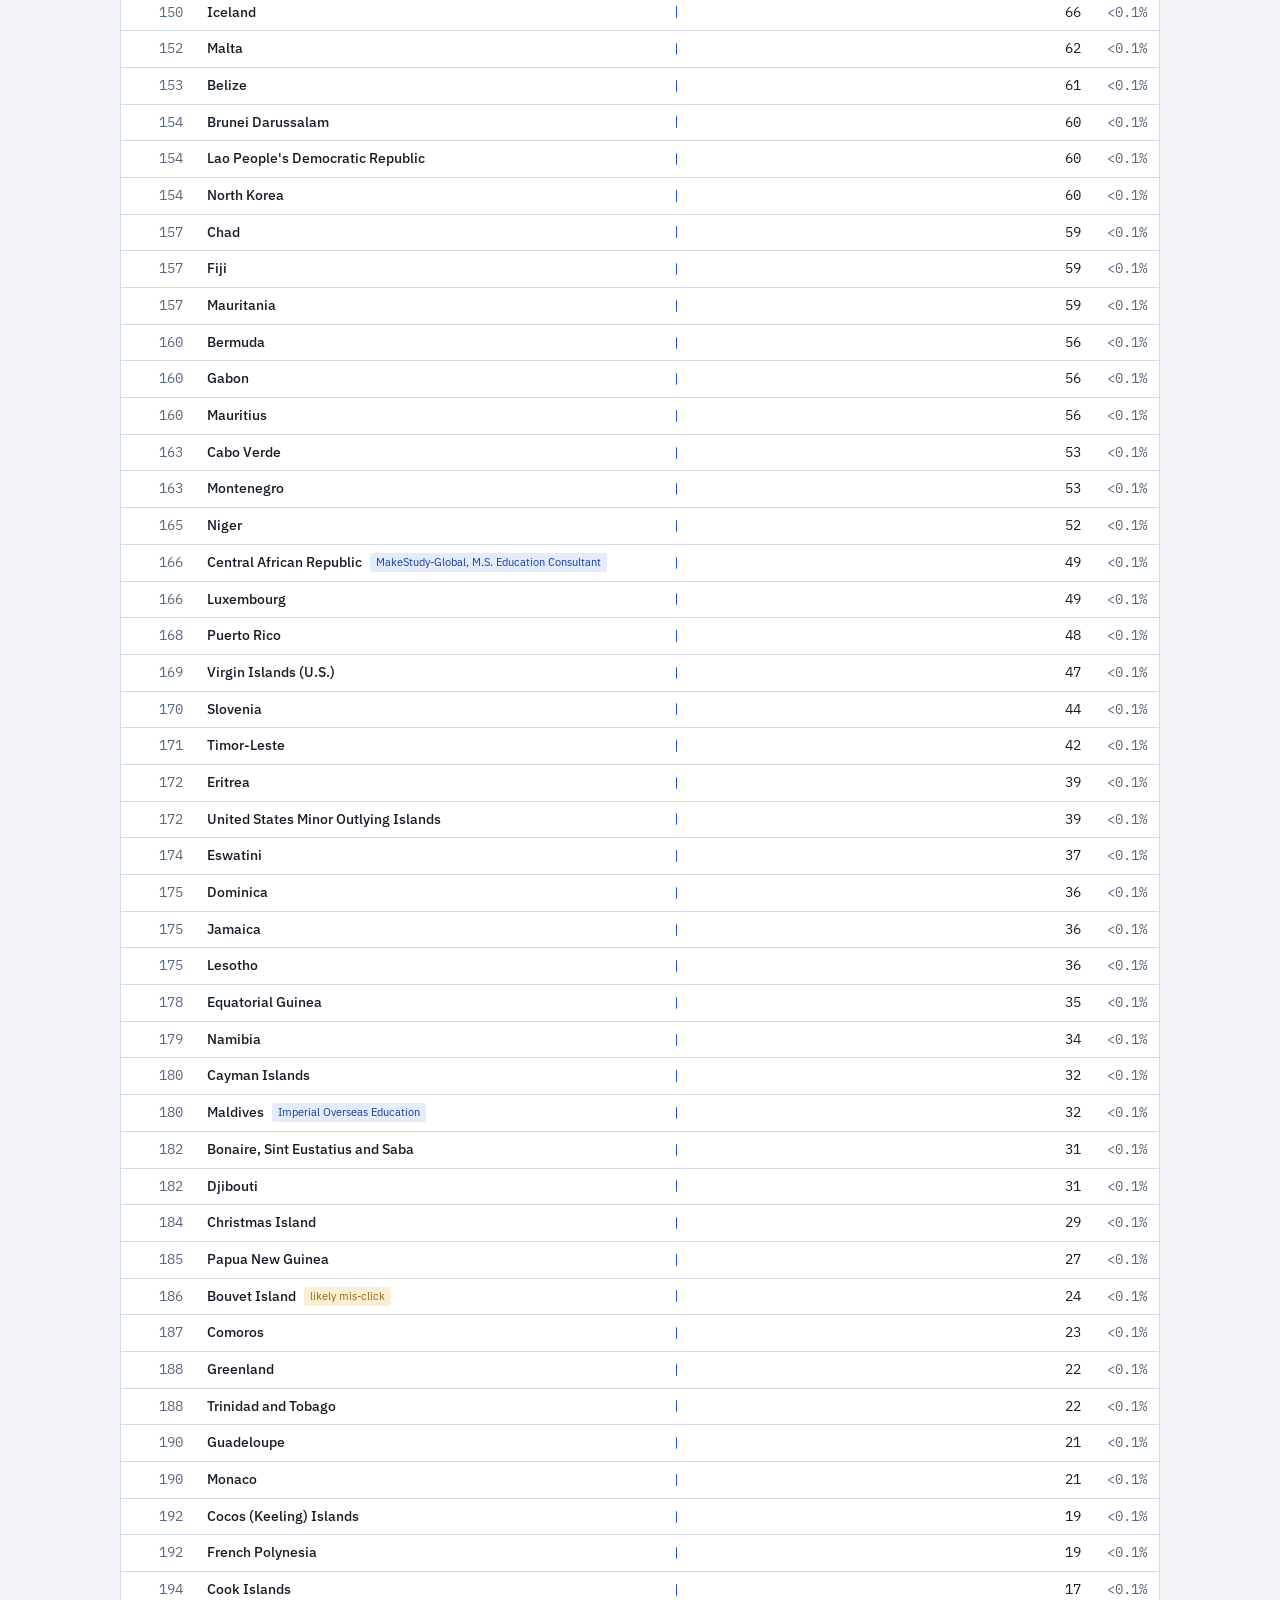
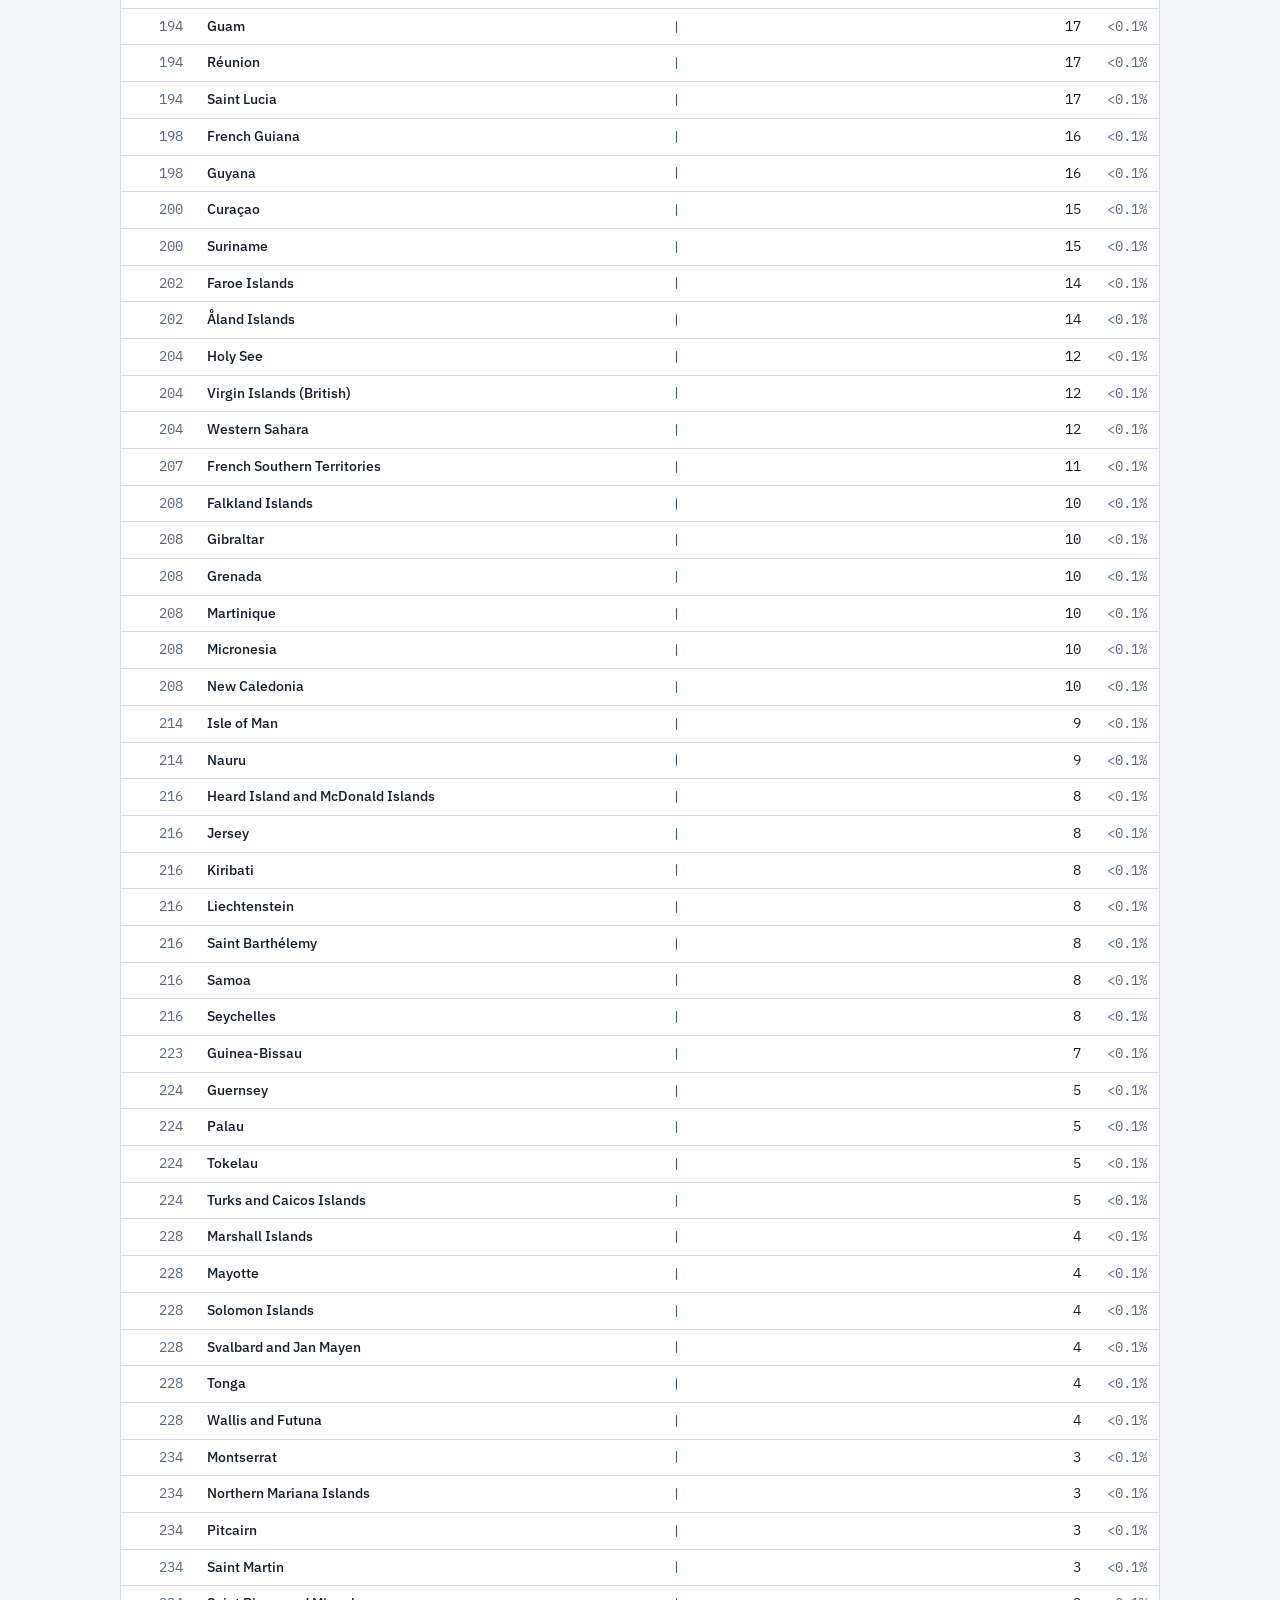
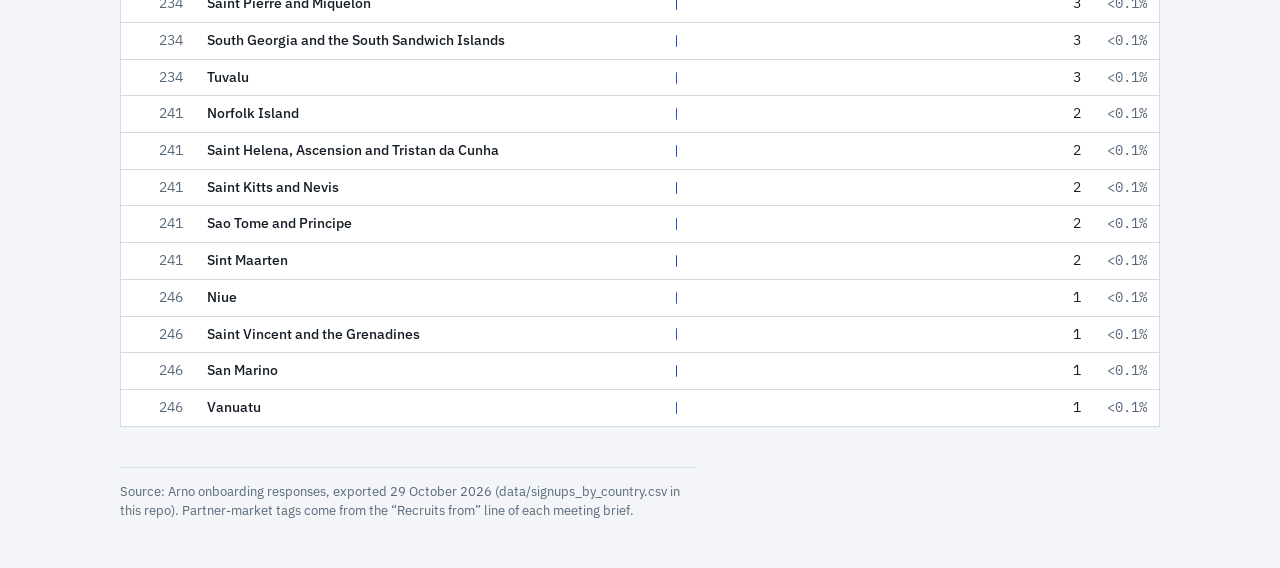
<file: signups.html>
<!doctype html>
<html lang="en">
<head>
<meta charset="utf-8">
<meta name="viewport" content="width=device-width, initial-scale=1, viewport-fit=cover">
<title>Arno Signups by Country</title>
<meta name="robots" content="noindex, nofollow">
<link rel="preconnect" href="https://fonts.googleapis.com">
<link rel="stylesheet" href="https://fonts.googleapis.com/css2?family=Archivo:wdth,wght@75..100,500..800&family=IBM+Plex+Sans:wght@400;500;600&family=IBM+Plex+Mono:wght@400;500&display=swap">
<style>
html { color-scheme: light dark; }
body { margin: 0; }
img { max-width: 100%; }
[hidden] { display: none !important; }
/* Layout: a briefing book — one column, each meeting as a planner row with a time rail on the left and the brief on the right. */
:root {
  --bg: #f3f5f8;
  --surface: #ffffff;
  --surface-2: #e9edf3;
  --fg: #141c26;
  --muted: #58687a;
  --line: #d3dbe5;
  --accent: #1d4ed8;
  --accent-ink: #163a9c;
  --accent-soft: #e4ebfb;
  --ok: #1d7a46;
  --ok-soft: #dff3e6;
  --warn: #9a6407;
  --warn-soft: #fbefd3;
  --low: #6b7786;
  --low-soft: #e6eaef;
  --display: "Archivo", "Helvetica Neue", Arial, sans-serif;
  --body: "IBM Plex Sans", "Segoe UI", Roboto, system-ui, sans-serif;
  --mono: "IBM Plex Mono", ui-monospace, "SF Mono", Menlo, Consolas, monospace;
  color-scheme: light;
}
@media (prefers-color-scheme: dark) {
  :root:not([data-theme="light"]) {
    --bg: #0e1319; --surface: #161d26; --surface-2: #1f2834; --fg: #e8edf3; --muted: #98a5b4;
    --line: #2a3542; --accent: #8fabff; --accent-ink: #b8c8ff; --accent-soft: #1b2744;
    --ok: #5fd08a; --ok-soft: #14301f; --warn: #e8b454; --warn-soft: #3a2a0c; --low: #9aa6b4; --low-soft: #222b36;
    color-scheme: dark;
  }
}
:root[data-theme="dark"] {
  --bg: #0e1319; --surface: #161d26; --surface-2: #1f2834; --fg: #e8edf3; --muted: #98a5b4;
  --line: #2a3542; --accent: #8fabff; --accent-ink: #b8c8ff; --accent-soft: #1b2744;
  --ok: #5fd08a; --ok-soft: #14301f; --warn: #e8b454; --warn-soft: #3a2a0c; --low: #9aa6b4; --low-soft: #222b36;
  color-scheme: dark;
}

* { box-sizing: border-box; }
body {
  background: var(--bg);
  color: var(--fg);
  font-family: var(--body);
  font-size: 15px;
  line-height: 1.55;
  padding-left: max(16px, env(safe-area-inset-left, 0px));
  padding-right: max(16px, env(safe-area-inset-right, 0px));
  padding-block: 0 48px;
}
a { color: var(--accent-ink); text-decoration: underline; text-decoration-thickness: 1px; text-underline-offset: 2px; }
a:hover { color: var(--accent); }
a:focus-visible, summary:focus-visible { outline: 2px solid var(--accent); outline-offset: 2px; border-radius: 2px; }
.mono { font-family: var(--mono); font-variant-numeric: tabular-nums; }
.sel { user-select: all; }
h1, h2, h3 { font-family: var(--display); font-variation-settings: "wdth" 88; letter-spacing: -0.01em; text-wrap: balance; margin: 0; }

.page { max-width: 1040px; margin: 0 auto; display: flex; flex-direction: column; gap: 40px; }

/* Masthead */
.masthead { padding-top: 36px; border-bottom: 2px solid var(--fg); padding-bottom: 24px; display: flex; flex-direction: column; gap: 14px; }
.eyebrow { font-size: 12px; letter-spacing: 0.12em; text-transform: uppercase; color: var(--muted); }
.masthead h1 { font-size: clamp(32px, 5vw, 52px); font-weight: 800; line-height: 1.02; }
.lede { max-width: 66ch; margin: 0; font-size: 16px; color: var(--fg); }
.stats { display: flex; flex-wrap: wrap; gap: 8px 28px; margin-top: 4px; }
.stat .v { font-size: 22px; font-weight: 500; line-height: 1.1; }
.stat .k { font-size: 12px; color: var(--muted); text-transform: uppercase; letter-spacing: 0.08em; }
.howto { margin: 0; max-width: 72ch; font-size: 13.5px; color: var(--muted); }

/* Index tables */
.indexes { display: grid; grid-template-columns: 1fr 1fr; gap: 28px; align-items: start; }
.idx { min-width: 0; }
.idx h3 { font-size: 15px; font-weight: 700; text-transform: uppercase; letter-spacing: 0.06em; margin-bottom: 8px; }
.tablewrap { overflow-x: auto; }
table.index { width: 100%; border-collapse: collapse; font-size: 13.5px; }
table.index th { text-align: left; font-weight: 600; font-size: 11.5px; text-transform: uppercase; letter-spacing: 0.06em; color: var(--muted); padding: 6px 8px 6px 0; border-bottom: 1px solid var(--line); }
table.index td { padding: 7px 8px 7px 0; border-bottom: 1px solid var(--line); vertical-align: top; }
table.index td.t { font-family: var(--mono); white-space: nowrap; font-variant-numeric: tabular-nums; color: var(--muted); width: 1%; }
table.index td.org a { font-weight: 600; text-decoration: none; }
table.index td.org a:hover { text-decoration: underline; }
table.index td.org .sub { display: block; font-size: 12px; color: var(--muted); }
table.index td.kind { color: var(--muted); white-space: nowrap; width: 1%; }
table.index td.est { white-space: nowrap; width: 1%; text-align: right; }
table.index td.est .num { font-family: var(--mono); font-weight: 500; font-variant-numeric: tabular-nums; }
.conf { display: inline-block; font-size: 10.5px; text-transform: uppercase; letter-spacing: 0.06em; padding: 1px 6px; border-radius: 3px; margin-left: 6px; vertical-align: middle; }
.conf-high { background: var(--ok-soft); color: var(--ok); }
.conf-medium { background: var(--warn-soft); color: var(--warn); }
.conf-low { background: var(--low-soft); color: var(--low); }
.conf-na { background: var(--accent-soft); color: var(--accent-ink); }

/* Meetings */
.meetings { display: flex; flex-direction: column; gap: 22px; }
.dayhead { font-size: 13px; font-weight: 700; text-transform: uppercase; letter-spacing: 0.1em; color: var(--muted); padding-top: 12px; }
.dayhead + .meeting, .meeting + .meeting { margin: 0; }
.meeting { display: grid; grid-template-columns: 96px 1fr; gap: 20px; background: var(--surface); border: 1px solid var(--line); border-radius: 4px; padding: 20px 22px 18px 0; scroll-margin-top: 16px; }
.rail { display: flex; flex-direction: column; align-items: flex-end; padding-right: 16px; border-right: 1px solid var(--line); gap: 2px; }
.rail .time { font-size: 17px; font-weight: 500; line-height: 1.2; }
.rail .day { font-size: 11.5px; text-transform: uppercase; letter-spacing: 0.08em; color: var(--muted); }
.rail .n { margin-top: auto; font-size: 11px; color: var(--muted); padding-top: 12px; }
.body { min-width: 0; display: flex; flex-direction: column; gap: 14px; }
.meeting header { display: flex; flex-direction: column; gap: 6px; }
.kicker { font-size: 12.5px; text-transform: uppercase; letter-spacing: 0.08em; color: var(--muted); }
.locnote { text-transform: none; letter-spacing: 0; color: var(--accent-ink); font-weight: 600; }
.meeting h2 { font-size: 26px; font-weight: 700; line-height: 1.1; }
.badges { display: flex; flex-wrap: wrap; gap: 6px; }
.badge { font-size: 11.5px; padding: 2px 7px; border: 1px solid var(--line); border-radius: 3px; color: var(--muted); background: var(--surface-2); white-space: nowrap; }
.badge.ok { border-color: transparent; background: var(--ok-soft); color: var(--ok); }
.badge.accent { border-color: transparent; background: var(--accent-soft); color: var(--accent-ink); }
.badge.warn { border-color: transparent; background: var(--warn-soft); color: var(--warn); }
.contact { display: flex; flex-direction: column; gap: 2px; font-size: 13.5px; margin-top: 4px; }
.contact .who { color: var(--fg); }
.contact .bits { font-size: 12.5px; color: var(--muted); word-break: break-word; }
.contact .links { font-size: 13px; }

.grid { display: grid; grid-template-columns: minmax(0, 1fr) 230px; gap: 22px; align-items: start; }
.summary { min-width: 0; }
.bullets { margin: 0; padding-left: 18px; display: flex; flex-direction: column; gap: 7px; max-width: 68ch; }
.bullets li::marker { color: var(--accent); }
.angle { margin: 14px 0 0; font-size: 13.5px; max-width: 68ch; color: var(--fg); padding-top: 10px; border-top: 1px dashed var(--line); }
.lbl { font-size: 10.5px; text-transform: uppercase; letter-spacing: 0.1em; color: var(--muted); font-weight: 600; display: inline-block; margin-right: 8px; }
.estimate { background: var(--surface-2); border-radius: 4px; padding: 12px 14px 12px; display: flex; flex-direction: column; gap: 2px; }
.estimate .lbl { margin: 0 0 4px; }
.estimate .num { font-family: var(--mono); font-size: 26px; font-weight: 500; line-height: 1; font-variant-numeric: tabular-nums; }
.estimate .range { font-size: 12.5px; color: var(--muted); font-family: var(--mono); }
.estimate .conf { margin: 6px 0 0; align-self: flex-start; }
.estimate .basis { margin: 8px 0 0; font-size: 12.5px; color: var(--muted); line-height: 1.45; }

.more { border-top: 1px solid var(--line); padding-top: 10px; }
.more > .lbl { display: block; margin: 0 0 6px; }
.facts { margin: 0; display: grid; grid-template-columns: 140px minmax(0, 1fr) 140px minmax(0, 1fr); gap: 5px 14px; font-size: 13px; align-items: start; }
.facts dt { color: var(--muted); font-size: 11.5px; text-transform: uppercase; letter-spacing: 0.06em; padding-top: 2px; }
.facts dd { margin: 0; min-width: 0; line-height: 1.45; }
.facts dt:first-of-type + dd { grid-column: 2 / -1; }
@media (max-width: 940px) {
  .facts { grid-template-columns: 140px minmax(0, 1fr); }
  .facts dt:first-of-type + dd { grid-column: auto; }
}
.sources { margin: 12px 0 0; font-size: 12px; color: var(--muted); line-height: 1.7; }
.sources a { color: var(--muted); }
.sources a:hover { color: var(--accent); }

.foot { font-size: 12.5px; color: var(--muted); border-top: 1px solid var(--line); padding-top: 14px; max-width: 72ch; }
.foot p { margin: 0; }

@media (max-width: 760px) {
  .indexes { grid-template-columns: 1fr; }
  table.index td.kind { white-space: normal; width: auto; }
  table.index td.est { white-space: normal; }
  table.index td.est .conf { display: block; margin: 4px 0 0; width: max-content; margin-left: auto; }
  .meeting { grid-template-columns: 1fr; padding: 14px 16px 14px; gap: 12px; }
  .rail { flex-direction: row; align-items: baseline; justify-content: flex-start; gap: 12px; padding: 0 0 10px; border-right: 0; border-bottom: 1px solid var(--line); }
  .rail .n { margin-top: 0; margin-left: auto; padding-top: 0; }
  .grid { grid-template-columns: 1fr; }
  .facts { grid-template-columns: 1fr; gap: 2px 0; }
  .facts dt:first-of-type + dd { grid-column: auto; }
  .facts dd { margin-bottom: 8px; }
  .meeting h2 { font-size: 22px; }
}
@media (prefers-reduced-motion: no-preference) {
  html { scroll-behavior: smooth; }
}

/* Site nav (shared by both pages) */
.sitenav { display: flex; flex-wrap: wrap; align-items: baseline; gap: 6px 18px; padding-top: 18px; margin-bottom: -22px; font-size: 13px; }
.sitenav .brand { color: var(--muted); font-size: 11.5px; letter-spacing: 0.1em; text-transform: uppercase; margin-right: auto; }
.sitenav a { text-decoration: none; color: var(--muted); padding: 2px 0; border-bottom: 2px solid transparent; }
.sitenav a:hover { color: var(--fg); }
.sitenav a[aria-current="page"] { color: var(--fg); font-weight: 600; border-bottom-color: var(--accent); }

/* Signups page */
.notes { margin: 6px 0 0; padding-left: 18px; max-width: 72ch; font-size: 13.5px; color: var(--muted); display: flex; flex-direction: column; gap: 4px; }
.notes li::marker { color: var(--line); }
.controls { display: flex; flex-wrap: wrap; align-items: center; gap: 10px 18px; margin-top: -8px; }
.controls .search { display: flex; align-items: center; gap: 8px; }
.controls .search .lbl { margin: 0; }
.controls input[type="search"] { font: inherit; font-size: 14px; padding: 6px 10px; border: 1px solid var(--line); border-radius: 4px; background: var(--surface); color: var(--fg); min-width: 200px; }
.controls input[type="search"]:focus-visible { outline: 2px solid var(--accent); outline-offset: 1px; }
.chips { display: flex; flex-wrap: wrap; gap: 6px; }
.chip { font: inherit; font-size: 12.5px; padding: 4px 10px; border: 1px solid var(--line); border-radius: 999px; background: var(--surface); color: var(--muted); cursor: pointer; }
.chip:hover { color: var(--fg); }
.chip.is-on { background: var(--accent-soft); border-color: transparent; color: var(--accent-ink); font-weight: 600; }
.chip:focus-visible { outline: 2px solid var(--accent); outline-offset: 2px; }
.controls .count { font-size: 12.5px; color: var(--muted); font-variant-numeric: tabular-nums; margin-left: auto; }

table.signups { width: 100%; border-collapse: collapse; font-size: 14px; background: var(--surface); border: 1px solid var(--line); border-radius: 4px; }
table.signups th { text-align: left; font-weight: 600; font-size: 11.5px; text-transform: uppercase; letter-spacing: 0.06em; color: var(--muted); padding: 10px 12px; border-bottom: 1px solid var(--line); white-space: nowrap; }
table.signups td { padding: 7px 12px; border-bottom: 1px solid var(--line); vertical-align: middle; }
table.signups tr:last-child td { border-bottom: 0; }
table.signups th.rank, table.signups td.rank { width: 1%; text-align: right; color: var(--muted); }
table.signups td.rank { font-variant-numeric: tabular-nums; }
table.signups th.num, table.signups td.num, table.signups th.share, table.signups td.share { text-align: right; width: 1%; white-space: nowrap; font-variant-numeric: tabular-nums; }
table.signups td.share { color: var(--muted); }
table.signups td.country { min-width: 0; }
table.signups td.country .name { font-weight: 500; }
table.signups th.bar, table.signups td.bar { width: 32%; }
.sort { font: inherit; font-size: inherit; letter-spacing: inherit; text-transform: inherit; font-weight: inherit; color: inherit; background: none; border: 0; padding: 0; cursor: pointer; }
.sort::after { content: ""; display: inline-block; width: 0; height: 0; margin-left: 6px; border-left: 4px solid transparent; border-right: 4px solid transparent; border-top: 5px solid currentColor; opacity: 0; vertical-align: 2px; }
.sort.is-on { color: var(--fg); }
.sort.is-on::after { opacity: 1; }
.sort.is-on[data-dir="asc"]::after { border-top: 0; border-bottom: 5px solid currentColor; }
.sort:focus-visible { outline: 2px solid var(--accent); outline-offset: 2px; border-radius: 2px; }
.track { height: 12px; width: 100%; position: relative; }
.fill { height: 12px; background: var(--accent); border-radius: 0 4px 4px 0; min-width: 1px; }
table.signups tr:hover td { background: var(--surface-2); }
.tag { display: inline-block; font-size: 11px; margin-left: 8px; padding: 1px 6px; border-radius: 3px; vertical-align: 1px; white-space: normal; }
.tag.warn { background: var(--warn-soft); color: var(--warn); }
.tag.partners { background: var(--accent-soft); color: var(--accent-ink); }
.tag.partners a { color: inherit; text-decoration: none; }
.tag.partners a:hover { text-decoration: underline; }

@media (max-width: 760px) {
  table.signups { font-size: 13px; }
  table.signups th, table.signups td { padding: 6px 8px; }
  table.signups th.bar, table.signups td.bar { display: none; }
  table.signups th.share, table.signups td.share { display: none; }
  .controls .count { margin-left: 0; width: 100%; }
  .tag { display: block; margin: 3px 0 0; width: max-content; max-width: 100%; }
}

.changes { margin: 0; max-width: 72ch; font-size: 13.5px; padding: 8px 12px; background: var(--accent-soft); border-radius: 4px; color: var(--fg); }
.changes .lbl { color: var(--accent-ink); }

</style>
</head>
<body>
<div class="page">
<nav class="sitenav" aria-label="Pages"><span class="brand mono">Arno · ICEF Berlin 2026</span><a href="index.html">Meeting briefs</a><a href="signups.html" aria-current="page">Signups by country</a></nav>
<header class="masthead">
  <div class="eyebrow mono">Arno · onboarding data · snapshot 29 October 2026</div>
  <h1>Arno Signups by Country</h1>
  <p class="lede">Where Arno's signups say they live, ranked by country. Use it to size a partner's home market before the meeting.</p>
  <div class="stats">
    <div class="stat"><div class="v mono">451,123</div><div class="k">Signups counted</div></div><div class="stat"><div class="v mono">249</div><div class="k">Countries</div></div><div class="stat"><div class="v mono">49%</div><div class="k">Top 10 share</div></div><div class="stat"><div class="v mono">49 · 288K</div><div class="k">Partner markets</div></div><div class="stat"><div class="v mono">5.5K</div><div class="k">Likely mis-clicks</div></div>
  </div>
  <ul class="notes"><li>Source is the onboarding answer to <em>Where do you live?</em>, so the ~70,000 users who skipped that question are not counted.</li><li>Counts include teachers and agencies as well as students: most users never answered the role question, so they can't be filtered out reliably.</li><li>Tied countries share a rank.</li><li>A few entries are almost certainly dropdown mis-clicks rather than real users: American Samoa (next to “America” at the top of the list), British Indian Ocean Territory, Antarctica and Bouvet Island. They are flagged in the table.</li></ul>
</header>

<section class="controls" aria-label="Filter and sort">
  <label class="search"><span class="lbl">Find</span><input id="q" type="search" placeholder="Country name" autocomplete="off"></label>
  <div class="chips" role="group" aria-label="Show">
    <button class="chip is-on" data-filter="all" id="f-all">All countries</button>
    <button class="chip" data-filter="partner" id="f-partner" title="Countries at least one ICEF meeting partner recruits from">Partner markets</button>
    <button class="chip" data-filter="clean" id="f-clean">Hide likely mis-clicks</button>
  </div>
  <div class="count" id="count"></div>
</section>

<section class="tablewrap">
<table class="signups" id="tbl">
  <thead><tr>
    <th class="rank"><button class="sort" data-key="rank" data-dir="asc" id="s-rank">Rank</button></th>
    <th class="country"><button class="sort" data-key="country" data-dir="asc" id="s-country">Country</button></th>
    <th class="bar" aria-label="Signups relative to the top country"></th>
    <th class="num"><button class="sort is-on" data-key="signups" data-dir="desc" id="s-signups">Signups</button></th>
    <th class="share">Share</th>
  </tr></thead>
  <tbody><tr data-country="india" data-signups="65638" data-rank="1" data-partner="1" data-misclick="0"><td class="rank mono">1</td><td class="country"><span class="name">India</span><span class="tag partners" title="ICEF meeting partners recruiting here"><a href="index.html#makestudy">MakeStudy-Global</a>, <a href="index.html#mseducation">M.S. Education Consultant</a>, <a href="index.html#gurukirpa">Guru Kirpa Education Consultants</a>, <a href="index.html#imperial">Imperial Overseas Education</a>, <a href="index.html#canam">Canam Consultants Limited</a></span></td><td class="bar"><div class="track" title="India: 65,638 signups (14.5%)"><div class="fill" style="width:100.00%"></div></div></td><td class="num mono">65,638</td><td class="share mono">14.5%</td></tr><tr data-country="nepal" data-signups="24424" data-rank="2" data-partner="1" data-misclick="0"><td class="rank mono">2</td><td class="country"><span class="name">Nepal</span><span class="tag partners" title="ICEF meeting partners recruiting here"><a href="index.html#makestudy">MakeStudy-Global</a>, <a href="index.html#mseducation">M.S. Education Consultant</a>, <a href="index.html#wisdom">Wisdom Education</a>, <a href="index.html#imperial">Imperial Overseas Education</a></span></td><td class="bar"><div class="track" title="Nepal: 24,424 signups (5.4%)"><div class="fill" style="width:37.21%"></div></div></td><td class="num mono">24,424</td><td class="share mono">5.4%</td></tr><tr data-country="pakistan" data-signups="20537" data-rank="3" data-partner="1" data-misclick="0"><td class="rank mono">3</td><td class="country"><span class="name">Pakistan</span><span class="tag partners" title="ICEF meeting partners recruiting here"><a href="index.html#imperial">Imperial Overseas Education</a>, <a href="index.html#marhaba">Marhaba Poland</a></span></td><td class="bar"><div class="track" title="Pakistan: 20,537 signups (4.6%)"><div class="fill" style="width:31.29%"></div></div></td><td class="num mono">20,537</td><td class="share mono">4.6%</td></tr><tr data-country="canada" data-signups="18255" data-rank="4" data-partner="0" data-misclick="0"><td class="rank mono">4</td><td class="country"><span class="name">Canada</span></td><td class="bar"><div class="track" title="Canada: 18,255 signups (4.0%)"><div class="fill" style="width:27.81%"></div></div></td><td class="num mono">18,255</td><td class="share mono">4.0%</td></tr><tr data-country="bangladesh" data-signups="16508" data-rank="5" data-partner="1" data-misclick="0"><td class="rank mono">5</td><td class="country"><span class="name">Bangladesh</span><span class="tag partners" title="ICEF meeting partners recruiting here"><a href="index.html#makestudy">MakeStudy-Global</a>, <a href="index.html#bca">Baku City Academy</a>, <a href="index.html#wisdom">Wisdom Education</a>, <a href="index.html#imperial">Imperial Overseas Education</a></span></td><td class="bar"><div class="track" title="Bangladesh: 16,508 signups (3.7%)"><div class="fill" style="width:25.15%"></div></div></td><td class="num mono">16,508</td><td class="share mono">3.7%</td></tr><tr data-country="afghanistan" data-signups="16359" data-rank="6" data-partner="1" data-misclick="0"><td class="rank mono">6</td><td class="country"><span class="name">Afghanistan</span><span class="tag partners" title="ICEF meeting partners recruiting here"><a href="index.html#imperial">Imperial Overseas Education</a></span></td><td class="bar"><div class="track" title="Afghanistan: 16,359 signups (3.6%)"><div class="fill" style="width:24.92%"></div></div></td><td class="num mono">16,359</td><td class="share mono">3.6%</td></tr><tr data-country="united states of america" data-signups="15658" data-rank="7" data-partner="0" data-misclick="0"><td class="rank mono">7</td><td class="country"><span class="name">United States of America</span></td><td class="bar"><div class="track" title="United States of America: 15,658 signups (3.5%)"><div class="fill" style="width:23.86%"></div></div></td><td class="num mono">15,658</td><td class="share mono">3.5%</td></tr><tr data-country="brazil" data-signups="14350" data-rank="8" data-partner="1" data-misclick="0"><td class="rank mono">8</td><td class="country"><span class="name">Brazil</span><span class="tag partners" title="ICEF meeting partners recruiting here"><a href="index.html#travelmate">Travelmate Intercâmbio</a>, <a href="index.html#orbis">Orbis Prep</a></span></td><td class="bar"><div class="track" title="Brazil: 14,350 signups (3.2%)"><div class="fill" style="width:21.86%"></div></div></td><td class="num mono">14,350</td><td class="share mono">3.2%</td></tr><tr data-country="indonesia" data-signups="14135" data-rank="9" data-partner="0" data-misclick="0"><td class="rank mono">9</td><td class="country"><span class="name">Indonesia</span></td><td class="bar"><div class="track" title="Indonesia: 14,135 signups (3.1%)"><div class="fill" style="width:21.53%"></div></div></td><td class="num mono">14,135</td><td class="share mono">3.1%</td></tr><tr data-country="myanmar" data-signups="13124" data-rank="10" data-partner="0" data-misclick="0"><td class="rank mono">10</td><td class="country"><span class="name">Myanmar</span></td><td class="bar"><div class="track" title="Myanmar: 13,124 signups (2.9%)"><div class="fill" style="width:19.99%"></div></div></td><td class="num mono">13,124</td><td class="share mono">2.9%</td></tr><tr data-country="albania" data-signups="12071" data-rank="11" data-partner="1" data-misclick="0"><td class="rank mono">11</td><td class="country"><span class="name">Albania</span><span class="tag partners" title="ICEF meeting partners recruiting here"><a href="index.html#findandstudy">Find And Study</a></span></td><td class="bar"><div class="track" title="Albania: 12,071 signups (2.7%)"><div class="fill" style="width:18.39%"></div></div></td><td class="num mono">12,071</td><td class="share mono">2.7%</td></tr><tr data-country="viet nam" data-signups="11183" data-rank="12" data-partner="1" data-misclick="0"><td class="rank mono">12</td><td class="country"><span class="name">Viet Nam</span><span class="tag partners" title="ICEF meeting partners recruiting here"><a href="index.html#tananh">Tan Anh Co.</a></span></td><td class="bar"><div class="track" title="Viet Nam: 11,183 signups (2.5%)"><div class="fill" style="width:17.04%"></div></div></td><td class="num mono">11,183</td><td class="share mono">2.5%</td></tr><tr data-country="south korea" data-signups="10250" data-rank="13" data-partner="0" data-misclick="0"><td class="rank mono">13</td><td class="country"><span class="name">South Korea</span></td><td class="bar"><div class="track" title="South Korea: 10,250 signups (2.3%)"><div class="fill" style="width:15.62%"></div></div></td><td class="num mono">10,250</td><td class="share mono">2.3%</td></tr><tr data-country="egypt" data-signups="9813" data-rank="14" data-partner="1" data-misclick="0"><td class="rank mono">14</td><td class="country"><span class="name">Egypt</span><span class="tag partners" title="ICEF meeting partners recruiting here"><a href="index.html#levntura">Levntura</a>, <a href="index.html#marhaba">Marhaba Poland</a>, <a href="index.html#findandstudy">Find And Study</a></span></td><td class="bar"><div class="track" title="Egypt: 9,813 signups (2.2%)"><div class="fill" style="width:14.95%"></div></div></td><td class="num mono">9,813</td><td class="share mono">2.2%</td></tr><tr data-country="saudi arabia" data-signups="8821" data-rank="15" data-partner="1" data-misclick="0"><td class="rank mono">15</td><td class="country"><span class="name">Saudi Arabia</span><span class="tag partners" title="ICEF meeting partners recruiting here"><a href="index.html#findandstudy">Find And Study</a></span></td><td class="bar"><div class="track" title="Saudi Arabia: 8,821 signups (2.0%)"><div class="fill" style="width:13.44%"></div></div></td><td class="num mono">8,821</td><td class="share mono">2.0%</td></tr><tr data-country="russian federation" data-signups="8286" data-rank="16" data-partner="1" data-misclick="0"><td class="rank mono">16</td><td class="country"><span class="name">Russian Federation</span><span class="tag partners" title="ICEF meeting partners recruiting here"><a href="index.html#findandstudy">Find And Study</a></span></td><td class="bar"><div class="track" title="Russian Federation: 8,286 signups (1.8%)"><div class="fill" style="width:12.62%"></div></div></td><td class="num mono">8,286</td><td class="share mono">1.8%</td></tr><tr data-country="algeria" data-signups="7280" data-rank="17" data-partner="1" data-misclick="0"><td class="rank mono">17</td><td class="country"><span class="name">Algeria</span><span class="tag partners" title="ICEF meeting partners recruiting here"><a href="index.html#findandstudy">Find And Study</a></span></td><td class="bar"><div class="track" title="Algeria: 7,280 signups (1.6%)"><div class="fill" style="width:11.09%"></div></div></td><td class="num mono">7,280</td><td class="share mono">1.6%</td></tr><tr data-country="turkey" data-signups="6952" data-rank="18" data-partner="0" data-misclick="0"><td class="rank mono">18</td><td class="country"><span class="name">Turkey</span></td><td class="bar"><div class="track" title="Turkey: 6,952 signups (1.5%)"><div class="fill" style="width:10.59%"></div></div></td><td class="num mono">6,952</td><td class="share mono">1.5%</td></tr><tr data-country="iran" data-signups="6443" data-rank="19" data-partner="1" data-misclick="0"><td class="rank mono">19</td><td class="country"><span class="name">Iran</span><span class="tag partners" title="ICEF meeting partners recruiting here"><a href="index.html#findandstudy">Find And Study</a></span></td><td class="bar"><div class="track" title="Iran: 6,443 signups (1.4%)"><div class="fill" style="width:9.82%"></div></div></td><td class="num mono">6,443</td><td class="share mono">1.4%</td></tr><tr data-country="china" data-signups="6437" data-rank="20" data-partner="0" data-misclick="0"><td class="rank mono">20</td><td class="country"><span class="name">China</span></td><td class="bar"><div class="track" title="China: 6,437 signups (1.4%)"><div class="fill" style="width:9.81%"></div></div></td><td class="num mono">6,437</td><td class="share mono">1.4%</td></tr><tr data-country="france" data-signups="5343" data-rank="21" data-partner="1" data-misclick="0"><td class="rank mono">21</td><td class="country"><span class="name">France</span><span class="tag partners" title="ICEF meeting partners recruiting here"><a href="index.html#mynextstep">My Next Step</a></span></td><td class="bar"><div class="track" title="France: 5,343 signups (1.2%)"><div class="fill" style="width:8.14%"></div></div></td><td class="num mono">5,343</td><td class="share mono">1.2%</td></tr><tr data-country="mexico" data-signups="5237" data-rank="22" data-partner="0" data-misclick="0"><td class="rank mono">22</td><td class="country"><span class="name">Mexico</span></td><td class="bar"><div class="track" title="Mexico: 5,237 signups (1.2%)"><div class="fill" style="width:7.98%"></div></div></td><td class="num mono">5,237</td><td class="share mono">1.2%</td></tr><tr data-country="kazakhstan" data-signups="5232" data-rank="23" data-partner="1" data-misclick="0"><td class="rank mono">23</td><td class="country"><span class="name">Kazakhstan</span><span class="tag partners" title="ICEF meeting partners recruiting here"><a href="index.html#admitt">Admitt</a>, <a href="index.html#bca">Baku City Academy</a>, <a href="index.html#findandstudy">Find And Study</a></span></td><td class="bar"><div class="track" title="Kazakhstan: 5,232 signups (1.2%)"><div class="fill" style="width:7.97%"></div></div></td><td class="num mono">5,232</td><td class="share mono">1.2%</td></tr><tr data-country="american samoa" data-signups="4988" data-rank="24" data-partner="0" data-misclick="1"><td class="rank mono">24</td><td class="country"><span class="name">American Samoa</span><span class="tag warn">likely mis-click</span></td><td class="bar"><div class="track" title="American Samoa: 4,988 signups (1.1%)"><div class="fill" style="width:7.60%"></div></div></td><td class="num mono">4,988</td><td class="share mono">1.1%</td></tr><tr data-country="ethiopia" data-signups="4929" data-rank="25" data-partner="0" data-misclick="0"><td class="rank mono">25</td><td class="country"><span class="name">Ethiopia</span></td><td class="bar"><div class="track" title="Ethiopia: 4,929 signups (1.1%)"><div class="fill" style="width:7.51%"></div></div></td><td class="num mono">4,929</td><td class="share mono">1.1%</td></tr><tr data-country="azerbaijan" data-signups="4807" data-rank="26" data-partner="1" data-misclick="0"><td class="rank mono">26</td><td class="country"><span class="name">Azerbaijan</span><span class="tag partners" title="ICEF meeting partners recruiting here"><a href="index.html#roof">Roof Academy</a>, <a href="index.html#beic">Baku Education Information Center</a>, <a href="index.html#admitt">Admitt</a>, <a href="index.html#bca">Baku City Academy</a>, <a href="index.html#findandstudy">Find And Study</a></span></td><td class="bar"><div class="track" title="Azerbaijan: 4,807 signups (1.1%)"><div class="fill" style="width:7.32%"></div></div></td><td class="num mono">4,807</td><td class="share mono">1.1%</td></tr><tr data-country="nigeria" data-signups="4655" data-rank="27" data-partner="1" data-misclick="0"><td class="rank mono">27</td><td class="country"><span class="name">Nigeria</span><span class="tag partners" title="ICEF meeting partners recruiting here"><a href="index.html#makestudy">MakeStudy-Global</a></span></td><td class="bar"><div class="track" title="Nigeria: 4,655 signups (1.0%)"><div class="fill" style="width:7.09%"></div></div></td><td class="num mono">4,655</td><td class="share mono">1.0%</td></tr><tr data-country="japan" data-signups="4517" data-rank="28" data-partner="0" data-misclick="0"><td class="rank mono">28</td><td class="country"><span class="name">Japan</span></td><td class="bar"><div class="track" title="Japan: 4,517 signups (1.0%)"><div class="fill" style="width:6.88%"></div></div></td><td class="num mono">4,517</td><td class="share mono">1.0%</td></tr><tr data-country="australia" data-signups="3580" data-rank="29" data-partner="0" data-misclick="0"><td class="rank mono">29</td><td class="country"><span class="name">Australia</span></td><td class="bar"><div class="track" title="Australia: 3,580 signups (0.8%)"><div class="fill" style="width:5.45%"></div></div></td><td class="num mono">3,580</td><td class="share mono">0.8%</td></tr><tr data-country="thailand" data-signups="3403" data-rank="30" data-partner="0" data-misclick="0"><td class="rank mono">30</td><td class="country"><span class="name">Thailand</span></td><td class="bar"><div class="track" title="Thailand: 3,403 signups (0.8%)"><div class="fill" style="width:5.18%"></div></div></td><td class="num mono">3,403</td><td class="share mono">0.8%</td></tr><tr data-country="uzbekistan" data-signups="3117" data-rank="31" data-partner="1" data-misclick="0"><td class="rank mono">31</td><td class="country"><span class="name">Uzbekistan</span><span class="tag partners" title="ICEF meeting partners recruiting here"><a href="index.html#admitt">Admitt</a></span></td><td class="bar"><div class="track" title="Uzbekistan: 3,117 signups (0.7%)"><div class="fill" style="width:4.75%"></div></div></td><td class="num mono">3,117</td><td class="share mono">0.7%</td></tr><tr data-country="taiwan" data-signups="3088" data-rank="32" data-partner="0" data-misclick="0"><td class="rank mono">32</td><td class="country"><span class="name">Taiwan</span></td><td class="bar"><div class="track" title="Taiwan: 3,088 signups (0.7%)"><div class="fill" style="width:4.70%"></div></div></td><td class="num mono">3,088</td><td class="share mono">0.7%</td></tr><tr data-country="colombia" data-signups="2904" data-rank="33" data-partner="1" data-misclick="0"><td class="rank mono">33</td><td class="country"><span class="name">Colombia</span><span class="tag partners" title="ICEF meeting partners recruiting here"><a href="index.html#edumove">Edumove Agency</a>, <a href="index.html#mynextstep">My Next Step</a></span></td><td class="bar"><div class="track" title="Colombia: 2,904 signups (0.6%)"><div class="fill" style="width:4.42%"></div></div></td><td class="num mono">2,904</td><td class="share mono">0.6%</td></tr><tr data-country="morocco" data-signups="2727" data-rank="34" data-partner="1" data-misclick="0"><td class="rank mono">34</td><td class="country"><span class="name">Morocco</span><span class="tag partners" title="ICEF meeting partners recruiting here"><a href="index.html#isca">International Student Consultancy Agency</a>, <a href="index.html#findandstudy">Find And Study</a></span></td><td class="bar"><div class="track" title="Morocco: 2,727 signups (0.6%)"><div class="fill" style="width:4.15%"></div></div></td><td class="num mono">2,727</td><td class="share mono">0.6%</td></tr><tr data-country="spain" data-signups="2727" data-rank="34" data-partner="1" data-misclick="0"><td class="rank mono">34</td><td class="country"><span class="name">Spain</span><span class="tag partners" title="ICEF meeting partners recruiting here"><a href="index.html#mynextstep">My Next Step</a>, <a href="index.html#epro360">Epro 360 LLC</a></span></td><td class="bar"><div class="track" title="Spain: 2,727 signups (0.6%)"><div class="fill" style="width:4.15%"></div></div></td><td class="num mono">2,727</td><td class="share mono">0.6%</td></tr><tr data-country="iraq" data-signups="2709" data-rank="36" data-partner="1" data-misclick="0"><td class="rank mono">36</td><td class="country"><span class="name">Iraq</span><span class="tag partners" title="ICEF meeting partners recruiting here"><a href="index.html#findandstudy">Find And Study</a></span></td><td class="bar"><div class="track" title="Iraq: 2,709 signups (0.6%)"><div class="fill" style="width:4.13%"></div></div></td><td class="num mono">2,709</td><td class="share mono">0.6%</td></tr><tr data-country="palestine, state of" data-signups="2684" data-rank="37" data-partner="0" data-misclick="0"><td class="rank mono">37</td><td class="country"><span class="name">Palestine, State of</span></td><td class="bar"><div class="track" title="Palestine, State of: 2,684 signups (0.6%)"><div class="fill" style="width:4.09%"></div></div></td><td class="num mono">2,684</td><td class="share mono">0.6%</td></tr><tr data-country="united kingdom of great britain and northern ireland" data-signups="2668" data-rank="38" data-partner="0" data-misclick="0"><td class="rank mono">38</td><td class="country"><span class="name">United Kingdom of Great Britain and Northern Ireland</span></td><td class="bar"><div class="track" title="United Kingdom of Great Britain and Northern Ireland: 2,668 signups (0.6%)"><div class="fill" style="width:4.06%"></div></div></td><td class="num mono">2,668</td><td class="share mono">0.6%</td></tr><tr data-country="jordan" data-signups="2651" data-rank="39" data-partner="1" data-misclick="0"><td class="rank mono">39</td><td class="country"><span class="name">Jordan</span><span class="tag partners" title="ICEF meeting partners recruiting here"><a href="index.html#levntura">Levntura</a>, <a href="index.html#findandstudy">Find And Study</a></span></td><td class="bar"><div class="track" title="Jordan: 2,651 signups (0.6%)"><div class="fill" style="width:4.04%"></div></div></td><td class="num mono">2,651</td><td class="share mono">0.6%</td></tr><tr data-country="germany" data-signups="2561" data-rank="40" data-partner="1" data-misclick="0"><td class="rank mono">40</td><td class="country"><span class="name">Germany</span><span class="tag partners" title="ICEF meeting partners recruiting here"><a href="index.html#epro360">Epro 360 LLC</a></span></td><td class="bar"><div class="track" title="Germany: 2,561 signups (0.6%)"><div class="fill" style="width:3.90%"></div></div></td><td class="num mono">2,561</td><td class="share mono">0.6%</td></tr><tr data-country="italy" data-signups="2533" data-rank="41" data-partner="1" data-misclick="0"><td class="rank mono">41</td><td class="country"><span class="name">Italy</span><span class="tag partners" title="ICEF meeting partners recruiting here"><a href="index.html#mynextstep">My Next Step</a></span></td><td class="bar"><div class="track" title="Italy: 2,533 signups (0.6%)"><div class="fill" style="width:3.86%"></div></div></td><td class="num mono">2,533</td><td class="share mono">0.6%</td></tr><tr data-country="united arab emirates" data-signups="2476" data-rank="42" data-partner="1" data-misclick="0"><td class="rank mono">42</td><td class="country"><span class="name">United Arab Emirates</span><span class="tag partners" title="ICEF meeting partners recruiting here"><a href="index.html#makestudy">MakeStudy-Global</a>, <a href="index.html#imperial">Imperial Overseas Education</a>, <a href="index.html#marhaba">Marhaba Poland</a></span></td><td class="bar"><div class="track" title="United Arab Emirates: 2,476 signups (0.5%)"><div class="fill" style="width:3.77%"></div></div></td><td class="num mono">2,476</td><td class="share mono">0.5%</td></tr><tr data-country="ukraine" data-signups="2435" data-rank="43" data-partner="1" data-misclick="0"><td class="rank mono">43</td><td class="country"><span class="name">Ukraine</span><span class="tag partners" title="ICEF meeting partners recruiting here"><a href="index.html#osvitum">Osvitum Group</a></span></td><td class="bar"><div class="track" title="Ukraine: 2,435 signups (0.5%)"><div class="fill" style="width:3.71%"></div></div></td><td class="num mono">2,435</td><td class="share mono">0.5%</td></tr><tr data-country="armenia" data-signups="2280" data-rank="44" data-partner="0" data-misclick="0"><td class="rank mono">44</td><td class="country"><span class="name">Armenia</span></td><td class="bar"><div class="track" title="Armenia: 2,280 signups (0.5%)"><div class="fill" style="width:3.47%"></div></div></td><td class="num mono">2,280</td><td class="share mono">0.5%</td></tr><tr data-country="kyrgyzstan" data-signups="2271" data-rank="45" data-partner="1" data-misclick="0"><td class="rank mono">45</td><td class="country"><span class="name">Kyrgyzstan</span><span class="tag partners" title="ICEF meeting partners recruiting here"><a href="index.html#bca">Baku City Academy</a>, <a href="index.html#findandstudy">Find And Study</a></span></td><td class="bar"><div class="track" title="Kyrgyzstan: 2,271 signups (0.5%)"><div class="fill" style="width:3.46%"></div></div></td><td class="num mono">2,271</td><td class="share mono">0.5%</td></tr><tr data-country="peru" data-signups="2218" data-rank="46" data-partner="1" data-misclick="0"><td class="rank mono">46</td><td class="country"><span class="name">Peru</span><span class="tag partners" title="ICEF meeting partners recruiting here"><a href="index.html#edumove">Edumove Agency</a>, <a href="index.html#epro360">Epro 360 LLC</a></span></td><td class="bar"><div class="track" title="Peru: 2,218 signups (0.5%)"><div class="fill" style="width:3.38%"></div></div></td><td class="num mono">2,218</td><td class="share mono">0.5%</td></tr><tr data-country="philippines" data-signups="2190" data-rank="47" data-partner="0" data-misclick="0"><td class="rank mono">47</td><td class="country"><span class="name">Philippines</span></td><td class="bar"><div class="track" title="Philippines: 2,190 signups (0.5%)"><div class="fill" style="width:3.34%"></div></div></td><td class="num mono">2,190</td><td class="share mono">0.5%</td></tr><tr data-country="rwanda" data-signups="2178" data-rank="48" data-partner="0" data-misclick="0"><td class="rank mono">48</td><td class="country"><span class="name">Rwanda</span></td><td class="bar"><div class="track" title="Rwanda: 2,178 signups (0.5%)"><div class="fill" style="width:3.32%"></div></div></td><td class="num mono">2,178</td><td class="share mono">0.5%</td></tr><tr data-country="kenya" data-signups="1732" data-rank="49" data-partner="0" data-misclick="0"><td class="rank mono">49</td><td class="country"><span class="name">Kenya</span></td><td class="bar"><div class="track" title="Kenya: 1,732 signups (0.4%)"><div class="fill" style="width:2.64%"></div></div></td><td class="num mono">1,732</td><td class="share mono">0.4%</td></tr><tr data-country="sri lanka" data-signups="1650" data-rank="50" data-partner="1" data-misclick="0"><td class="rank mono">50</td><td class="country"><span class="name">Sri Lanka</span><span class="tag partners" title="ICEF meeting partners recruiting here"><a href="index.html#makestudy">MakeStudy-Global</a>, <a href="index.html#mseducation">M.S. Education Consultant</a>, <a href="index.html#wisdom">Wisdom Education</a>, <a href="index.html#imperial">Imperial Overseas Education</a></span></td><td class="bar"><div class="track" title="Sri Lanka: 1,650 signups (0.4%)"><div class="fill" style="width:2.51%"></div></div></td><td class="num mono">1,650</td><td class="share mono">0.4%</td></tr><tr data-country="ireland" data-signups="1575" data-rank="51" data-partner="0" data-misclick="0"><td class="rank mono">51</td><td class="country"><span class="name">Ireland</span></td><td class="bar"><div class="track" title="Ireland: 1,575 signups (0.3%)"><div class="fill" style="width:2.40%"></div></div></td><td class="num mono">1,575</td><td class="share mono">0.3%</td></tr><tr data-country="argentina" data-signups="1430" data-rank="52" data-partner="1" data-misclick="0"><td class="rank mono">52</td><td class="country"><span class="name">Argentina</span><span class="tag partners" title="ICEF meeting partners recruiting here"><a href="index.html#edumove">Edumove Agency</a>, <a href="index.html#mynextstep">My Next Step</a></span></td><td class="bar"><div class="track" title="Argentina: 1,430 signups (0.3%)"><div class="fill" style="width:2.18%"></div></div></td><td class="num mono">1,430</td><td class="share mono">0.3%</td></tr><tr data-country="ecuador" data-signups="1292" data-rank="53" data-partner="1" data-misclick="0"><td class="rank mono">53</td><td class="country"><span class="name">Ecuador</span><span class="tag partners" title="ICEF meeting partners recruiting here"><a href="index.html#edumove">Edumove Agency</a>, <a href="index.html#epro360">Epro 360 LLC</a></span></td><td class="bar"><div class="track" title="Ecuador: 1,292 signups (0.3%)"><div class="fill" style="width:1.97%"></div></div></td><td class="num mono">1,292</td><td class="share mono">0.3%</td></tr><tr data-country="mongolia" data-signups="1246" data-rank="54" data-partner="1" data-misclick="0"><td class="rank mono">54</td><td class="country"><span class="name">Mongolia</span><span class="tag partners" title="ICEF meeting partners recruiting here"><a href="index.html#ncb">Shinezuunii Guur LLC</a>, <a href="index.html#epro360">Epro 360 LLC</a></span></td><td class="bar"><div class="track" title="Mongolia: 1,246 signups (0.3%)"><div class="fill" style="width:1.90%"></div></div></td><td class="num mono">1,246</td><td class="share mono">0.3%</td></tr><tr data-country="ghana" data-signups="1198" data-rank="55" data-partner="1" data-misclick="0"><td class="rank mono">55</td><td class="country"><span class="name">Ghana</span><span class="tag partners" title="ICEF meeting partners recruiting here"><a href="index.html#makestudy">MakeStudy-Global</a></span></td><td class="bar"><div class="track" title="Ghana: 1,198 signups (0.3%)"><div class="fill" style="width:1.83%"></div></div></td><td class="num mono">1,198</td><td class="share mono">0.3%</td></tr><tr data-country="syrian arab republic" data-signups="1184" data-rank="56" data-partner="0" data-misclick="0"><td class="rank mono">56</td><td class="country"><span class="name">Syrian Arab Republic</span></td><td class="bar"><div class="track" title="Syrian Arab Republic: 1,184 signups (0.3%)"><div class="fill" style="width:1.80%"></div></div></td><td class="num mono">1,184</td><td class="share mono">0.3%</td></tr><tr data-country="andorra" data-signups="1173" data-rank="57" data-partner="0" data-misclick="0"><td class="rank mono">57</td><td class="country"><span class="name">Andorra</span></td><td class="bar"><div class="track" title="Andorra: 1,173 signups (0.3%)"><div class="fill" style="width:1.79%"></div></div></td><td class="num mono">1,173</td><td class="share mono">0.3%</td></tr><tr data-country="chile" data-signups="1166" data-rank="58" data-partner="1" data-misclick="0"><td class="rank mono">58</td><td class="country"><span class="name">Chile</span><span class="tag partners" title="ICEF meeting partners recruiting here"><a href="index.html#edumove">Edumove Agency</a>, <a href="index.html#mynextstep">My Next Step</a>, <a href="index.html#orbis">Orbis Prep</a></span></td><td class="bar"><div class="track" title="Chile: 1,166 signups (0.3%)"><div class="fill" style="width:1.78%"></div></div></td><td class="num mono">1,166</td><td class="share mono">0.3%</td></tr><tr data-country="lebanon" data-signups="1136" data-rank="59" data-partner="0" data-misclick="0"><td class="rank mono">59</td><td class="country"><span class="name">Lebanon</span></td><td class="bar"><div class="track" title="Lebanon: 1,136 signups (0.3%)"><div class="fill" style="width:1.73%"></div></div></td><td class="num mono">1,136</td><td class="share mono">0.3%</td></tr><tr data-country="malaysia" data-signups="1110" data-rank="60" data-partner="0" data-misclick="0"><td class="rank mono">60</td><td class="country"><span class="name">Malaysia</span></td><td class="bar"><div class="track" title="Malaysia: 1,110 signups (0.2%)"><div class="fill" style="width:1.69%"></div></div></td><td class="num mono">1,110</td><td class="share mono">0.2%</td></tr><tr data-country="yemen" data-signups="1102" data-rank="61" data-partner="0" data-misclick="0"><td class="rank mono">61</td><td class="country"><span class="name">Yemen</span></td><td class="bar"><div class="track" title="Yemen: 1,102 signups (0.2%)"><div class="fill" style="width:1.68%"></div></div></td><td class="num mono">1,102</td><td class="share mono">0.2%</td></tr><tr data-country="poland" data-signups="920" data-rank="62" data-partner="0" data-misclick="0"><td class="rank mono">62</td><td class="country"><span class="name">Poland</span></td><td class="bar"><div class="track" title="Poland: 920 signups (0.2%)"><div class="fill" style="width:1.40%"></div></div></td><td class="num mono">920</td><td class="share mono">0.2%</td></tr><tr data-country="georgia" data-signups="877" data-rank="63" data-partner="1" data-misclick="0"><td class="rank mono">63</td><td class="country"><span class="name">Georgia</span><span class="tag partners" title="ICEF meeting partners recruiting here"><a href="index.html#bca">Baku City Academy</a></span></td><td class="bar"><div class="track" title="Georgia: 877 signups (0.2%)"><div class="fill" style="width:1.34%"></div></div></td><td class="num mono">877</td><td class="share mono">0.2%</td></tr><tr data-country="singapore" data-signups="860" data-rank="64" data-partner="1" data-misclick="0"><td class="rank mono">64</td><td class="country"><span class="name">Singapore</span><span class="tag partners" title="ICEF meeting partners recruiting here"><a href="index.html#imperial">Imperial Overseas Education</a></span></td><td class="bar"><div class="track" title="Singapore: 860 signups (0.2%)"><div class="fill" style="width:1.31%"></div></div></td><td class="num mono">860</td><td class="share mono">0.2%</td></tr><tr data-country="angola" data-signups="851" data-rank="65" data-partner="0" data-misclick="0"><td class="rank mono">65</td><td class="country"><span class="name">Angola</span></td><td class="bar"><div class="track" title="Angola: 851 signups (0.2%)"><div class="fill" style="width:1.30%"></div></div></td><td class="num mono">851</td><td class="share mono">0.2%</td></tr><tr data-country="belgium" data-signups="822" data-rank="66" data-partner="1" data-misclick="0"><td class="rank mono">66</td><td class="country"><span class="name">Belgium</span><span class="tag partners" title="ICEF meeting partners recruiting here"><a href="index.html#mynextstep">My Next Step</a></span></td><td class="bar"><div class="track" title="Belgium: 822 signups (0.2%)"><div class="fill" style="width:1.25%"></div></div></td><td class="num mono">822</td><td class="share mono">0.2%</td></tr><tr data-country="cameroon" data-signups="810" data-rank="67" data-partner="1" data-misclick="0"><td class="rank mono">67</td><td class="country"><span class="name">Cameroon</span><span class="tag partners" title="ICEF meeting partners recruiting here"><a href="index.html#makestudy">MakeStudy-Global</a></span></td><td class="bar"><div class="track" title="Cameroon: 810 signups (0.2%)"><div class="fill" style="width:1.23%"></div></div></td><td class="num mono">810</td><td class="share mono">0.2%</td></tr><tr data-country="bolivia" data-signups="801" data-rank="68" data-partner="0" data-misclick="0"><td class="rank mono">68</td><td class="country"><span class="name">Bolivia</span></td><td class="bar"><div class="track" title="Bolivia: 801 signups (0.2%)"><div class="fill" style="width:1.22%"></div></div></td><td class="num mono">801</td><td class="share mono">0.2%</td></tr><tr data-country="israel" data-signups="798" data-rank="69" data-partner="0" data-misclick="0"><td class="rank mono">69</td><td class="country"><span class="name">Israel</span></td><td class="bar"><div class="track" title="Israel: 798 signups (0.2%)"><div class="fill" style="width:1.22%"></div></div></td><td class="num mono">798</td><td class="share mono">0.2%</td></tr><tr data-country="somalia" data-signups="792" data-rank="70" data-partner="0" data-misclick="0"><td class="rank mono">70</td><td class="country"><span class="name">Somalia</span></td><td class="bar"><div class="track" title="Somalia: 792 signups (0.2%)"><div class="fill" style="width:1.21%"></div></div></td><td class="num mono">792</td><td class="share mono">0.2%</td></tr><tr data-country="belarus" data-signups="786" data-rank="71" data-partner="0" data-misclick="0"><td class="rank mono">71</td><td class="country"><span class="name">Belarus</span></td><td class="bar"><div class="track" title="Belarus: 786 signups (0.2%)"><div class="fill" style="width:1.20%"></div></div></td><td class="num mono">786</td><td class="share mono">0.2%</td></tr><tr data-country="tunisia" data-signups="761" data-rank="72" data-partner="1" data-misclick="0"><td class="rank mono">72</td><td class="country"><span class="name">Tunisia</span><span class="tag partners" title="ICEF meeting partners recruiting here"><a href="index.html#marhaba">Marhaba Poland</a></span></td><td class="bar"><div class="track" title="Tunisia: 761 signups (0.2%)"><div class="fill" style="width:1.16%"></div></div></td><td class="num mono">761</td><td class="share mono">0.2%</td></tr><tr data-country="turkmenistan" data-signups="745" data-rank="73" data-partner="0" data-misclick="0"><td class="rank mono">73</td><td class="country"><span class="name">Turkmenistan</span></td><td class="bar"><div class="track" title="Turkmenistan: 745 signups (0.2%)"><div class="fill" style="width:1.14%"></div></div></td><td class="num mono">745</td><td class="share mono">0.2%</td></tr><tr data-country="new zealand" data-signups="728" data-rank="74" data-partner="0" data-misclick="0"><td class="rank mono">74</td><td class="country"><span class="name">New Zealand</span></td><td class="bar"><div class="track" title="New Zealand: 728 signups (0.2%)"><div class="fill" style="width:1.11%"></div></div></td><td class="num mono">728</td><td class="share mono">0.2%</td></tr><tr data-country="oman" data-signups="709" data-rank="75" data-partner="0" data-misclick="0"><td class="rank mono">75</td><td class="country"><span class="name">Oman</span></td><td class="bar"><div class="track" title="Oman: 709 signups (0.2%)"><div class="fill" style="width:1.08%"></div></div></td><td class="num mono">709</td><td class="share mono">0.2%</td></tr><tr data-country="el salvador" data-signups="620" data-rank="76" data-partner="0" data-misclick="0"><td class="rank mono">76</td><td class="country"><span class="name">El Salvador</span></td><td class="bar"><div class="track" title="El Salvador: 620 signups (0.1%)"><div class="fill" style="width:0.94%"></div></div></td><td class="num mono">620</td><td class="share mono">0.1%</td></tr><tr data-country="hong kong" data-signups="618" data-rank="77" data-partner="0" data-misclick="0"><td class="rank mono">77</td><td class="country"><span class="name">Hong Kong</span></td><td class="bar"><div class="track" title="Hong Kong: 618 signups (0.1%)"><div class="fill" style="width:0.94%"></div></div></td><td class="num mono">618</td><td class="share mono">0.1%</td></tr><tr data-country="tajikistan" data-signups="580" data-rank="78" data-partner="0" data-misclick="0"><td class="rank mono">78</td><td class="country"><span class="name">Tajikistan</span></td><td class="bar"><div class="track" title="Tajikistan: 580 signups (0.1%)"><div class="fill" style="width:0.88%"></div></div></td><td class="num mono">580</td><td class="share mono">0.1%</td></tr><tr data-country="qatar" data-signups="575" data-rank="79" data-partner="1" data-misclick="0"><td class="rank mono">79</td><td class="country"><span class="name">Qatar</span><span class="tag partners" title="ICEF meeting partners recruiting here"><a href="index.html#marhaba">Marhaba Poland</a></span></td><td class="bar"><div class="track" title="Qatar: 575 signups (0.1%)"><div class="fill" style="width:0.88%"></div></div></td><td class="num mono">575</td><td class="share mono">0.1%</td></tr><tr data-country="portugal" data-signups="562" data-rank="80" data-partner="0" data-misclick="0"><td class="rank mono">80</td><td class="country"><span class="name">Portugal</span></td><td class="bar"><div class="track" title="Portugal: 562 signups (0.1%)"><div class="fill" style="width:0.86%"></div></div></td><td class="num mono">562</td><td class="share mono">0.1%</td></tr><tr data-country="kuwait" data-signups="558" data-rank="81" data-partner="0" data-misclick="0"><td class="rank mono">81</td><td class="country"><span class="name">Kuwait</span></td><td class="bar"><div class="track" title="Kuwait: 558 signups (0.1%)"><div class="fill" style="width:0.85%"></div></div></td><td class="num mono">558</td><td class="share mono">0.1%</td></tr><tr data-country="cambodia" data-signups="504" data-rank="82" data-partner="0" data-misclick="0"><td class="rank mono">82</td><td class="country"><span class="name">Cambodia</span></td><td class="bar"><div class="track" title="Cambodia: 504 signups (0.1%)"><div class="fill" style="width:0.77%"></div></div></td><td class="num mono">504</td><td class="share mono">0.1%</td></tr><tr data-country="south africa" data-signups="497" data-rank="83" data-partner="1" data-misclick="0"><td class="rank mono">83</td><td class="country"><span class="name">South Africa</span><span class="tag partners" title="ICEF meeting partners recruiting here"><a href="index.html#mseducation">M.S. Education Consultant</a></span></td><td class="bar"><div class="track" title="South Africa: 497 signups (0.1%)"><div class="fill" style="width:0.76%"></div></div></td><td class="num mono">497</td><td class="share mono">0.1%</td></tr><tr data-country="dominican republic" data-signups="494" data-rank="84" data-partner="0" data-misclick="0"><td class="rank mono">84</td><td class="country"><span class="name">Dominican Republic</span></td><td class="bar"><div class="track" title="Dominican Republic: 494 signups (0.1%)"><div class="fill" style="width:0.75%"></div></div></td><td class="num mono">494</td><td class="share mono">0.1%</td></tr><tr data-country="uganda" data-signups="488" data-rank="85" data-partner="0" data-misclick="0"><td class="rank mono">85</td><td class="country"><span class="name">Uganda</span></td><td class="bar"><div class="track" title="Uganda: 488 signups (0.1%)"><div class="fill" style="width:0.74%"></div></div></td><td class="num mono">488</td><td class="share mono">0.1%</td></tr><tr data-country="serbia" data-signups="467" data-rank="86" data-partner="0" data-misclick="0"><td class="rank mono">86</td><td class="country"><span class="name">Serbia</span></td><td class="bar"><div class="track" title="Serbia: 467 signups (0.1%)"><div class="fill" style="width:0.71%"></div></div></td><td class="num mono">467</td><td class="share mono">0.1%</td></tr><tr data-country="greece" data-signups="463" data-rank="87" data-partner="0" data-misclick="0"><td class="rank mono">87</td><td class="country"><span class="name">Greece</span></td><td class="bar"><div class="track" title="Greece: 463 signups (0.1%)"><div class="fill" style="width:0.71%"></div></div></td><td class="num mono">463</td><td class="share mono">0.1%</td></tr><tr data-country="austria" data-signups="458" data-rank="88" data-partner="0" data-misclick="0"><td class="rank mono">88</td><td class="country"><span class="name">Austria</span></td><td class="bar"><div class="track" title="Austria: 458 signups (0.1%)"><div class="fill" style="width:0.70%"></div></div></td><td class="num mono">458</td><td class="share mono">0.1%</td></tr><tr data-country="panama" data-signups="456" data-rank="89" data-partner="0" data-misclick="0"><td class="rank mono">89</td><td class="country"><span class="name">Panama</span></td><td class="bar"><div class="track" title="Panama: 456 signups (0.1%)"><div class="fill" style="width:0.69%"></div></div></td><td class="num mono">456</td><td class="share mono">0.1%</td></tr><tr data-country="zimbabwe" data-signups="451" data-rank="90" data-partner="0" data-misclick="0"><td class="rank mono">90</td><td class="country"><span class="name">Zimbabwe</span></td><td class="bar"><div class="track" title="Zimbabwe: 451 signups (0.1%)"><div class="fill" style="width:0.69%"></div></div></td><td class="num mono">451</td><td class="share mono">0.1%</td></tr><tr data-country="czechia" data-signups="428" data-rank="91" data-partner="0" data-misclick="0"><td class="rank mono">91</td><td class="country"><span class="name">Czechia</span></td><td class="bar"><div class="track" title="Czechia: 428 signups (0.1%)"><div class="fill" style="width:0.65%"></div></div></td><td class="num mono">428</td><td class="share mono">0.1%</td></tr><tr data-country="romania" data-signups="424" data-rank="92" data-partner="0" data-misclick="0"><td class="rank mono">92</td><td class="country"><span class="name">Romania</span></td><td class="bar"><div class="track" title="Romania: 424 signups (0.1%)"><div class="fill" style="width:0.65%"></div></div></td><td class="num mono">424</td><td class="share mono">0.1%</td></tr><tr data-country="switzerland" data-signups="421" data-rank="93" data-partner="1" data-misclick="0"><td class="rank mono">93</td><td class="country"><span class="name">Switzerland</span><span class="tag partners" title="ICEF meeting partners recruiting here"><a href="index.html#mynextstep">My Next Step</a></span></td><td class="bar"><div class="track" title="Switzerland: 421 signups (0.1%)"><div class="fill" style="width:0.64%"></div></div></td><td class="num mono">421</td><td class="share mono">0.1%</td></tr><tr data-country="venezuela" data-signups="421" data-rank="93" data-partner="1" data-misclick="0"><td class="rank mono">93</td><td class="country"><span class="name">Venezuela</span><span class="tag partners" title="ICEF meeting partners recruiting here"><a href="index.html#orbis">Orbis Prep</a></span></td><td class="bar"><div class="track" title="Venezuela: 421 signups (0.1%)"><div class="fill" style="width:0.64%"></div></div></td><td class="num mono">421</td><td class="share mono">0.1%</td></tr><tr data-country="netherlands" data-signups="405" data-rank="95" data-partner="0" data-misclick="0"><td class="rank mono">95</td><td class="country"><span class="name">Netherlands</span></td><td class="bar"><div class="track" title="Netherlands: 405 signups (0.1%)"><div class="fill" style="width:0.62%"></div></div></td><td class="num mono">405</td><td class="share mono">0.1%</td></tr><tr data-country="sudan" data-signups="402" data-rank="96" data-partner="0" data-misclick="0"><td class="rank mono">96</td><td class="country"><span class="name">Sudan</span></td><td class="bar"><div class="track" title="Sudan: 402 signups (0.1%)"><div class="fill" style="width:0.61%"></div></div></td><td class="num mono">402</td><td class="share mono">0.1%</td></tr><tr data-country="guatemala" data-signups="394" data-rank="97" data-partner="0" data-misclick="0"><td class="rank mono">97</td><td class="country"><span class="name">Guatemala</span></td><td class="bar"><div class="track" title="Guatemala: 394 signups (0.1%)"><div class="fill" style="width:0.60%"></div></div></td><td class="num mono">394</td><td class="share mono">0.1%</td></tr><tr data-country="hungary" data-signups="390" data-rank="98" data-partner="1" data-misclick="0"><td class="rank mono">98</td><td class="country"><span class="name">Hungary</span><span class="tag partners" title="ICEF meeting partners recruiting here"><a href="index.html#converzum">Converzum</a></span></td><td class="bar"><div class="track" title="Hungary: 390 signups (0.1%)"><div class="fill" style="width:0.59%"></div></div></td><td class="num mono">390</td><td class="share mono">0.1%</td></tr><tr data-country="costa rica" data-signups="389" data-rank="99" data-partner="0" data-misclick="0"><td class="rank mono">99</td><td class="country"><span class="name">Costa Rica</span></td><td class="bar"><div class="track" title="Costa Rica: 389 signups (0.1%)"><div class="fill" style="width:0.59%"></div></div></td><td class="num mono">389</td><td class="share mono">0.1%</td></tr><tr data-country="bahrain" data-signups="369" data-rank="100" data-partner="0" data-misclick="0"><td class="rank mono">100</td><td class="country"><span class="name">Bahrain</span></td><td class="bar"><div class="track" title="Bahrain: 369 signups (0.1%)"><div class="fill" style="width:0.56%"></div></div></td><td class="num mono">369</td><td class="share mono">0.1%</td></tr><tr data-country="benin" data-signups="352" data-rank="101" data-partner="0" data-misclick="0"><td class="rank mono">101</td><td class="country"><span class="name">Benin</span></td><td class="bar"><div class="track" title="Benin: 352 signups (0.1%)"><div class="fill" style="width:0.54%"></div></div></td><td class="num mono">352</td><td class="share mono">0.1%</td></tr><tr data-country="côte d&#x27;ivoire" data-signups="338" data-rank="102" data-partner="0" data-misclick="0"><td class="rank mono">102</td><td class="country"><span class="name">Côte d&#x27;Ivoire</span></td><td class="bar"><div class="track" title="Côte d&#x27;Ivoire: 338 signups (0.1%)"><div class="fill" style="width:0.51%"></div></div></td><td class="num mono">338</td><td class="share mono">0.1%</td></tr><tr data-country="bulgaria" data-signups="335" data-rank="103" data-partner="0" data-misclick="0"><td class="rank mono">103</td><td class="country"><span class="name">Bulgaria</span></td><td class="bar"><div class="track" title="Bulgaria: 335 signups (0.1%)"><div class="fill" style="width:0.51%"></div></div></td><td class="num mono">335</td><td class="share mono">0.1%</td></tr><tr data-country="madagascar" data-signups="326" data-rank="104" data-partner="0" data-misclick="0"><td class="rank mono">104</td><td class="country"><span class="name">Madagascar</span></td><td class="bar"><div class="track" title="Madagascar: 326 signups (0.1%)"><div class="fill" style="width:0.50%"></div></div></td><td class="num mono">326</td><td class="share mono">0.1%</td></tr><tr data-country="drc" data-signups="317" data-rank="105" data-partner="0" data-misclick="0"><td class="rank mono">105</td><td class="country"><span class="name">DRC</span></td><td class="bar"><div class="track" title="DRC: 317 signups (0.1%)"><div class="fill" style="width:0.48%"></div></div></td><td class="num mono">317</td><td class="share mono">0.1%</td></tr><tr data-country="finland" data-signups="310" data-rank="106" data-partner="0" data-misclick="0"><td class="rank mono">106</td><td class="country"><span class="name">Finland</span></td><td class="bar"><div class="track" title="Finland: 310 signups (0.1%)"><div class="fill" style="width:0.47%"></div></div></td><td class="num mono">310</td><td class="share mono">0.1%</td></tr><tr data-country="british indian ocean territory" data-signups="295" data-rank="107" data-partner="0" data-misclick="1"><td class="rank mono">107</td><td class="country"><span class="name">British Indian Ocean Territory</span><span class="tag warn">likely mis-click</span></td><td class="bar"><div class="track" title="British Indian Ocean Territory: 295 signups (0.1%)"><div class="fill" style="width:0.45%"></div></div></td><td class="num mono">295</td><td class="share mono">0.1%</td></tr><tr data-country="honduras" data-signups="294" data-rank="108" data-partner="0" data-misclick="0"><td class="rank mono">108</td><td class="country"><span class="name">Honduras</span></td><td class="bar"><div class="track" title="Honduras: 294 signups (0.1%)"><div class="fill" style="width:0.45%"></div></div></td><td class="num mono">294</td><td class="share mono">0.1%</td></tr><tr data-country="paraguay" data-signups="289" data-rank="109" data-partner="0" data-misclick="0"><td class="rank mono">109</td><td class="country"><span class="name">Paraguay</span></td><td class="bar"><div class="track" title="Paraguay: 289 signups (0.1%)"><div class="fill" style="width:0.44%"></div></div></td><td class="num mono">289</td><td class="share mono">0.1%</td></tr><tr data-country="anguilla" data-signups="278" data-rank="110" data-partner="0" data-misclick="0"><td class="rank mono">110</td><td class="country"><span class="name">Anguilla</span></td><td class="bar"><div class="track" title="Anguilla: 278 signups (0.1%)"><div class="fill" style="width:0.42%"></div></div></td><td class="num mono">278</td><td class="share mono">0.1%</td></tr><tr data-country="tanzania, united republic of" data-signups="268" data-rank="111" data-partner="0" data-misclick="0"><td class="rank mono">111</td><td class="country"><span class="name">Tanzania, United Republic of</span></td><td class="bar"><div class="track" title="Tanzania, United Republic of: 268 signups (0.1%)"><div class="fill" style="width:0.41%"></div></div></td><td class="num mono">268</td><td class="share mono">0.1%</td></tr><tr data-country="sweden" data-signups="261" data-rank="112" data-partner="0" data-misclick="0"><td class="rank mono">112</td><td class="country"><span class="name">Sweden</span></td><td class="bar"><div class="track" title="Sweden: 261 signups (0.1%)"><div class="fill" style="width:0.40%"></div></div></td><td class="num mono">261</td><td class="share mono">0.1%</td></tr><tr data-country="cuba" data-signups="241" data-rank="113" data-partner="0" data-misclick="0"><td class="rank mono">113</td><td class="country"><span class="name">Cuba</span></td><td class="bar"><div class="track" title="Cuba: 241 signups (0.1%)"><div class="fill" style="width:0.37%"></div></div></td><td class="num mono">241</td><td class="share mono">0.1%</td></tr><tr data-country="burundi" data-signups="238" data-rank="114" data-partner="0" data-misclick="0"><td class="rank mono">114</td><td class="country"><span class="name">Burundi</span></td><td class="bar"><div class="track" title="Burundi: 238 signups (0.1%)"><div class="fill" style="width:0.36%"></div></div></td><td class="num mono">238</td><td class="share mono">0.1%</td></tr><tr data-country="lithuania" data-signups="228" data-rank="115" data-partner="0" data-misclick="0"><td class="rank mono">115</td><td class="country"><span class="name">Lithuania</span></td><td class="bar"><div class="track" title="Lithuania: 228 signups (0.1%)"><div class="fill" style="width:0.35%"></div></div></td><td class="num mono">228</td><td class="share mono">0.1%</td></tr><tr data-country="haiti" data-signups="226" data-rank="116" data-partner="0" data-misclick="0"><td class="rank mono">116</td><td class="country"><span class="name">Haiti</span></td><td class="bar"><div class="track" title="Haiti: 226 signups (0.1%)"><div class="fill" style="width:0.34%"></div></div></td><td class="num mono">226</td><td class="share mono">0.1%</td></tr><tr data-country="libya" data-signups="223" data-rank="117" data-partner="0" data-misclick="0"><td class="rank mono">117</td><td class="country"><span class="name">Libya</span></td><td class="bar"><div class="track" title="Libya: 223 signups (<0.1%)"><div class="fill" style="width:0.34%"></div></div></td><td class="num mono">223</td><td class="share mono"><0.1%</td></tr><tr data-country="malawi" data-signups="222" data-rank="118" data-partner="0" data-misclick="0"><td class="rank mono">118</td><td class="country"><span class="name">Malawi</span></td><td class="bar"><div class="track" title="Malawi: 222 signups (<0.1%)"><div class="fill" style="width:0.34%"></div></div></td><td class="num mono">222</td><td class="share mono"><0.1%</td></tr><tr data-country="togo" data-signups="222" data-rank="118" data-partner="0" data-misclick="0"><td class="rank mono">118</td><td class="country"><span class="name">Togo</span></td><td class="bar"><div class="track" title="Togo: 222 signups (<0.1%)"><div class="fill" style="width:0.34%"></div></div></td><td class="num mono">222</td><td class="share mono"><0.1%</td></tr><tr data-country="burkina faso" data-signups="217" data-rank="120" data-partner="0" data-misclick="0"><td class="rank mono">120</td><td class="country"><span class="name">Burkina Faso</span></td><td class="bar"><div class="track" title="Burkina Faso: 217 signups (<0.1%)"><div class="fill" style="width:0.33%"></div></div></td><td class="num mono">217</td><td class="share mono"><0.1%</td></tr><tr data-country="mozambique" data-signups="208" data-rank="121" data-partner="0" data-misclick="0"><td class="rank mono">121</td><td class="country"><span class="name">Mozambique</span></td><td class="bar"><div class="track" title="Mozambique: 208 signups (<0.1%)"><div class="fill" style="width:0.32%"></div></div></td><td class="num mono">208</td><td class="share mono"><0.1%</td></tr><tr data-country="senegal" data-signups="204" data-rank="122" data-partner="1" data-misclick="0"><td class="rank mono">122</td><td class="country"><span class="name">Senegal</span><span class="tag partners" title="ICEF meeting partners recruiting here"><a href="index.html#makestudy">MakeStudy-Global</a></span></td><td class="bar"><div class="track" title="Senegal: 204 signups (<0.1%)"><div class="fill" style="width:0.31%"></div></div></td><td class="num mono">204</td><td class="share mono"><0.1%</td></tr><tr data-country="cyprus" data-signups="197" data-rank="123" data-partner="0" data-misclick="0"><td class="rank mono">123</td><td class="country"><span class="name">Cyprus</span></td><td class="bar"><div class="track" title="Cyprus: 197 signups (<0.1%)"><div class="fill" style="width:0.30%"></div></div></td><td class="num mono">197</td><td class="share mono"><0.1%</td></tr><tr data-country="denmark" data-signups="182" data-rank="124" data-partner="0" data-misclick="0"><td class="rank mono">124</td><td class="country"><span class="name">Denmark</span></td><td class="bar"><div class="track" title="Denmark: 182 signups (<0.1%)"><div class="fill" style="width:0.28%"></div></div></td><td class="num mono">182</td><td class="share mono"><0.1%</td></tr><tr data-country="bhutan" data-signups="181" data-rank="125" data-partner="1" data-misclick="0"><td class="rank mono">125</td><td class="country"><span class="name">Bhutan</span><span class="tag partners" title="ICEF meeting partners recruiting here"><a href="index.html#mseducation">M.S. Education Consultant</a>, <a href="index.html#imperial">Imperial Overseas Education</a></span></td><td class="bar"><div class="track" title="Bhutan: 181 signups (<0.1%)"><div class="fill" style="width:0.28%"></div></div></td><td class="num mono">181</td><td class="share mono"><0.1%</td></tr><tr data-country="norway" data-signups="170" data-rank="126" data-partner="0" data-misclick="0"><td class="rank mono">126</td><td class="country"><span class="name">Norway</span></td><td class="bar"><div class="track" title="Norway: 170 signups (<0.1%)"><div class="fill" style="width:0.26%"></div></div></td><td class="num mono">170</td><td class="share mono"><0.1%</td></tr><tr data-country="antarctica" data-signups="159" data-rank="127" data-partner="0" data-misclick="1"><td class="rank mono">127</td><td class="country"><span class="name">Antarctica</span><span class="tag warn">likely mis-click</span></td><td class="bar"><div class="track" title="Antarctica: 159 signups (<0.1%)"><div class="fill" style="width:0.24%"></div></div></td><td class="num mono">159</td><td class="share mono"><0.1%</td></tr><tr data-country="zambia" data-signups="159" data-rank="127" data-partner="0" data-misclick="0"><td class="rank mono">127</td><td class="country"><span class="name">Zambia</span></td><td class="bar"><div class="track" title="Zambia: 159 signups (<0.1%)"><div class="fill" style="width:0.24%"></div></div></td><td class="num mono">159</td><td class="share mono"><0.1%</td></tr><tr data-country="congo" data-signups="147" data-rank="129" data-partner="0" data-misclick="0"><td class="rank mono">129</td><td class="country"><span class="name">Congo</span></td><td class="bar"><div class="track" title="Congo: 147 signups (<0.1%)"><div class="fill" style="width:0.22%"></div></div></td><td class="num mono">147</td><td class="share mono"><0.1%</td></tr><tr data-country="slovakia" data-signups="140" data-rank="130" data-partner="0" data-misclick="0"><td class="rank mono">130</td><td class="country"><span class="name">Slovakia</span></td><td class="bar"><div class="track" title="Slovakia: 140 signups (<0.1%)"><div class="fill" style="width:0.21%"></div></div></td><td class="num mono">140</td><td class="share mono"><0.1%</td></tr><tr data-country="nicaragua" data-signups="134" data-rank="131" data-partner="0" data-misclick="0"><td class="rank mono">131</td><td class="country"><span class="name">Nicaragua</span></td><td class="bar"><div class="track" title="Nicaragua: 134 signups (<0.1%)"><div class="fill" style="width:0.20%"></div></div></td><td class="num mono">134</td><td class="share mono"><0.1%</td></tr><tr data-country="croatia" data-signups="127" data-rank="132" data-partner="0" data-misclick="0"><td class="rank mono">132</td><td class="country"><span class="name">Croatia</span></td><td class="bar"><div class="track" title="Croatia: 127 signups (<0.1%)"><div class="fill" style="width:0.19%"></div></div></td><td class="num mono">127</td><td class="share mono"><0.1%</td></tr><tr data-country="sierra leone" data-signups="126" data-rank="133" data-partner="0" data-misclick="0"><td class="rank mono">133</td><td class="country"><span class="name">Sierra Leone</span></td><td class="bar"><div class="track" title="Sierra Leone: 126 signups (<0.1%)"><div class="fill" style="width:0.19%"></div></div></td><td class="num mono">126</td><td class="share mono"><0.1%</td></tr><tr data-country="south sudan" data-signups="126" data-rank="133" data-partner="0" data-misclick="0"><td class="rank mono">133</td><td class="country"><span class="name">South Sudan</span></td><td class="bar"><div class="track" title="South Sudan: 126 signups (<0.1%)"><div class="fill" style="width:0.19%"></div></div></td><td class="num mono">126</td><td class="share mono"><0.1%</td></tr><tr data-country="aruba" data-signups="124" data-rank="135" data-partner="0" data-misclick="0"><td class="rank mono">135</td><td class="country"><span class="name">Aruba</span></td><td class="bar"><div class="track" title="Aruba: 124 signups (<0.1%)"><div class="fill" style="width:0.19%"></div></div></td><td class="num mono">124</td><td class="share mono"><0.1%</td></tr><tr data-country="uruguay" data-signups="120" data-rank="136" data-partner="0" data-misclick="0"><td class="rank mono">136</td><td class="country"><span class="name">Uruguay</span></td><td class="bar"><div class="track" title="Uruguay: 120 signups (<0.1%)"><div class="fill" style="width:0.18%"></div></div></td><td class="num mono">120</td><td class="share mono"><0.1%</td></tr><tr data-country="bosnia and herzegovina" data-signups="112" data-rank="137" data-partner="0" data-misclick="0"><td class="rank mono">137</td><td class="country"><span class="name">Bosnia and Herzegovina</span></td><td class="bar"><div class="track" title="Bosnia and Herzegovina: 112 signups (<0.1%)"><div class="fill" style="width:0.17%"></div></div></td><td class="num mono">112</td><td class="share mono"><0.1%</td></tr><tr data-country="latvia" data-signups="108" data-rank="138" data-partner="0" data-misclick="0"><td class="rank mono">138</td><td class="country"><span class="name">Latvia</span></td><td class="bar"><div class="track" title="Latvia: 108 signups (<0.1%)"><div class="fill" style="width:0.16%"></div></div></td><td class="num mono">108</td><td class="share mono"><0.1%</td></tr><tr data-country="moldova" data-signups="106" data-rank="139" data-partner="0" data-misclick="0"><td class="rank mono">139</td><td class="country"><span class="name">Moldova</span></td><td class="bar"><div class="track" title="Moldova: 106 signups (<0.1%)"><div class="fill" style="width:0.16%"></div></div></td><td class="num mono">106</td><td class="share mono"><0.1%</td></tr><tr data-country="botswana" data-signups="96" data-rank="140" data-partner="0" data-misclick="0"><td class="rank mono">140</td><td class="country"><span class="name">Botswana</span></td><td class="bar"><div class="track" title="Botswana: 96 signups (<0.1%)"><div class="fill" style="width:0.15%"></div></div></td><td class="num mono">96</td><td class="share mono"><0.1%</td></tr><tr data-country="guinea" data-signups="91" data-rank="141" data-partner="0" data-misclick="0"><td class="rank mono">141</td><td class="country"><span class="name">Guinea</span></td><td class="bar"><div class="track" title="Guinea: 91 signups (<0.1%)"><div class="fill" style="width:0.14%"></div></div></td><td class="num mono">91</td><td class="share mono"><0.1%</td></tr><tr data-country="liberia" data-signups="90" data-rank="142" data-partner="0" data-misclick="0"><td class="rank mono">142</td><td class="country"><span class="name">Liberia</span></td><td class="bar"><div class="track" title="Liberia: 90 signups (<0.1%)"><div class="fill" style="width:0.14%"></div></div></td><td class="num mono">90</td><td class="share mono"><0.1%</td></tr><tr data-country="mali" data-signups="84" data-rank="143" data-partner="0" data-misclick="0"><td class="rank mono">143</td><td class="country"><span class="name">Mali</span></td><td class="bar"><div class="track" title="Mali: 84 signups (<0.1%)"><div class="fill" style="width:0.13%"></div></div></td><td class="num mono">84</td><td class="share mono"><0.1%</td></tr><tr data-country="bahamas" data-signups="83" data-rank="144" data-partner="0" data-misclick="0"><td class="rank mono">144</td><td class="country"><span class="name">Bahamas</span></td><td class="bar"><div class="track" title="Bahamas: 83 signups (<0.1%)"><div class="fill" style="width:0.13%"></div></div></td><td class="num mono">83</td><td class="share mono"><0.1%</td></tr><tr data-country="estonia" data-signups="79" data-rank="145" data-partner="0" data-misclick="0"><td class="rank mono">145</td><td class="country"><span class="name">Estonia</span></td><td class="bar"><div class="track" title="Estonia: 79 signups (<0.1%)"><div class="fill" style="width:0.12%"></div></div></td><td class="num mono">79</td><td class="share mono"><0.1%</td></tr><tr data-country="barbados" data-signups="74" data-rank="146" data-partner="0" data-misclick="0"><td class="rank mono">146</td><td class="country"><span class="name">Barbados</span></td><td class="bar"><div class="track" title="Barbados: 74 signups (<0.1%)"><div class="fill" style="width:0.11%"></div></div></td><td class="num mono">74</td><td class="share mono"><0.1%</td></tr><tr data-country="macao" data-signups="72" data-rank="147" data-partner="0" data-misclick="0"><td class="rank mono">147</td><td class="country"><span class="name">Macao</span></td><td class="bar"><div class="track" title="Macao: 72 signups (<0.1%)"><div class="fill" style="width:0.11%"></div></div></td><td class="num mono">72</td><td class="share mono"><0.1%</td></tr><tr data-country="gambia" data-signups="69" data-rank="148" data-partner="0" data-misclick="0"><td class="rank mono">148</td><td class="country"><span class="name">Gambia</span></td><td class="bar"><div class="track" title="Gambia: 69 signups (<0.1%)"><div class="fill" style="width:0.11%"></div></div></td><td class="num mono">69</td><td class="share mono"><0.1%</td></tr><tr data-country="republic of north macedonia" data-signups="68" data-rank="149" data-partner="0" data-misclick="0"><td class="rank mono">149</td><td class="country"><span class="name">Republic of North Macedonia</span></td><td class="bar"><div class="track" title="Republic of North Macedonia: 68 signups (<0.1%)"><div class="fill" style="width:0.10%"></div></div></td><td class="num mono">68</td><td class="share mono"><0.1%</td></tr><tr data-country="antigua and barbuda" data-signups="66" data-rank="150" data-partner="0" data-misclick="0"><td class="rank mono">150</td><td class="country"><span class="name">Antigua and Barbuda</span></td><td class="bar"><div class="track" title="Antigua and Barbuda: 66 signups (<0.1%)"><div class="fill" style="width:0.10%"></div></div></td><td class="num mono">66</td><td class="share mono"><0.1%</td></tr><tr data-country="iceland" data-signups="66" data-rank="150" data-partner="0" data-misclick="0"><td class="rank mono">150</td><td class="country"><span class="name">Iceland</span></td><td class="bar"><div class="track" title="Iceland: 66 signups (<0.1%)"><div class="fill" style="width:0.10%"></div></div></td><td class="num mono">66</td><td class="share mono"><0.1%</td></tr><tr data-country="malta" data-signups="62" data-rank="152" data-partner="0" data-misclick="0"><td class="rank mono">152</td><td class="country"><span class="name">Malta</span></td><td class="bar"><div class="track" title="Malta: 62 signups (<0.1%)"><div class="fill" style="width:0.09%"></div></div></td><td class="num mono">62</td><td class="share mono"><0.1%</td></tr><tr data-country="belize" data-signups="61" data-rank="153" data-partner="0" data-misclick="0"><td class="rank mono">153</td><td class="country"><span class="name">Belize</span></td><td class="bar"><div class="track" title="Belize: 61 signups (<0.1%)"><div class="fill" style="width:0.09%"></div></div></td><td class="num mono">61</td><td class="share mono"><0.1%</td></tr><tr data-country="brunei darussalam" data-signups="60" data-rank="154" data-partner="0" data-misclick="0"><td class="rank mono">154</td><td class="country"><span class="name">Brunei Darussalam</span></td><td class="bar"><div class="track" title="Brunei Darussalam: 60 signups (<0.1%)"><div class="fill" style="width:0.09%"></div></div></td><td class="num mono">60</td><td class="share mono"><0.1%</td></tr><tr data-country="lao people&#x27;s democratic republic" data-signups="60" data-rank="154" data-partner="0" data-misclick="0"><td class="rank mono">154</td><td class="country"><span class="name">Lao People&#x27;s Democratic Republic</span></td><td class="bar"><div class="track" title="Lao People&#x27;s Democratic Republic: 60 signups (<0.1%)"><div class="fill" style="width:0.09%"></div></div></td><td class="num mono">60</td><td class="share mono"><0.1%</td></tr><tr data-country="north korea" data-signups="60" data-rank="154" data-partner="0" data-misclick="0"><td class="rank mono">154</td><td class="country"><span class="name">North Korea</span></td><td class="bar"><div class="track" title="North Korea: 60 signups (<0.1%)"><div class="fill" style="width:0.09%"></div></div></td><td class="num mono">60</td><td class="share mono"><0.1%</td></tr><tr data-country="chad" data-signups="59" data-rank="157" data-partner="0" data-misclick="0"><td class="rank mono">157</td><td class="country"><span class="name">Chad</span></td><td class="bar"><div class="track" title="Chad: 59 signups (<0.1%)"><div class="fill" style="width:0.09%"></div></div></td><td class="num mono">59</td><td class="share mono"><0.1%</td></tr><tr data-country="fiji" data-signups="59" data-rank="157" data-partner="0" data-misclick="0"><td class="rank mono">157</td><td class="country"><span class="name">Fiji</span></td><td class="bar"><div class="track" title="Fiji: 59 signups (<0.1%)"><div class="fill" style="width:0.09%"></div></div></td><td class="num mono">59</td><td class="share mono"><0.1%</td></tr><tr data-country="mauritania" data-signups="59" data-rank="157" data-partner="0" data-misclick="0"><td class="rank mono">157</td><td class="country"><span class="name">Mauritania</span></td><td class="bar"><div class="track" title="Mauritania: 59 signups (<0.1%)"><div class="fill" style="width:0.09%"></div></div></td><td class="num mono">59</td><td class="share mono"><0.1%</td></tr><tr data-country="bermuda" data-signups="56" data-rank="160" data-partner="0" data-misclick="0"><td class="rank mono">160</td><td class="country"><span class="name">Bermuda</span></td><td class="bar"><div class="track" title="Bermuda: 56 signups (<0.1%)"><div class="fill" style="width:0.09%"></div></div></td><td class="num mono">56</td><td class="share mono"><0.1%</td></tr><tr data-country="gabon" data-signups="56" data-rank="160" data-partner="0" data-misclick="0"><td class="rank mono">160</td><td class="country"><span class="name">Gabon</span></td><td class="bar"><div class="track" title="Gabon: 56 signups (<0.1%)"><div class="fill" style="width:0.09%"></div></div></td><td class="num mono">56</td><td class="share mono"><0.1%</td></tr><tr data-country="mauritius" data-signups="56" data-rank="160" data-partner="0" data-misclick="0"><td class="rank mono">160</td><td class="country"><span class="name">Mauritius</span></td><td class="bar"><div class="track" title="Mauritius: 56 signups (<0.1%)"><div class="fill" style="width:0.09%"></div></div></td><td class="num mono">56</td><td class="share mono"><0.1%</td></tr><tr data-country="cabo verde" data-signups="53" data-rank="163" data-partner="0" data-misclick="0"><td class="rank mono">163</td><td class="country"><span class="name">Cabo Verde</span></td><td class="bar"><div class="track" title="Cabo Verde: 53 signups (<0.1%)"><div class="fill" style="width:0.08%"></div></div></td><td class="num mono">53</td><td class="share mono"><0.1%</td></tr><tr data-country="montenegro" data-signups="53" data-rank="163" data-partner="0" data-misclick="0"><td class="rank mono">163</td><td class="country"><span class="name">Montenegro</span></td><td class="bar"><div class="track" title="Montenegro: 53 signups (<0.1%)"><div class="fill" style="width:0.08%"></div></div></td><td class="num mono">53</td><td class="share mono"><0.1%</td></tr><tr data-country="niger" data-signups="52" data-rank="165" data-partner="0" data-misclick="0"><td class="rank mono">165</td><td class="country"><span class="name">Niger</span></td><td class="bar"><div class="track" title="Niger: 52 signups (<0.1%)"><div class="fill" style="width:0.08%"></div></div></td><td class="num mono">52</td><td class="share mono"><0.1%</td></tr><tr data-country="central african republic" data-signups="49" data-rank="166" data-partner="1" data-misclick="0"><td class="rank mono">166</td><td class="country"><span class="name">Central African Republic</span><span class="tag partners" title="ICEF meeting partners recruiting here"><a href="index.html#makestudy">MakeStudy-Global</a>, <a href="index.html#mseducation">M.S. Education Consultant</a></span></td><td class="bar"><div class="track" title="Central African Republic: 49 signups (<0.1%)"><div class="fill" style="width:0.07%"></div></div></td><td class="num mono">49</td><td class="share mono"><0.1%</td></tr><tr data-country="luxembourg" data-signups="49" data-rank="166" data-partner="0" data-misclick="0"><td class="rank mono">166</td><td class="country"><span class="name">Luxembourg</span></td><td class="bar"><div class="track" title="Luxembourg: 49 signups (<0.1%)"><div class="fill" style="width:0.07%"></div></div></td><td class="num mono">49</td><td class="share mono"><0.1%</td></tr><tr data-country="puerto rico" data-signups="48" data-rank="168" data-partner="0" data-misclick="0"><td class="rank mono">168</td><td class="country"><span class="name">Puerto Rico</span></td><td class="bar"><div class="track" title="Puerto Rico: 48 signups (<0.1%)"><div class="fill" style="width:0.07%"></div></div></td><td class="num mono">48</td><td class="share mono"><0.1%</td></tr><tr data-country="virgin islands (u.s.)" data-signups="47" data-rank="169" data-partner="0" data-misclick="0"><td class="rank mono">169</td><td class="country"><span class="name">Virgin Islands (U.S.)</span></td><td class="bar"><div class="track" title="Virgin Islands (U.S.): 47 signups (<0.1%)"><div class="fill" style="width:0.07%"></div></div></td><td class="num mono">47</td><td class="share mono"><0.1%</td></tr><tr data-country="slovenia" data-signups="44" data-rank="170" data-partner="0" data-misclick="0"><td class="rank mono">170</td><td class="country"><span class="name">Slovenia</span></td><td class="bar"><div class="track" title="Slovenia: 44 signups (<0.1%)"><div class="fill" style="width:0.07%"></div></div></td><td class="num mono">44</td><td class="share mono"><0.1%</td></tr><tr data-country="timor-leste" data-signups="42" data-rank="171" data-partner="0" data-misclick="0"><td class="rank mono">171</td><td class="country"><span class="name">Timor-Leste</span></td><td class="bar"><div class="track" title="Timor-Leste: 42 signups (<0.1%)"><div class="fill" style="width:0.06%"></div></div></td><td class="num mono">42</td><td class="share mono"><0.1%</td></tr><tr data-country="eritrea" data-signups="39" data-rank="172" data-partner="0" data-misclick="0"><td class="rank mono">172</td><td class="country"><span class="name">Eritrea</span></td><td class="bar"><div class="track" title="Eritrea: 39 signups (<0.1%)"><div class="fill" style="width:0.06%"></div></div></td><td class="num mono">39</td><td class="share mono"><0.1%</td></tr><tr data-country="united states minor outlying islands" data-signups="39" data-rank="172" data-partner="0" data-misclick="0"><td class="rank mono">172</td><td class="country"><span class="name">United States Minor Outlying Islands</span></td><td class="bar"><div class="track" title="United States Minor Outlying Islands: 39 signups (<0.1%)"><div class="fill" style="width:0.06%"></div></div></td><td class="num mono">39</td><td class="share mono"><0.1%</td></tr><tr data-country="eswatini" data-signups="37" data-rank="174" data-partner="0" data-misclick="0"><td class="rank mono">174</td><td class="country"><span class="name">Eswatini</span></td><td class="bar"><div class="track" title="Eswatini: 37 signups (<0.1%)"><div class="fill" style="width:0.06%"></div></div></td><td class="num mono">37</td><td class="share mono"><0.1%</td></tr><tr data-country="dominica" data-signups="36" data-rank="175" data-partner="0" data-misclick="0"><td class="rank mono">175</td><td class="country"><span class="name">Dominica</span></td><td class="bar"><div class="track" title="Dominica: 36 signups (<0.1%)"><div class="fill" style="width:0.05%"></div></div></td><td class="num mono">36</td><td class="share mono"><0.1%</td></tr><tr data-country="jamaica" data-signups="36" data-rank="175" data-partner="0" data-misclick="0"><td class="rank mono">175</td><td class="country"><span class="name">Jamaica</span></td><td class="bar"><div class="track" title="Jamaica: 36 signups (<0.1%)"><div class="fill" style="width:0.05%"></div></div></td><td class="num mono">36</td><td class="share mono"><0.1%</td></tr><tr data-country="lesotho" data-signups="36" data-rank="175" data-partner="0" data-misclick="0"><td class="rank mono">175</td><td class="country"><span class="name">Lesotho</span></td><td class="bar"><div class="track" title="Lesotho: 36 signups (<0.1%)"><div class="fill" style="width:0.05%"></div></div></td><td class="num mono">36</td><td class="share mono"><0.1%</td></tr><tr data-country="equatorial guinea" data-signups="35" data-rank="178" data-partner="0" data-misclick="0"><td class="rank mono">178</td><td class="country"><span class="name">Equatorial Guinea</span></td><td class="bar"><div class="track" title="Equatorial Guinea: 35 signups (<0.1%)"><div class="fill" style="width:0.05%"></div></div></td><td class="num mono">35</td><td class="share mono"><0.1%</td></tr><tr data-country="namibia" data-signups="34" data-rank="179" data-partner="0" data-misclick="0"><td class="rank mono">179</td><td class="country"><span class="name">Namibia</span></td><td class="bar"><div class="track" title="Namibia: 34 signups (<0.1%)"><div class="fill" style="width:0.05%"></div></div></td><td class="num mono">34</td><td class="share mono"><0.1%</td></tr><tr data-country="cayman islands" data-signups="32" data-rank="180" data-partner="0" data-misclick="0"><td class="rank mono">180</td><td class="country"><span class="name">Cayman Islands</span></td><td class="bar"><div class="track" title="Cayman Islands: 32 signups (<0.1%)"><div class="fill" style="width:0.05%"></div></div></td><td class="num mono">32</td><td class="share mono"><0.1%</td></tr><tr data-country="maldives" data-signups="32" data-rank="180" data-partner="1" data-misclick="0"><td class="rank mono">180</td><td class="country"><span class="name">Maldives</span><span class="tag partners" title="ICEF meeting partners recruiting here"><a href="index.html#imperial">Imperial Overseas Education</a></span></td><td class="bar"><div class="track" title="Maldives: 32 signups (<0.1%)"><div class="fill" style="width:0.05%"></div></div></td><td class="num mono">32</td><td class="share mono"><0.1%</td></tr><tr data-country="bonaire, sint eustatius and saba" data-signups="31" data-rank="182" data-partner="0" data-misclick="0"><td class="rank mono">182</td><td class="country"><span class="name">Bonaire, Sint Eustatius and Saba</span></td><td class="bar"><div class="track" title="Bonaire, Sint Eustatius and Saba: 31 signups (<0.1%)"><div class="fill" style="width:0.05%"></div></div></td><td class="num mono">31</td><td class="share mono"><0.1%</td></tr><tr data-country="djibouti" data-signups="31" data-rank="182" data-partner="0" data-misclick="0"><td class="rank mono">182</td><td class="country"><span class="name">Djibouti</span></td><td class="bar"><div class="track" title="Djibouti: 31 signups (<0.1%)"><div class="fill" style="width:0.05%"></div></div></td><td class="num mono">31</td><td class="share mono"><0.1%</td></tr><tr data-country="christmas island" data-signups="29" data-rank="184" data-partner="0" data-misclick="0"><td class="rank mono">184</td><td class="country"><span class="name">Christmas Island</span></td><td class="bar"><div class="track" title="Christmas Island: 29 signups (<0.1%)"><div class="fill" style="width:0.04%"></div></div></td><td class="num mono">29</td><td class="share mono"><0.1%</td></tr><tr data-country="papua new guinea" data-signups="27" data-rank="185" data-partner="0" data-misclick="0"><td class="rank mono">185</td><td class="country"><span class="name">Papua New Guinea</span></td><td class="bar"><div class="track" title="Papua New Guinea: 27 signups (<0.1%)"><div class="fill" style="width:0.04%"></div></div></td><td class="num mono">27</td><td class="share mono"><0.1%</td></tr><tr data-country="bouvet island" data-signups="24" data-rank="186" data-partner="0" data-misclick="1"><td class="rank mono">186</td><td class="country"><span class="name">Bouvet Island</span><span class="tag warn">likely mis-click</span></td><td class="bar"><div class="track" title="Bouvet Island: 24 signups (<0.1%)"><div class="fill" style="width:0.04%"></div></div></td><td class="num mono">24</td><td class="share mono"><0.1%</td></tr><tr data-country="comoros" data-signups="23" data-rank="187" data-partner="0" data-misclick="0"><td class="rank mono">187</td><td class="country"><span class="name">Comoros</span></td><td class="bar"><div class="track" title="Comoros: 23 signups (<0.1%)"><div class="fill" style="width:0.04%"></div></div></td><td class="num mono">23</td><td class="share mono"><0.1%</td></tr><tr data-country="greenland" data-signups="22" data-rank="188" data-partner="0" data-misclick="0"><td class="rank mono">188</td><td class="country"><span class="name">Greenland</span></td><td class="bar"><div class="track" title="Greenland: 22 signups (<0.1%)"><div class="fill" style="width:0.03%"></div></div></td><td class="num mono">22</td><td class="share mono"><0.1%</td></tr><tr data-country="trinidad and tobago" data-signups="22" data-rank="188" data-partner="0" data-misclick="0"><td class="rank mono">188</td><td class="country"><span class="name">Trinidad and Tobago</span></td><td class="bar"><div class="track" title="Trinidad and Tobago: 22 signups (<0.1%)"><div class="fill" style="width:0.03%"></div></div></td><td class="num mono">22</td><td class="share mono"><0.1%</td></tr><tr data-country="guadeloupe" data-signups="21" data-rank="190" data-partner="0" data-misclick="0"><td class="rank mono">190</td><td class="country"><span class="name">Guadeloupe</span></td><td class="bar"><div class="track" title="Guadeloupe: 21 signups (<0.1%)"><div class="fill" style="width:0.03%"></div></div></td><td class="num mono">21</td><td class="share mono"><0.1%</td></tr><tr data-country="monaco" data-signups="21" data-rank="190" data-partner="0" data-misclick="0"><td class="rank mono">190</td><td class="country"><span class="name">Monaco</span></td><td class="bar"><div class="track" title="Monaco: 21 signups (<0.1%)"><div class="fill" style="width:0.03%"></div></div></td><td class="num mono">21</td><td class="share mono"><0.1%</td></tr><tr data-country="cocos (keeling) islands" data-signups="19" data-rank="192" data-partner="0" data-misclick="0"><td class="rank mono">192</td><td class="country"><span class="name">Cocos (Keeling) Islands</span></td><td class="bar"><div class="track" title="Cocos (Keeling) Islands: 19 signups (<0.1%)"><div class="fill" style="width:0.03%"></div></div></td><td class="num mono">19</td><td class="share mono"><0.1%</td></tr><tr data-country="french polynesia" data-signups="19" data-rank="192" data-partner="0" data-misclick="0"><td class="rank mono">192</td><td class="country"><span class="name">French Polynesia</span></td><td class="bar"><div class="track" title="French Polynesia: 19 signups (<0.1%)"><div class="fill" style="width:0.03%"></div></div></td><td class="num mono">19</td><td class="share mono"><0.1%</td></tr><tr data-country="cook islands" data-signups="17" data-rank="194" data-partner="0" data-misclick="0"><td class="rank mono">194</td><td class="country"><span class="name">Cook Islands</span></td><td class="bar"><div class="track" title="Cook Islands: 17 signups (<0.1%)"><div class="fill" style="width:0.03%"></div></div></td><td class="num mono">17</td><td class="share mono"><0.1%</td></tr><tr data-country="guam" data-signups="17" data-rank="194" data-partner="0" data-misclick="0"><td class="rank mono">194</td><td class="country"><span class="name">Guam</span></td><td class="bar"><div class="track" title="Guam: 17 signups (<0.1%)"><div class="fill" style="width:0.03%"></div></div></td><td class="num mono">17</td><td class="share mono"><0.1%</td></tr><tr data-country="réunion" data-signups="17" data-rank="194" data-partner="0" data-misclick="0"><td class="rank mono">194</td><td class="country"><span class="name">Réunion</span></td><td class="bar"><div class="track" title="Réunion: 17 signups (<0.1%)"><div class="fill" style="width:0.03%"></div></div></td><td class="num mono">17</td><td class="share mono"><0.1%</td></tr><tr data-country="saint lucia" data-signups="17" data-rank="194" data-partner="0" data-misclick="0"><td class="rank mono">194</td><td class="country"><span class="name">Saint Lucia</span></td><td class="bar"><div class="track" title="Saint Lucia: 17 signups (<0.1%)"><div class="fill" style="width:0.03%"></div></div></td><td class="num mono">17</td><td class="share mono"><0.1%</td></tr><tr data-country="french guiana" data-signups="16" data-rank="198" data-partner="0" data-misclick="0"><td class="rank mono">198</td><td class="country"><span class="name">French Guiana</span></td><td class="bar"><div class="track" title="French Guiana: 16 signups (<0.1%)"><div class="fill" style="width:0.02%"></div></div></td><td class="num mono">16</td><td class="share mono"><0.1%</td></tr><tr data-country="guyana" data-signups="16" data-rank="198" data-partner="0" data-misclick="0"><td class="rank mono">198</td><td class="country"><span class="name">Guyana</span></td><td class="bar"><div class="track" title="Guyana: 16 signups (<0.1%)"><div class="fill" style="width:0.02%"></div></div></td><td class="num mono">16</td><td class="share mono"><0.1%</td></tr><tr data-country="curaçao" data-signups="15" data-rank="200" data-partner="0" data-misclick="0"><td class="rank mono">200</td><td class="country"><span class="name">Curaçao</span></td><td class="bar"><div class="track" title="Curaçao: 15 signups (<0.1%)"><div class="fill" style="width:0.02%"></div></div></td><td class="num mono">15</td><td class="share mono"><0.1%</td></tr><tr data-country="suriname" data-signups="15" data-rank="200" data-partner="0" data-misclick="0"><td class="rank mono">200</td><td class="country"><span class="name">Suriname</span></td><td class="bar"><div class="track" title="Suriname: 15 signups (<0.1%)"><div class="fill" style="width:0.02%"></div></div></td><td class="num mono">15</td><td class="share mono"><0.1%</td></tr><tr data-country="faroe islands" data-signups="14" data-rank="202" data-partner="0" data-misclick="0"><td class="rank mono">202</td><td class="country"><span class="name">Faroe Islands</span></td><td class="bar"><div class="track" title="Faroe Islands: 14 signups (<0.1%)"><div class="fill" style="width:0.02%"></div></div></td><td class="num mono">14</td><td class="share mono"><0.1%</td></tr><tr data-country="åland islands" data-signups="14" data-rank="202" data-partner="0" data-misclick="0"><td class="rank mono">202</td><td class="country"><span class="name">Åland Islands</span></td><td class="bar"><div class="track" title="Åland Islands: 14 signups (<0.1%)"><div class="fill" style="width:0.02%"></div></div></td><td class="num mono">14</td><td class="share mono"><0.1%</td></tr><tr data-country="holy see" data-signups="12" data-rank="204" data-partner="0" data-misclick="0"><td class="rank mono">204</td><td class="country"><span class="name">Holy See</span></td><td class="bar"><div class="track" title="Holy See: 12 signups (<0.1%)"><div class="fill" style="width:0.02%"></div></div></td><td class="num mono">12</td><td class="share mono"><0.1%</td></tr><tr data-country="virgin islands (british)" data-signups="12" data-rank="204" data-partner="0" data-misclick="0"><td class="rank mono">204</td><td class="country"><span class="name">Virgin Islands (British)</span></td><td class="bar"><div class="track" title="Virgin Islands (British): 12 signups (<0.1%)"><div class="fill" style="width:0.02%"></div></div></td><td class="num mono">12</td><td class="share mono"><0.1%</td></tr><tr data-country="western sahara" data-signups="12" data-rank="204" data-partner="0" data-misclick="0"><td class="rank mono">204</td><td class="country"><span class="name">Western Sahara</span></td><td class="bar"><div class="track" title="Western Sahara: 12 signups (<0.1%)"><div class="fill" style="width:0.02%"></div></div></td><td class="num mono">12</td><td class="share mono"><0.1%</td></tr><tr data-country="french southern territories" data-signups="11" data-rank="207" data-partner="0" data-misclick="0"><td class="rank mono">207</td><td class="country"><span class="name">French Southern Territories</span></td><td class="bar"><div class="track" title="French Southern Territories: 11 signups (<0.1%)"><div class="fill" style="width:0.02%"></div></div></td><td class="num mono">11</td><td class="share mono"><0.1%</td></tr><tr data-country="falkland islands" data-signups="10" data-rank="208" data-partner="0" data-misclick="0"><td class="rank mono">208</td><td class="country"><span class="name">Falkland Islands</span></td><td class="bar"><div class="track" title="Falkland Islands: 10 signups (<0.1%)"><div class="fill" style="width:0.02%"></div></div></td><td class="num mono">10</td><td class="share mono"><0.1%</td></tr><tr data-country="gibraltar" data-signups="10" data-rank="208" data-partner="0" data-misclick="0"><td class="rank mono">208</td><td class="country"><span class="name">Gibraltar</span></td><td class="bar"><div class="track" title="Gibraltar: 10 signups (<0.1%)"><div class="fill" style="width:0.02%"></div></div></td><td class="num mono">10</td><td class="share mono"><0.1%</td></tr><tr data-country="grenada" data-signups="10" data-rank="208" data-partner="0" data-misclick="0"><td class="rank mono">208</td><td class="country"><span class="name">Grenada</span></td><td class="bar"><div class="track" title="Grenada: 10 signups (<0.1%)"><div class="fill" style="width:0.02%"></div></div></td><td class="num mono">10</td><td class="share mono"><0.1%</td></tr><tr data-country="martinique" data-signups="10" data-rank="208" data-partner="0" data-misclick="0"><td class="rank mono">208</td><td class="country"><span class="name">Martinique</span></td><td class="bar"><div class="track" title="Martinique: 10 signups (<0.1%)"><div class="fill" style="width:0.02%"></div></div></td><td class="num mono">10</td><td class="share mono"><0.1%</td></tr><tr data-country="micronesia" data-signups="10" data-rank="208" data-partner="0" data-misclick="0"><td class="rank mono">208</td><td class="country"><span class="name">Micronesia</span></td><td class="bar"><div class="track" title="Micronesia: 10 signups (<0.1%)"><div class="fill" style="width:0.02%"></div></div></td><td class="num mono">10</td><td class="share mono"><0.1%</td></tr><tr data-country="new caledonia" data-signups="10" data-rank="208" data-partner="0" data-misclick="0"><td class="rank mono">208</td><td class="country"><span class="name">New Caledonia</span></td><td class="bar"><div class="track" title="New Caledonia: 10 signups (<0.1%)"><div class="fill" style="width:0.02%"></div></div></td><td class="num mono">10</td><td class="share mono"><0.1%</td></tr><tr data-country="isle of man" data-signups="9" data-rank="214" data-partner="0" data-misclick="0"><td class="rank mono">214</td><td class="country"><span class="name">Isle of Man</span></td><td class="bar"><div class="track" title="Isle of Man: 9 signups (<0.1%)"><div class="fill" style="width:0.01%"></div></div></td><td class="num mono">9</td><td class="share mono"><0.1%</td></tr><tr data-country="nauru" data-signups="9" data-rank="214" data-partner="0" data-misclick="0"><td class="rank mono">214</td><td class="country"><span class="name">Nauru</span></td><td class="bar"><div class="track" title="Nauru: 9 signups (<0.1%)"><div class="fill" style="width:0.01%"></div></div></td><td class="num mono">9</td><td class="share mono"><0.1%</td></tr><tr data-country="heard island and mcdonald islands" data-signups="8" data-rank="216" data-partner="0" data-misclick="0"><td class="rank mono">216</td><td class="country"><span class="name">Heard Island and McDonald Islands</span></td><td class="bar"><div class="track" title="Heard Island and McDonald Islands: 8 signups (<0.1%)"><div class="fill" style="width:0.01%"></div></div></td><td class="num mono">8</td><td class="share mono"><0.1%</td></tr><tr data-country="jersey" data-signups="8" data-rank="216" data-partner="0" data-misclick="0"><td class="rank mono">216</td><td class="country"><span class="name">Jersey</span></td><td class="bar"><div class="track" title="Jersey: 8 signups (<0.1%)"><div class="fill" style="width:0.01%"></div></div></td><td class="num mono">8</td><td class="share mono"><0.1%</td></tr><tr data-country="kiribati" data-signups="8" data-rank="216" data-partner="0" data-misclick="0"><td class="rank mono">216</td><td class="country"><span class="name">Kiribati</span></td><td class="bar"><div class="track" title="Kiribati: 8 signups (<0.1%)"><div class="fill" style="width:0.01%"></div></div></td><td class="num mono">8</td><td class="share mono"><0.1%</td></tr><tr data-country="liechtenstein" data-signups="8" data-rank="216" data-partner="0" data-misclick="0"><td class="rank mono">216</td><td class="country"><span class="name">Liechtenstein</span></td><td class="bar"><div class="track" title="Liechtenstein: 8 signups (<0.1%)"><div class="fill" style="width:0.01%"></div></div></td><td class="num mono">8</td><td class="share mono"><0.1%</td></tr><tr data-country="saint barthélemy" data-signups="8" data-rank="216" data-partner="0" data-misclick="0"><td class="rank mono">216</td><td class="country"><span class="name">Saint Barthélemy</span></td><td class="bar"><div class="track" title="Saint Barthélemy: 8 signups (<0.1%)"><div class="fill" style="width:0.01%"></div></div></td><td class="num mono">8</td><td class="share mono"><0.1%</td></tr><tr data-country="samoa" data-signups="8" data-rank="216" data-partner="0" data-misclick="0"><td class="rank mono">216</td><td class="country"><span class="name">Samoa</span></td><td class="bar"><div class="track" title="Samoa: 8 signups (<0.1%)"><div class="fill" style="width:0.01%"></div></div></td><td class="num mono">8</td><td class="share mono"><0.1%</td></tr><tr data-country="seychelles" data-signups="8" data-rank="216" data-partner="0" data-misclick="0"><td class="rank mono">216</td><td class="country"><span class="name">Seychelles</span></td><td class="bar"><div class="track" title="Seychelles: 8 signups (<0.1%)"><div class="fill" style="width:0.01%"></div></div></td><td class="num mono">8</td><td class="share mono"><0.1%</td></tr><tr data-country="guinea-bissau" data-signups="7" data-rank="223" data-partner="0" data-misclick="0"><td class="rank mono">223</td><td class="country"><span class="name">Guinea-Bissau</span></td><td class="bar"><div class="track" title="Guinea-Bissau: 7 signups (<0.1%)"><div class="fill" style="width:0.01%"></div></div></td><td class="num mono">7</td><td class="share mono"><0.1%</td></tr><tr data-country="guernsey" data-signups="5" data-rank="224" data-partner="0" data-misclick="0"><td class="rank mono">224</td><td class="country"><span class="name">Guernsey</span></td><td class="bar"><div class="track" title="Guernsey: 5 signups (<0.1%)"><div class="fill" style="width:0.01%"></div></div></td><td class="num mono">5</td><td class="share mono"><0.1%</td></tr><tr data-country="palau" data-signups="5" data-rank="224" data-partner="0" data-misclick="0"><td class="rank mono">224</td><td class="country"><span class="name">Palau</span></td><td class="bar"><div class="track" title="Palau: 5 signups (<0.1%)"><div class="fill" style="width:0.01%"></div></div></td><td class="num mono">5</td><td class="share mono"><0.1%</td></tr><tr data-country="tokelau" data-signups="5" data-rank="224" data-partner="0" data-misclick="0"><td class="rank mono">224</td><td class="country"><span class="name">Tokelau</span></td><td class="bar"><div class="track" title="Tokelau: 5 signups (<0.1%)"><div class="fill" style="width:0.01%"></div></div></td><td class="num mono">5</td><td class="share mono"><0.1%</td></tr><tr data-country="turks and caicos islands" data-signups="5" data-rank="224" data-partner="0" data-misclick="0"><td class="rank mono">224</td><td class="country"><span class="name">Turks and Caicos Islands</span></td><td class="bar"><div class="track" title="Turks and Caicos Islands: 5 signups (<0.1%)"><div class="fill" style="width:0.01%"></div></div></td><td class="num mono">5</td><td class="share mono"><0.1%</td></tr><tr data-country="marshall islands" data-signups="4" data-rank="228" data-partner="0" data-misclick="0"><td class="rank mono">228</td><td class="country"><span class="name">Marshall Islands</span></td><td class="bar"><div class="track" title="Marshall Islands: 4 signups (<0.1%)"><div class="fill" style="width:0.01%"></div></div></td><td class="num mono">4</td><td class="share mono"><0.1%</td></tr><tr data-country="mayotte" data-signups="4" data-rank="228" data-partner="0" data-misclick="0"><td class="rank mono">228</td><td class="country"><span class="name">Mayotte</span></td><td class="bar"><div class="track" title="Mayotte: 4 signups (<0.1%)"><div class="fill" style="width:0.01%"></div></div></td><td class="num mono">4</td><td class="share mono"><0.1%</td></tr><tr data-country="solomon islands" data-signups="4" data-rank="228" data-partner="0" data-misclick="0"><td class="rank mono">228</td><td class="country"><span class="name">Solomon Islands</span></td><td class="bar"><div class="track" title="Solomon Islands: 4 signups (<0.1%)"><div class="fill" style="width:0.01%"></div></div></td><td class="num mono">4</td><td class="share mono"><0.1%</td></tr><tr data-country="svalbard and jan mayen" data-signups="4" data-rank="228" data-partner="0" data-misclick="0"><td class="rank mono">228</td><td class="country"><span class="name">Svalbard and Jan Mayen</span></td><td class="bar"><div class="track" title="Svalbard and Jan Mayen: 4 signups (<0.1%)"><div class="fill" style="width:0.01%"></div></div></td><td class="num mono">4</td><td class="share mono"><0.1%</td></tr><tr data-country="tonga" data-signups="4" data-rank="228" data-partner="0" data-misclick="0"><td class="rank mono">228</td><td class="country"><span class="name">Tonga</span></td><td class="bar"><div class="track" title="Tonga: 4 signups (<0.1%)"><div class="fill" style="width:0.01%"></div></div></td><td class="num mono">4</td><td class="share mono"><0.1%</td></tr><tr data-country="wallis and futuna" data-signups="4" data-rank="228" data-partner="0" data-misclick="0"><td class="rank mono">228</td><td class="country"><span class="name">Wallis and Futuna</span></td><td class="bar"><div class="track" title="Wallis and Futuna: 4 signups (<0.1%)"><div class="fill" style="width:0.01%"></div></div></td><td class="num mono">4</td><td class="share mono"><0.1%</td></tr><tr data-country="montserrat" data-signups="3" data-rank="234" data-partner="0" data-misclick="0"><td class="rank mono">234</td><td class="country"><span class="name">Montserrat</span></td><td class="bar"><div class="track" title="Montserrat: 3 signups (<0.1%)"><div class="fill" style="width:0.00%"></div></div></td><td class="num mono">3</td><td class="share mono"><0.1%</td></tr><tr data-country="northern mariana islands" data-signups="3" data-rank="234" data-partner="0" data-misclick="0"><td class="rank mono">234</td><td class="country"><span class="name">Northern Mariana Islands</span></td><td class="bar"><div class="track" title="Northern Mariana Islands: 3 signups (<0.1%)"><div class="fill" style="width:0.00%"></div></div></td><td class="num mono">3</td><td class="share mono"><0.1%</td></tr><tr data-country="pitcairn" data-signups="3" data-rank="234" data-partner="0" data-misclick="0"><td class="rank mono">234</td><td class="country"><span class="name">Pitcairn</span></td><td class="bar"><div class="track" title="Pitcairn: 3 signups (<0.1%)"><div class="fill" style="width:0.00%"></div></div></td><td class="num mono">3</td><td class="share mono"><0.1%</td></tr><tr data-country="saint martin" data-signups="3" data-rank="234" data-partner="0" data-misclick="0"><td class="rank mono">234</td><td class="country"><span class="name">Saint Martin</span></td><td class="bar"><div class="track" title="Saint Martin: 3 signups (<0.1%)"><div class="fill" style="width:0.00%"></div></div></td><td class="num mono">3</td><td class="share mono"><0.1%</td></tr><tr data-country="saint pierre and miquelon" data-signups="3" data-rank="234" data-partner="0" data-misclick="0"><td class="rank mono">234</td><td class="country"><span class="name">Saint Pierre and Miquelon</span></td><td class="bar"><div class="track" title="Saint Pierre and Miquelon: 3 signups (<0.1%)"><div class="fill" style="width:0.00%"></div></div></td><td class="num mono">3</td><td class="share mono"><0.1%</td></tr><tr data-country="south georgia and the south sandwich islands" data-signups="3" data-rank="234" data-partner="0" data-misclick="0"><td class="rank mono">234</td><td class="country"><span class="name">South Georgia and the South Sandwich Islands</span></td><td class="bar"><div class="track" title="South Georgia and the South Sandwich Islands: 3 signups (<0.1%)"><div class="fill" style="width:0.00%"></div></div></td><td class="num mono">3</td><td class="share mono"><0.1%</td></tr><tr data-country="tuvalu" data-signups="3" data-rank="234" data-partner="0" data-misclick="0"><td class="rank mono">234</td><td class="country"><span class="name">Tuvalu</span></td><td class="bar"><div class="track" title="Tuvalu: 3 signups (<0.1%)"><div class="fill" style="width:0.00%"></div></div></td><td class="num mono">3</td><td class="share mono"><0.1%</td></tr><tr data-country="norfolk island" data-signups="2" data-rank="241" data-partner="0" data-misclick="0"><td class="rank mono">241</td><td class="country"><span class="name">Norfolk Island</span></td><td class="bar"><div class="track" title="Norfolk Island: 2 signups (<0.1%)"><div class="fill" style="width:0.00%"></div></div></td><td class="num mono">2</td><td class="share mono"><0.1%</td></tr><tr data-country="saint helena, ascension and tristan da cunha" data-signups="2" data-rank="241" data-partner="0" data-misclick="0"><td class="rank mono">241</td><td class="country"><span class="name">Saint Helena, Ascension and Tristan da Cunha</span></td><td class="bar"><div class="track" title="Saint Helena, Ascension and Tristan da Cunha: 2 signups (<0.1%)"><div class="fill" style="width:0.00%"></div></div></td><td class="num mono">2</td><td class="share mono"><0.1%</td></tr><tr data-country="saint kitts and nevis" data-signups="2" data-rank="241" data-partner="0" data-misclick="0"><td class="rank mono">241</td><td class="country"><span class="name">Saint Kitts and Nevis</span></td><td class="bar"><div class="track" title="Saint Kitts and Nevis: 2 signups (<0.1%)"><div class="fill" style="width:0.00%"></div></div></td><td class="num mono">2</td><td class="share mono"><0.1%</td></tr><tr data-country="sao tome and principe" data-signups="2" data-rank="241" data-partner="0" data-misclick="0"><td class="rank mono">241</td><td class="country"><span class="name">Sao Tome and Principe</span></td><td class="bar"><div class="track" title="Sao Tome and Principe: 2 signups (<0.1%)"><div class="fill" style="width:0.00%"></div></div></td><td class="num mono">2</td><td class="share mono"><0.1%</td></tr><tr data-country="sint maarten" data-signups="2" data-rank="241" data-partner="0" data-misclick="0"><td class="rank mono">241</td><td class="country"><span class="name">Sint Maarten</span></td><td class="bar"><div class="track" title="Sint Maarten: 2 signups (<0.1%)"><div class="fill" style="width:0.00%"></div></div></td><td class="num mono">2</td><td class="share mono"><0.1%</td></tr><tr data-country="niue" data-signups="1" data-rank="246" data-partner="0" data-misclick="0"><td class="rank mono">246</td><td class="country"><span class="name">Niue</span></td><td class="bar"><div class="track" title="Niue: 1 signups (<0.1%)"><div class="fill" style="width:0.00%"></div></div></td><td class="num mono">1</td><td class="share mono"><0.1%</td></tr><tr data-country="saint vincent and the grenadines" data-signups="1" data-rank="246" data-partner="0" data-misclick="0"><td class="rank mono">246</td><td class="country"><span class="name">Saint Vincent and the Grenadines</span></td><td class="bar"><div class="track" title="Saint Vincent and the Grenadines: 1 signups (<0.1%)"><div class="fill" style="width:0.00%"></div></div></td><td class="num mono">1</td><td class="share mono"><0.1%</td></tr><tr data-country="san marino" data-signups="1" data-rank="246" data-partner="0" data-misclick="0"><td class="rank mono">246</td><td class="country"><span class="name">San Marino</span></td><td class="bar"><div class="track" title="San Marino: 1 signups (<0.1%)"><div class="fill" style="width:0.00%"></div></div></td><td class="num mono">1</td><td class="share mono"><0.1%</td></tr><tr data-country="vanuatu" data-signups="1" data-rank="246" data-partner="0" data-misclick="0"><td class="rank mono">246</td><td class="country"><span class="name">Vanuatu</span></td><td class="bar"><div class="track" title="Vanuatu: 1 signups (<0.1%)"><div class="fill" style="width:0.00%"></div></div></td><td class="num mono">1</td><td class="share mono"><0.1%</td></tr></tbody>
</table>
</section>

<footer class="foot">
  <p>Source: Arno onboarding responses, exported 29 October 2026 (data/signups_by_country.csv in this repo). Partner-market tags come from the “Recruits from” line of each meeting brief.</p>
</footer>
</div>
<script>
(function () {
  var q = document.getElementById('q');
  var tbody = document.querySelector('#tbl tbody');
  var rows = Array.prototype.slice.call(tbody.querySelectorAll('tr'));
  var count = document.getElementById('count');
  var filter = 'all';
  var sortKey = 'signups', sortDir = 'desc';

  function apply() {
    var term = q.value.trim().toLowerCase();
    var shown = 0, sum = 0;
    rows.forEach(function (tr) {
      var ok = true;
      if (term && tr.dataset.country.indexOf(term) === -1) ok = false;
      if (filter === 'partner' && tr.dataset.partner !== '1') ok = false;
      if (filter === 'clean' && tr.dataset.misclick === '1') ok = false;
      tr.hidden = !ok;
      if (ok) { shown++; sum += +tr.dataset.signups; }
    });
    count.textContent = shown + ' of ' + rows.length + ' countries · ' + sum.toLocaleString('en-US') + ' signups';
  }

  function sort() {
    var dir = sortDir === 'asc' ? 1 : -1;
    rows.sort(function (a, b) {
      var x = a.dataset[sortKey], y = b.dataset[sortKey];
      if (sortKey !== 'country') { x = +x; y = +y; return (x - y) * dir || (+a.dataset.rank - +b.dataset.rank); }
      return x.localeCompare(y) * dir;
    });
    rows.forEach(function (tr) { tbody.appendChild(tr); });
    document.querySelectorAll('.sort').forEach(function (b) {
      var on = b.dataset.key === sortKey;
      b.classList.toggle('is-on', on);
      b.setAttribute('aria-sort', on ? (sortDir === 'asc' ? 'ascending' : 'descending') : 'none');
      b.dataset.dir = on ? sortDir : b.dataset.dir;
    });
  }

  q.addEventListener('input', apply);
  document.querySelectorAll('.chip').forEach(function (c) {
    c.addEventListener('click', function () {
      filter = c.dataset.filter;
      document.querySelectorAll('.chip').forEach(function (x) { x.classList.toggle('is-on', x === c); });
      apply();
    });
  });
  document.querySelectorAll('.sort').forEach(function (b) {
    b.addEventListener('click', function () {
      if (sortKey === b.dataset.key) { sortDir = sortDir === 'asc' ? 'desc' : 'asc'; }
      else { sortKey = b.dataset.key; sortDir = b.dataset.key === 'country' ? 'asc' : (b.dataset.key === 'rank' ? 'asc' : 'desc'); }
      sort();
    });
  });
  sort(); apply();
})();
</script>
</body>
</html>
</file>
